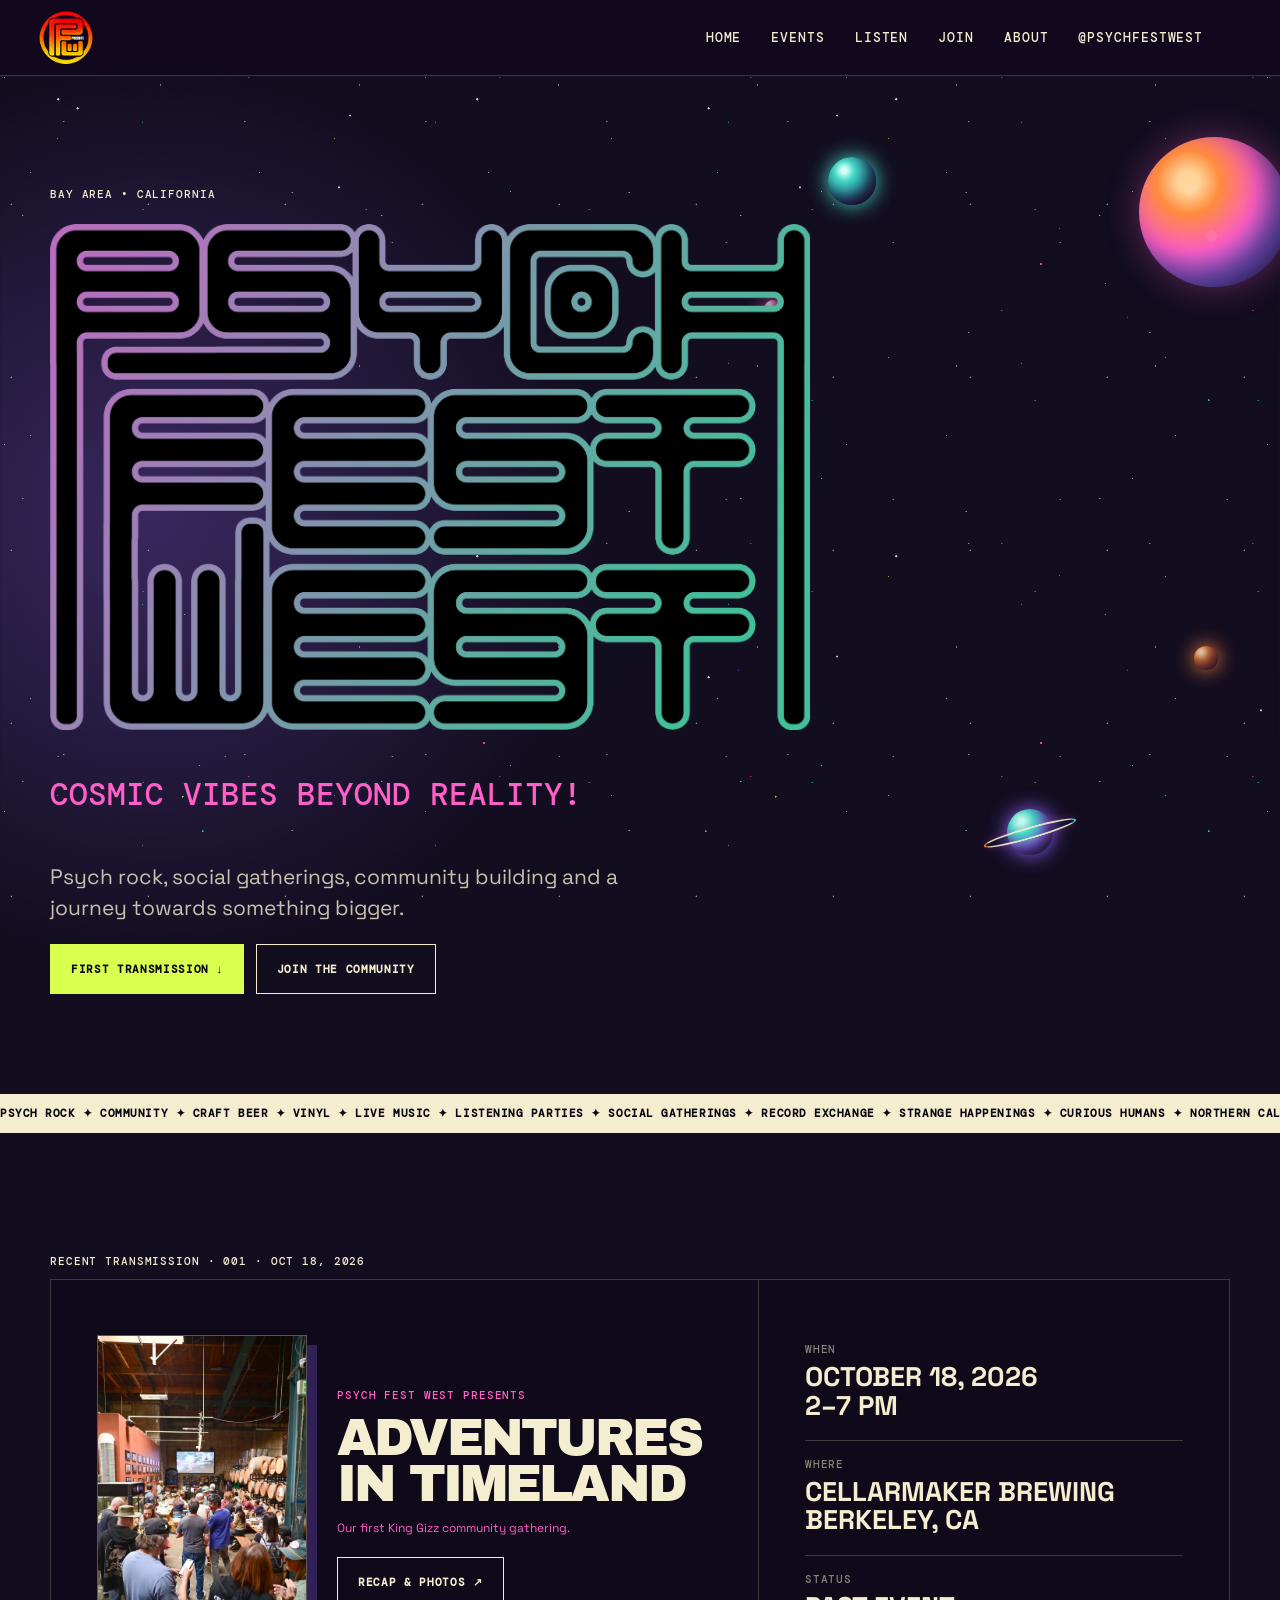
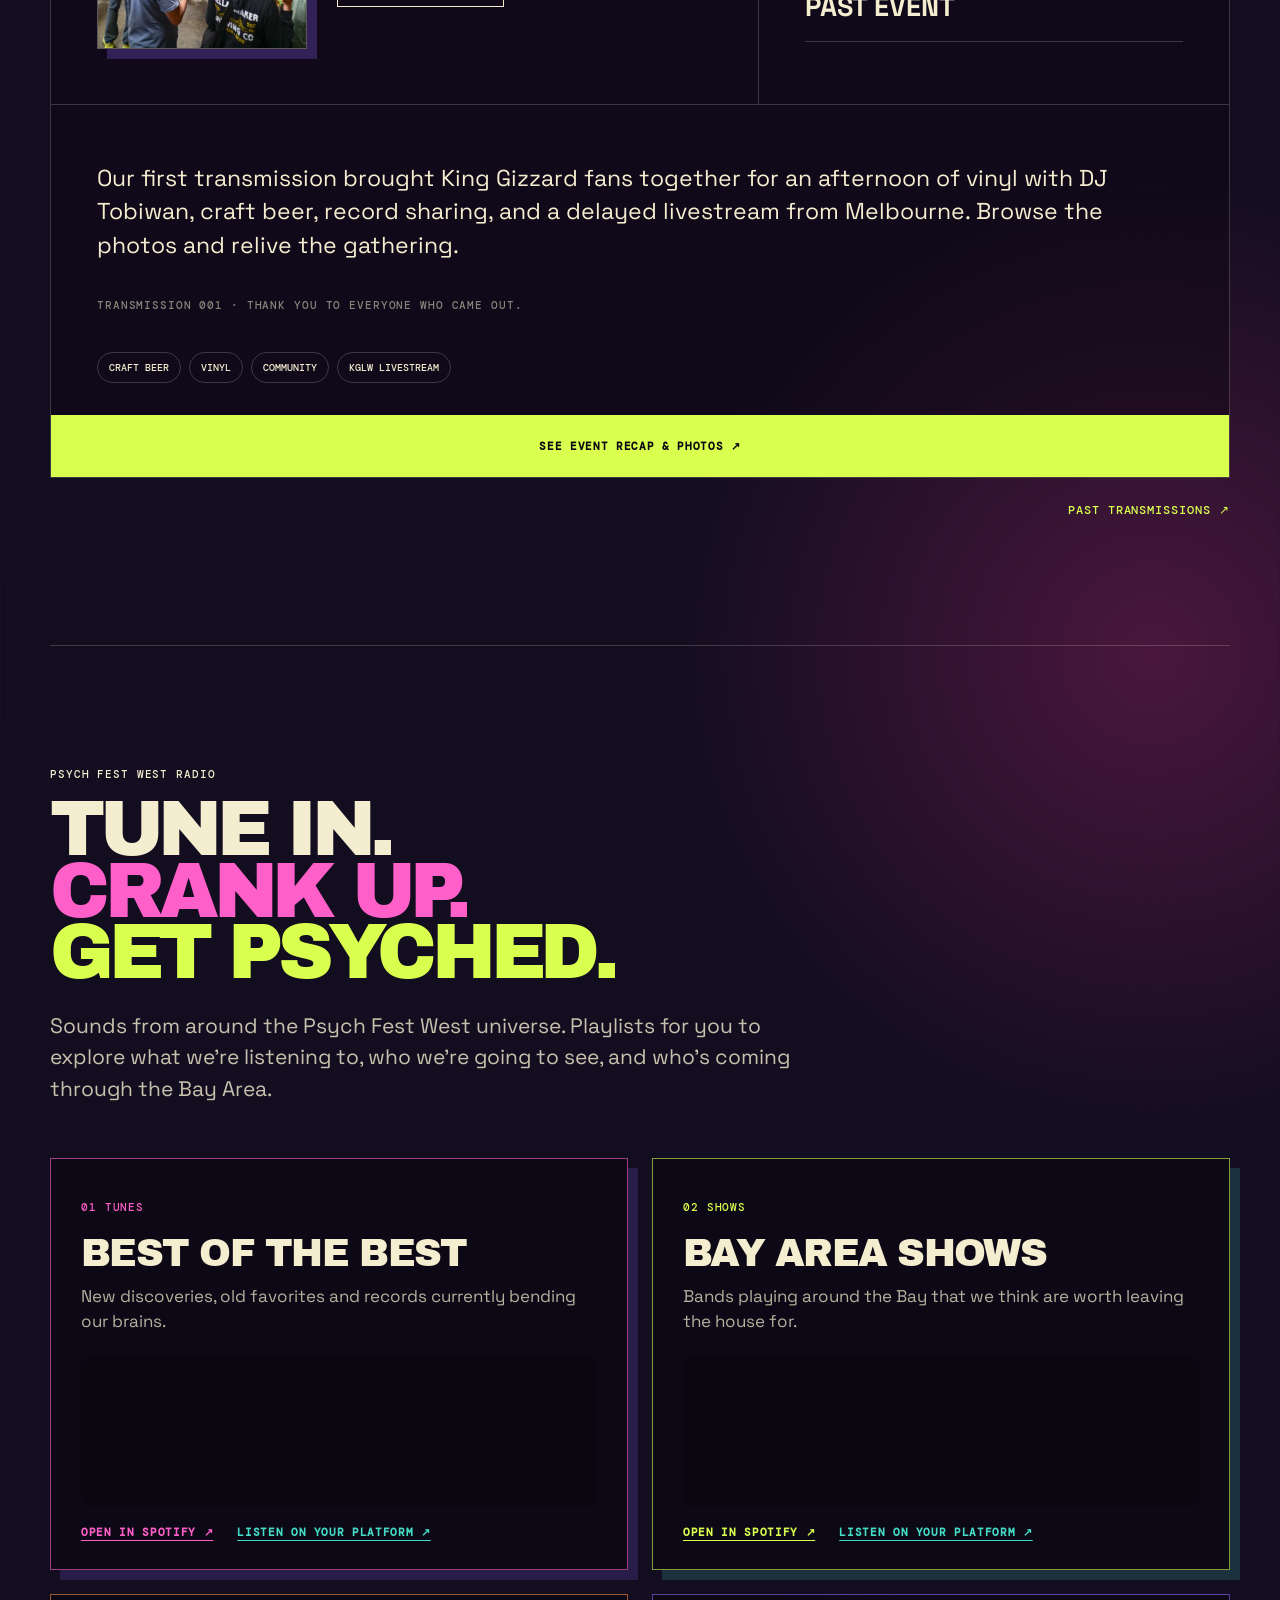
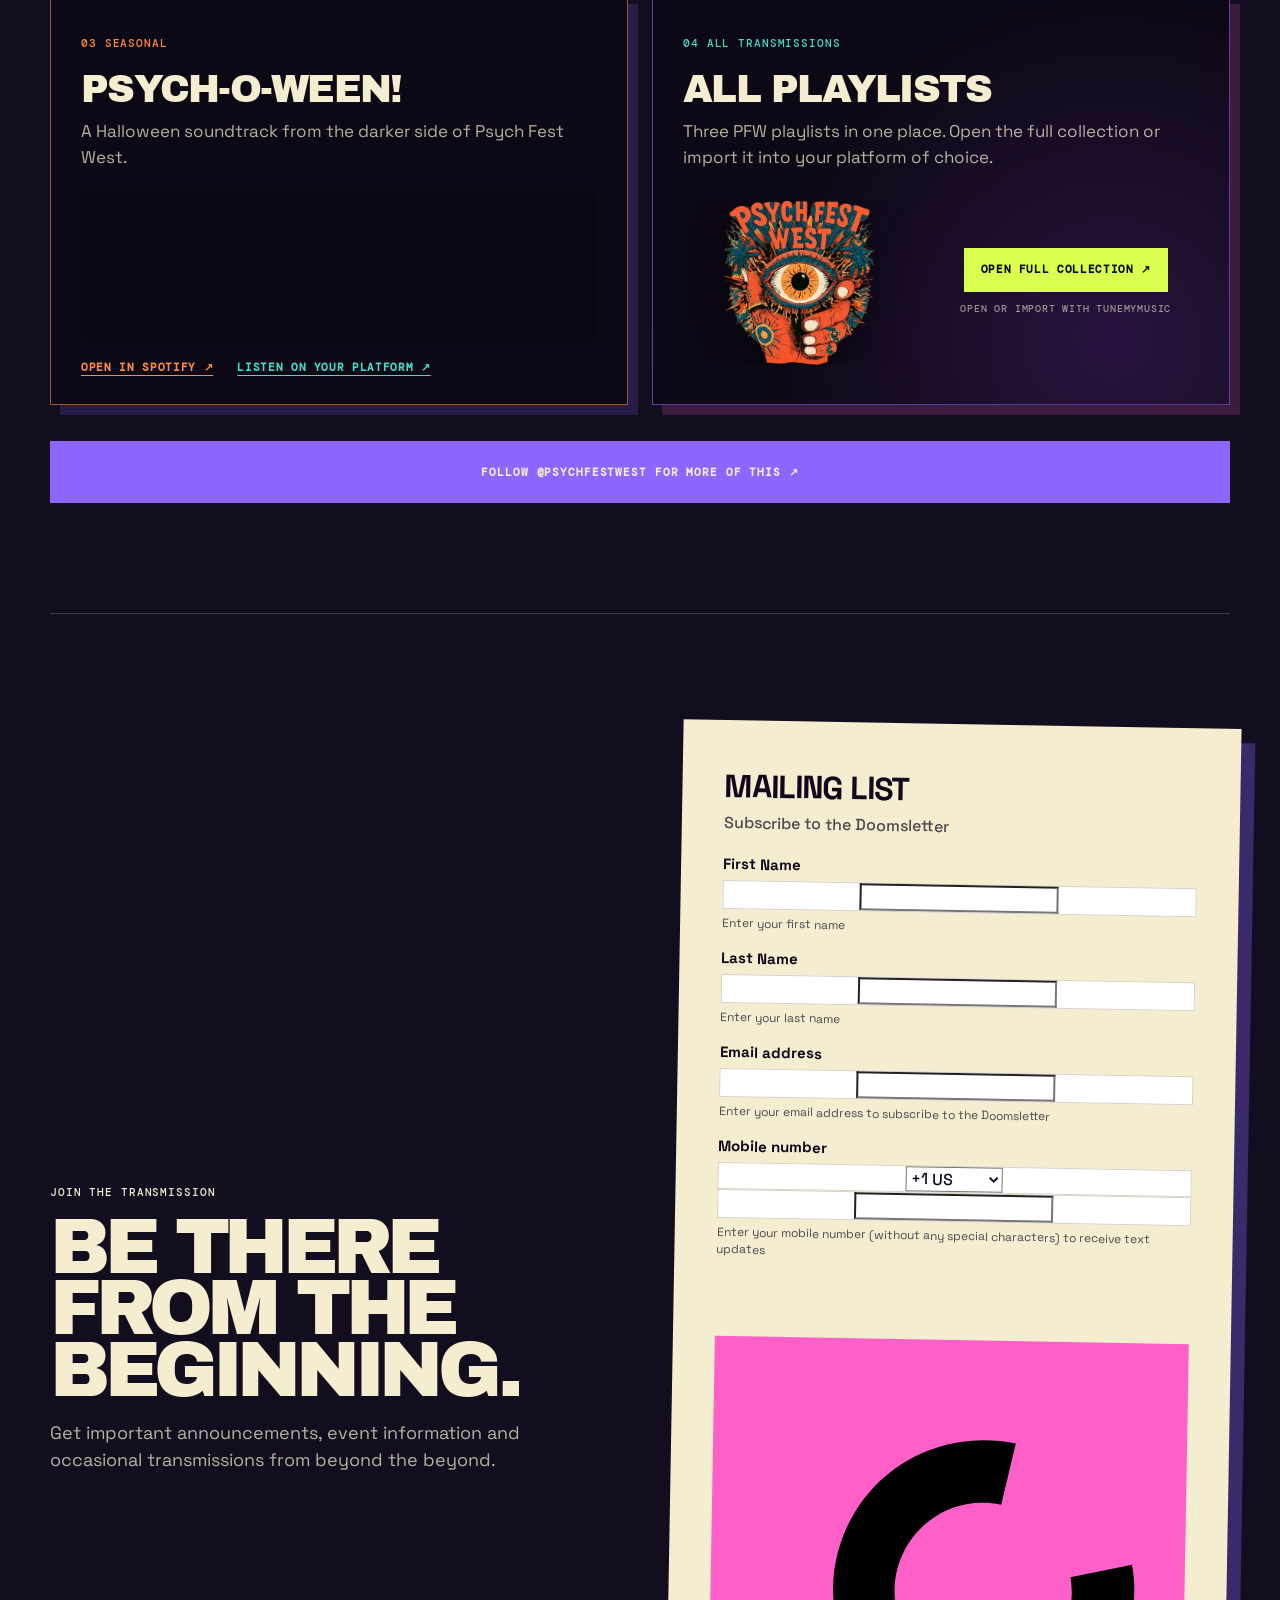
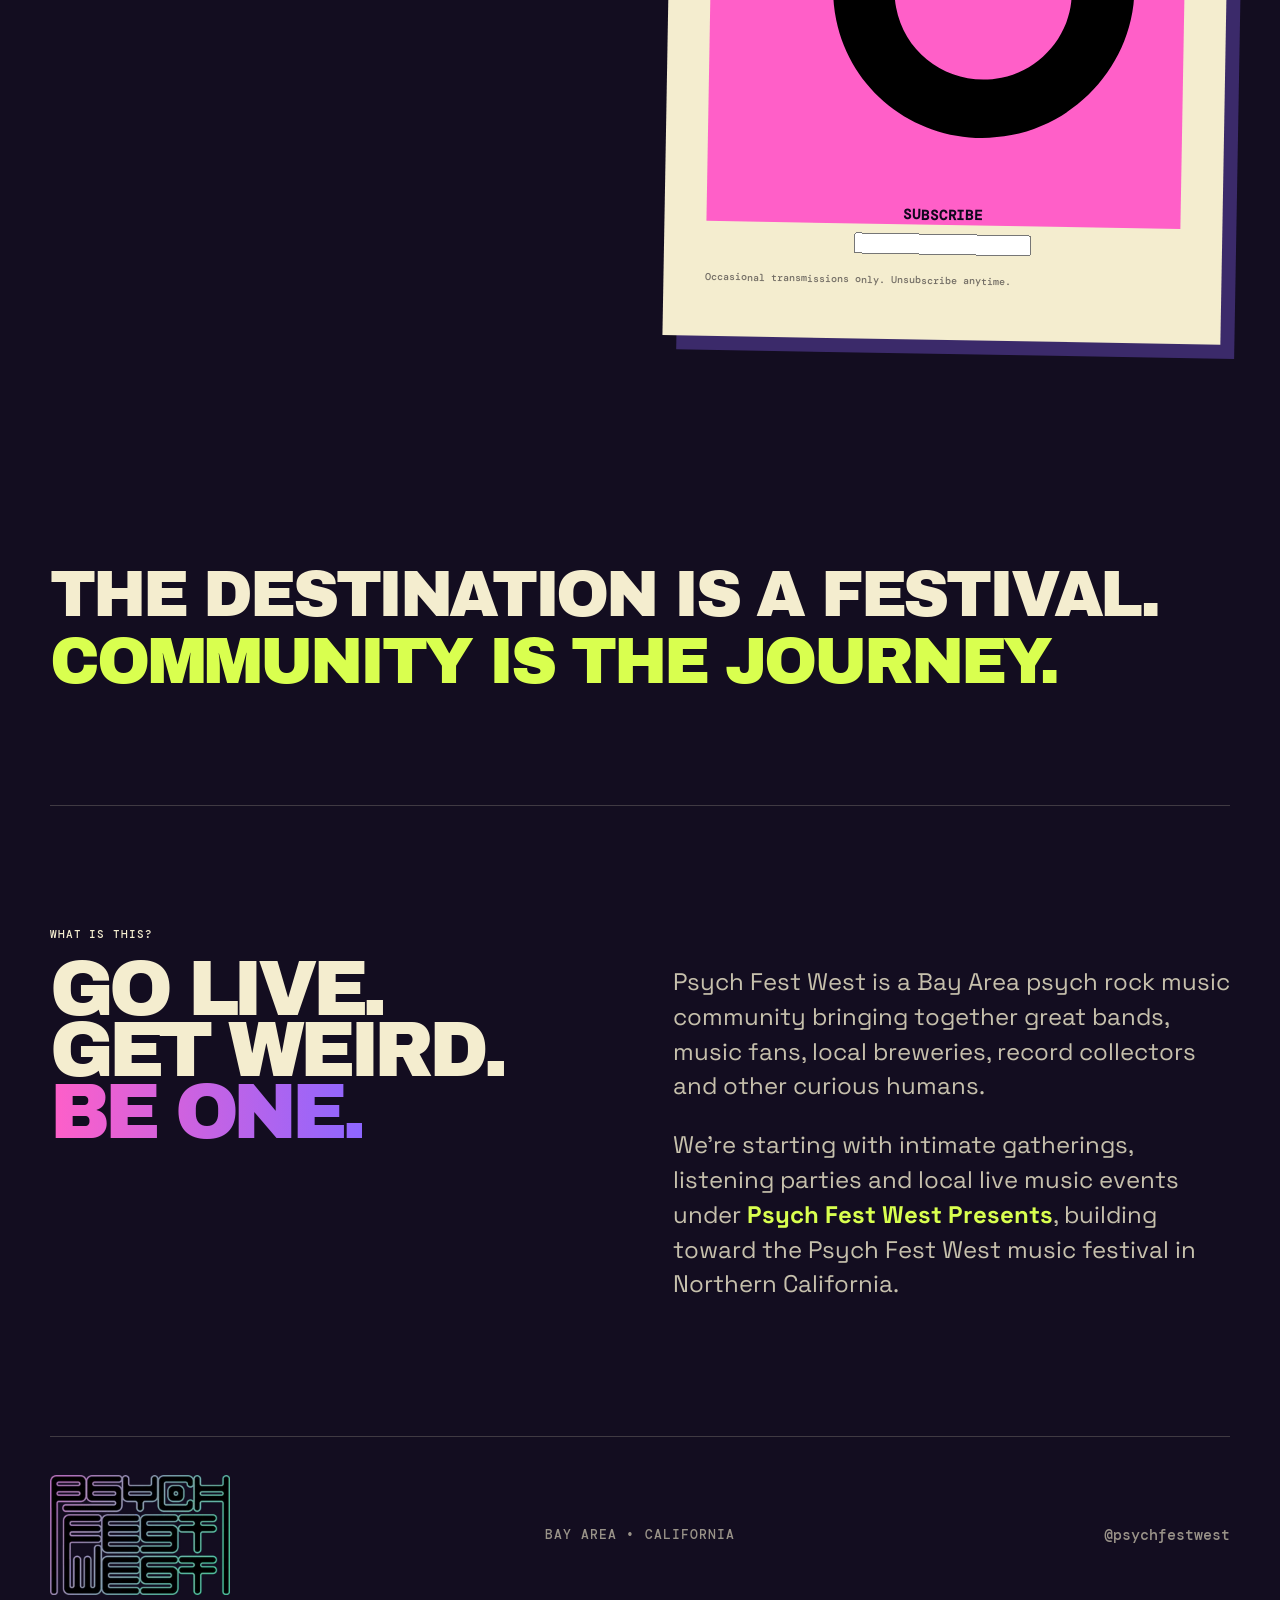
<file: index.html>
<!doctype html>
<html lang="en">
<head>
<meta charset="utf-8"><meta name="viewport" content="width=device-width,initial-scale=1">
<title>Psych Fest West | Cosmic Vibes Beyond Reality</title>
<meta name="description" content="Psych Fest West is building a Bay Area psych rock music community through gatherings, live music and otherworldly happenings.">
<link rel="preconnect" href="https://fonts.googleapis.com">
<link rel="preconnect" href="https://fonts.gstatic.com" crossorigin>
<link href="https://fonts.googleapis.com/css2?family=Archivo+Black&family=DM+Mono:wght@400;500&family=Space+Grotesk:wght@400;500;600;700&display=swap" rel="stylesheet">
<link rel="stylesheet" href="style.css?v=20261102-playlist-layout-2">
<link rel="icon" type="image/png" href="images/pfw-brandmark-circle.png?v=1">

<style>
  @font-face {
    font-display: block;
    font-family: Roboto;
    src: url(https://assets.brevo.com/font/Roboto/Latin/normal/normal/7529907e9eaf8ebb5220c5f9850e3811.woff2) format("woff2"), url(https://assets.brevo.com/font/Roboto/Latin/normal/normal/25c678feafdc175a70922a116c9be3e7.woff) format("woff")
  }
  @font-face {
    font-display: fallback;
    font-family: Roboto;
    font-weight: 600;
    src: url(https://assets.brevo.com/font/Roboto/Latin/medium/normal/6e9caeeafb1f3491be3e32744bc30440.woff2) format("woff2"), url(https://assets.brevo.com/font/Roboto/Latin/medium/normal/71501f0d8d5aa95960f6475d5487d4c2.woff) format("woff")
  }
  @font-face {
    font-display: fallback;
    font-family: Roboto;
    font-weight: 700;
    src: url(https://assets.brevo.com/font/Roboto/Latin/bold/normal/3ef7cf158f310cf752d5ad08cd0e7e60.woff2) format("woff2"), url(https://assets.brevo.com/font/Roboto/Latin/bold/normal/ece3a1d82f18b60bcce0211725c476aa.woff) format("woff")
  }
  :where(.sib-form-message-panel) { display: none; }
  :where(.sib-form-message-panel .sib-notification__icon) { width: 20px; height: 20px; }
  #sib-container input:-ms-input-placeholder { font-family: Helvetica, sans-serif; text-align: left; color: #c0ccda; }
  #sib-container input::placeholder { font-family: Helvetica, sans-serif; text-align: left; color: #c0ccda; }
  #sib-container textarea::placeholder { font-family: Helvetica, sans-serif; text-align: left; color: #c0ccda; }
  #sib-container a { text-decoration: underline; color: #2BB2FC; }
</style>
<link rel="stylesheet" href="https://sibforms.com/forms/end-form/build/sib-styles.css">
</head>
<body>
<div class="space-layer stars-near" aria-hidden="true"></div>
<div class="space-layer stars-far" aria-hidden="true"></div>
<header><a class="pfw" href="#top" aria-label="Psych Fest West home"><img src="images/pfw-brandmark-circle.png?v=1" alt=""></a><nav><a href="#top">Home</a><a href="#event">Events</a><a href="#listen">Listen</a><a href="#join">Join</a><a href="#about">About</a><a href="https://instagram.com/psychfestwest" target="_blank">@psychfestwest</a></nav></header>
<main id="top">
<section class="hero">
<div class="planet"></div>
<div class="satellite satellite-a"></div><div class="satellite satellite-b"></div><div class="satellite satellite-c saturn"></div><div class="satellite satellite-d"></div>
<p class="eyebrow">BAY AREA • CALIFORNIA</p>
<h1 class="hero-logo"><img src="images/pfw-hero-logo.png?v=2" alt="Psych Fest West"></h1>
<p class="tagline">COSMIC VIBES BEYOND REALITY!</p>
<p class="intro">Psych rock, social gatherings, community building and a journey towards something bigger.</p>
<div class="actions"><a class="btn primary" href="#event">FIRST TRANSMISSION ↓</a><a class="btn" href="#join">JOIN THE COMMUNITY</a></div>
</section>
<div class="ticker"><span>PSYCH ROCK ✦ COMMUNITY ✦ CRAFT BEER ✦ VINYL ✦ LIVE MUSIC ✦ LISTENING PARTIES ✦ SOCIAL GATHERINGS ✦ RECORD EXCHANGE ✦ STRANGE HAPPENINGS ✦ CURIOUS HUMANS ✦ NORTHERN CALIFORNIA ✦ BAY AREA ✦ COSMIC VOYAGES ✦ MUSIC FESTIVAL ✦ VINYL ROULETTE ✦ SWAG SWAP ✦ DELAYED LIVE STREAMS ✦ WAH WAH ✦ DOOMSLETTER ✦</span></div>
<section id="event">
<p class="eyebrow">RECENT TRANSMISSION · 001 · OCT 18, 2026</p>
<div class="card">
<div class="flyer-feature"><a class="flyer-link" href="events/001-adventures-in-timeland/" aria-label="View Adventures in Timeland recap"><img src="events/001-adventures-in-timeland/photos/07-crowd-at-cellarmaker.webp" onerror="this.onerror=null;this.src='images/adventures-in-timeland-flyer-preview.webp'" alt="Adventures in Timeland community gathering at Cellarmaker Brewing"></a><div class="flyer-info"><p class="eyebrow pink">PSYCH FEST WEST PRESENTS</p><h3>ADVENTURES<br>IN TIMELAND</h3><p class="event-subtitle">Our first King Gizz community gathering.</p><div class="flyer-actions"><a class="btn" href="events/001-adventures-in-timeland/">RECAP &amp; PHOTOS ↗</a></div></div></div>
<div class="details"><p><small>WHEN</small><strong>OCTOBER 18, 2026<br>2–7 PM</strong></p><p><small>WHERE</small><strong>CELLARMAKER BREWING<br>BERKELEY, CA</strong></p><p><small>STATUS</small><strong>PAST EVENT</strong></p></div>
<div class="copy"><p>Our first transmission brought King Gizzard fans together for an afternoon of vinyl with DJ Tobiwan, craft beer, record sharing, and a delayed livestream from Melbourne. Browse the photos and relive the gathering.</p><small>Transmission 001 · Thank you to everyone who came out.</small></div>
<div class="chips"><span>CRAFT BEER</span><span>VINYL</span><span>COMMUNITY</span><span>KGLW LIVESTREAM</span></div><a class="btn primary full" href="events/001-adventures-in-timeland/">SEE EVENT RECAP &amp; PHOTOS ↗</a>
</div><p style="margin-top:20px;text-align:right"><a href="events/" style="font:500 12px 'DM Mono';letter-spacing:.08em;color:#d9ff4f;text-decoration:none">PAST TRANSMISSIONS ↗</a></p></section>
<section id="listen" class="listen-section">
  <div class="listen-intro">
    <p class="eyebrow">PSYCH FEST WEST RADIO</p>
    <h2 class="listen-heading"><span>TUNE IN.</span><span>CRANK UP.</span><span>GET PSYCHED.</span></h2>
    <p class="listen-lead">Sounds from around the Psych Fest West universe. Playlists for you to explore what we're listening to, who we're going to see, and who's coming through the Bay Area.</p>
  </div>

  <div class="playlist-grid playlist-four-grid">
    <article class="playlist-card recommends">
      <p class="eyebrow pink">01 TUNES</p>
      <h3>BEST OF THE BEST</h3>
      <p>New discoveries, old favorites and records currently bending our brains.</p>
      <div class="spotify-embed">
        <iframe src="https://open.spotify.com/embed/playlist/5JUgGzjl8Ysv2zGS9pFzxe?utm_source=generator" title="Psych Fest West Recommends Spotify playlist" loading="lazy" allow="autoplay; clipboard-write; encrypted-media; fullscreen; picture-in-picture"></iframe>
      </div>
      <div class="playlist-actions"><a class="playlist-link pink-link" href="https://open.spotify.com/playlist/5JUgGzjl8Ysv2zGS9pFzxe?si=257360b3ffd74805" target="_blank" rel="noopener noreferrer">OPEN IN SPOTIFY ↗</a><a class="playlist-link universal-link" href="https://www.tunemymusic.com/share/W6Sx6gOrJg" target="_blank" rel="noopener noreferrer">LISTEN ON YOUR PLATFORM ↗</a></div>
    </article>

    <article class="playlist-card shows">
      <p class="eyebrow lime">02 SHOWS</p>
      <h3>BAY AREA SHOWS</h3>
      <p>Bands playing around the Bay that we think are worth leaving the house for.</p>
      <div class="spotify-embed">
        <iframe src="https://open.spotify.com/embed/playlist/0yozma19meqlBcslBq3ujX?utm_source=generator" title="Psych Fest West Shows Bay Area Spotify playlist" loading="lazy" allow="autoplay; clipboard-write; encrypted-media; fullscreen; picture-in-picture"></iframe>
      </div>
      <div class="playlist-actions"><a class="playlist-link lime-link" href="https://open.spotify.com/playlist/0yozma19meqlBcslBq3ujX?si=d1867e28f3274eda" target="_blank" rel="noopener noreferrer">OPEN IN SPOTIFY ↗</a><a class="playlist-link universal-link" href="https://www.tunemymusic.com/share/KdclQhajnY" target="_blank" rel="noopener noreferrer">LISTEN ON YOUR PLATFORM ↗</a></div>
    </article>

    <article class="playlist-card halloween">
      <p class="eyebrow spooky">03 SEASONAL</p>
      <h3>PSYCH-O-WEEN!</h3>
      <p>A Halloween soundtrack from the darker side of Psych Fest West.</p>
      <div class="spotify-embed">
        <iframe src="https://open.spotify.com/embed/playlist/6AFWuvqppoFKTveqXZCKiC?utm_source=generator" title="Psych Fest West Halloween Spooktacular Spotify playlist" loading="lazy" allow="autoplay; clipboard-write; encrypted-media; fullscreen; picture-in-picture"></iframe>
      </div>
      <div class="playlist-actions"><a class="playlist-link spooky-link" href="https://open.spotify.com/playlist/6AFWuvqppoFKTveqXZCKiC?si=0e197ae8d68843f0" target="_blank" rel="noopener noreferrer">OPEN IN SPOTIFY ↗</a><a class="playlist-link universal-link" href="https://www.tunemymusic.com/share/e5umHFnB79" target="_blank" rel="noopener noreferrer">LISTEN ON YOUR PLATFORM ↗</a></div>
    </article>

    <article class="playlist-card playlist-collection">
      <p class="eyebrow collection-label">04 ALL TRANSMISSIONS</p>
      <h3>ALL PLAYLISTS</h3>
      <p>Three PFW playlists in one place. Open the full collection or import it into your platform of choice.</p>
      <div class="collection-feature" style="display:grid;grid-template-columns:minmax(0,1fr) minmax(0,1.15fr);gap:18px;align-items:center;width:100%;">
        <div class="playlist-collection-art" style="min-width:0;padding:0;display:flex;justify-content:center;align-items:center;"><img src="images/pfw-playlist-collection.webp" alt="Psych Fest West playlist collection artwork" loading="lazy"></div>
        <div class="collection-action">
          <a class="btn primary collection-cta"  href="https://www.tunemymusic.com/share/OsJhCO4FXD" target="_blank" rel="noopener noreferrer">OPEN FULL COLLECTION ↗</a>
          <small class="collection-note">Open or import with TuneMyMusic</small>
        </div>
      </div>
    </article>
  </div>

  <div class="listen-social">
    <a href="https://instagram.com/psychfestwest" target="_blank" rel="noopener noreferrer">FOLLOW&nbsp;<span>@PSYCHFESTWEST</span>&nbsp;FOR MORE OF THIS ↗</a>
  </div>
</section>
<section id="join" class="two join">
<div><p class="eyebrow">JOIN THE TRANSMISSION</p><h2>BE THERE<br>FROM THE<br>BEGINNING.</h2><p>Get important announcements, event information and occasional transmissions from beyond the beyond.</p></div>
<div class="signup live-signup">
  <div class="brevo-embed">
    <div class="sib-form" style="text-align: center; background-color: #EFF2F7;">
      <div id="sib-form-container" class="sib-form-container">
        <div id="error-message" class="sib-form-message-panel" style="font-size:16px; text-align:left; font-family:Helvetica, sans-serif; color:#661d1d; background-color:#ffeded; border-radius:3px; border-color:#ff4949;max-width:540px;">
          <div class="sib-form-message-panel__text sib-form-message-panel__text--center">
            <svg viewBox="0 0 512 512" class="sib-icon sib-notification__icon"><path d="M256 40c118.6 0 216 96.7 216 216S375.3 472 256 472 40 375.3 40 256 137.4 40 256 40zm0 392c97.3 0 176-78.7 176-176S353.3 80 256 80 80 158.7 80 256s78.7 176 176 176zm-20-256h40v112h-40V176zm0 144h40v40h-40v-40z"/></svg>
            <span class="sib-form-message-panel__inner-text">Your subscription could not be saved. Please try again.</span>
          </div>
        </div>
        <div id="success-message" class="sib-form-message-panel" style="font-size:16px; text-align:left; font-family:Helvetica, sans-serif; color:#085229; background-color:#e7faf0; border-radius:3px; border-color:#13ce66;max-width:540px;">
          <div class="sib-form-message-panel__text sib-form-message-panel__text--center">
            <svg viewBox="0 0 512 512" class="sib-icon sib-notification__icon"><path d="M256 40c118.6 0 216 96.7 216 216S375.3 472 256 472 40 375.3 40 256 137.4 40 256 40zm0 392c97.3 0 176-78.7 176-176S353.3 80 256 80 80 158.7 80 256s78.7 176 176 176zm88.2-198.7L240 337.5l-72.2-72.2 28.3-28.3 43.9 43.9 75.9-75.9 28.3 28.3z"/></svg>
            <span class="sib-form-message-panel__inner-text">We're psyched! Your subscription has been successful.</span>
          </div>
        </div>
        <div id="sib-container" class="sib-container--large sib-container--vertical" style="text-align:center; background-color:rgba(255,255,255,1); max-width:540px; border-radius:3px; border-width:1px; border-color:#C0CCD9; border-style:solid; direction:ltr">
          <form id="sib-form" method="POST" action="https://bec2852a.sibforms.com/serve/[base64]" data-type="subscription">
            <div class="pfw-mailing-heading-row" style="padding: 8px 0;"><div class="sib-form-block pfw-mailing-heading" style="text-align:left; background-color:transparent;"><p>MAILING LIST</p></div></div>
            <div class="pfw-mailing-subtitle-row" style="padding: 0 0 12px;"><div class="sib-form-block pfw-mailing-subtitle" style="text-align:left; background-color:transparent;"><p>Subscribe to the Doomsletter</p></div></div>
            <div style="padding: 8px 0;"><div class="sib-input sib-form-block"><div class="form__entry entry_block"><div class="form__label-row"><label class="entry__label" style="font-weight:700; text-align:left; font-size:16px; text-align:left; color:#3c4858;" for="FIRSTNAME">First Name</label><div class="entry__field"><input class="input " maxlength="200" type="text" id="FIRSTNAME" name="FIRSTNAME" autocomplete="off" data-required="true" required /></div></div><label class="entry__error entry__error--primary" style="font-size:16px; text-align:left; font-family:Helvetica, sans-serif; color:#661d1d; background-color:#ffeded; border-radius:3px; border-color:#ff4949;"></label><label class="entry__specification" style="font-size:12px; text-align:left; font-family:Helvetica, sans-serif; color:#8390A4; text-align:left">Enter your first name</label></div></div></div>
            <div style="padding: 8px 0;"><div class="sib-input sib-form-block"><div class="form__entry entry_block"><div class="form__label-row"><label class="entry__label" style="font-weight:700; text-align:left; font-size:16px; text-align:left; color:#3c4858;" for="LASTNAME">Last Name</label><div class="entry__field"><input class="input " maxlength="200" type="text" id="LASTNAME" name="LASTNAME" autocomplete="off" data-required="true" required /></div></div><label class="entry__error entry__error--primary" style="font-size:16px; text-align:left; font-family:Helvetica, sans-serif; color:#661d1d; background-color:#ffeded; border-radius:3px; border-color:#ff4949;"></label><label class="entry__specification" style="font-size:12px; text-align:left; font-family:Helvetica, sans-serif; color:#8390A4; text-align:left">Enter your last name</label></div></div></div>
            <div style="padding: 8px 0;"><div class="sib-input sib-form-block"><div class="form__entry entry_block"><div class="form__label-row"><label class="entry__label" style="font-weight:700; text-align:left; font-size:16px; text-align:left; color:#3c4858;" for="EMAIL">Email address</label><div class="entry__field"><input class="input " type="text" id="EMAIL" name="EMAIL" autocomplete="off" data-required="true" required /></div></div><label class="entry__error entry__error--primary" style="font-size:16px; text-align:left; font-family:Helvetica, sans-serif; color:#661d1d; background-color:#ffeded; border-radius:3px; border-color:#ff4949;"></label><label class="entry__specification" style="font-size:12px; text-align:left; font-family:Helvetica, sans-serif; color:#8390A4; text-align:left">Enter your email address to subscribe to the Doomsletter</label></div></div></div>
            <div style="padding: 8px 0;"><div class="sib-sms-field sib-form-block"><div class="form__entry entry_block"><div class="form__label-row"><label class="entry__label" style="font-weight:700; text-align:left; font-size:16px; text-align:left; color:#3c4858;" for="SMS">Mobile number</label><div class="sib-sms-input-wrapper"><div class="sib-sms-input" data-placeholder="" data-required="" data-country-code="US" data-value=""><div class="entry__field"><select class="input" name="SMS__COUNTRY_CODE"><option value="+1" selected>+1 US</option><option value="+93">+93 AF</option><option value="+355">+355 AL</option><option value="+213">+213 DZ</option><option value="+1684">+1684 AS</option><option value="+376">+376 AD</option><option value="+244">+244 AO</option><option value="+1264">+1264 AI</option><option value="+672">+672 AQ</option><option value="+1268">+1268 AG</option><option value="+54">+54 AR</option><option value="+374">+374 AM</option><option value="+297">+297 AW</option><option value="+61">+61 AU</option><option value="+43">+43 AT</option><option value="+994">+994 AZ</option><option value="+1242">+1242 BS</option><option value="+973">+973 BH</option><option value="+880">+880 BD</option><option value="+1246">+1246 BB</option><option value="+375">+375 BY</option><option value="+32">+32 BE</option><option value="+501">+501 BZ</option><option value="+229">+229 BJ</option><option value="+1441">+1441 BM</option><option value="+975">+975 BT</option><option value="+591">+591 BO</option><option value="+387">+387 BA</option><option value="+267">+267 BW</option><option value="+55">+55 BR</option><option value="+246">+246 IO</option><option value="+673">+673 BN</option><option value="+359">+359 BG</option><option value="+226">+226 BF</option><option value="+257">+257 BI</option><option value="+238">+238 CV</option><option value="+855">+855 KH</option><option value="+237">+237 CM</option><option value="+1">+1 CA</option><option value="+1345">+1345 KY</option><option value="+236">+236 CF</option><option value="+235">+235 TD</option><option value="+56">+56 CL</option><option value="+86">+86 CN</option><option value="+61">+61 CX</option><option value="+61">+61 CC</option><option value="+57">+57 CO</option><option value="+269">+269 KM</option><option value="+242">+242 CG</option><option value="+243">+243 CD</option><option value="+682">+682 CK</option><option value="+506">+506 CR</option><option value="+225">+225 CI</option><option value="+385">+385 HR</option><option value="+53">+53 CU</option><option value="+599">+599 CW</option><option value="+357">+357 CY</option><option value="+420">+420 CZ</option><option value="+45">+45 DK</option><option value="+253">+253 DJ</option><option value="+1767">+1767 DM</option><option value="+1809">+1809 DO</option><option value="+1829">+1829 DO</option><option value="+1849">+1849 DO</option><option value="+593">+593 EC</option><option value="+20">+20 EG</option><option value="+503">+503 SV</option><option value="+240">+240 GQ</option><option value="+291">+291 ER</option><option value="+372">+372 EE</option><option value="+268">+268 SZ</option><option value="+251">+251 ET</option><option value="+500">+500 FK</option><option value="+298">+298 FO</option><option value="+679">+679 FJ</option><option value="+358">+358 FI</option><option value="+33">+33 FR</option><option value="+594">+594 GF</option><option value="+689">+689 PF</option><option value="+241">+241 GA</option><option value="+220">+220 GM</option><option value="+995">+995 GE</option><option value="+49">+49 DE</option><option value="+233">+233 GH</option><option value="+350">+350 GI</option><option value="+30">+30 GR</option><option value="+299">+299 GL</option><option value="+1473">+1473 GD</option><option value="+590">+590 GP</option><option value="+1671">+1671 GU</option><option value="+502">+502 GT</option><option value="+44">+44 GG</option><option value="+224">+224 GN</option><option value="+245">+245 GW</option><option value="+592">+592 GY</option><option value="+509">+509 HT</option><option value="+504">+504 HN</option><option value="+852">+852 HK</option><option value="+36">+36 HU</option><option value="+354">+354 IS</option><option value="+91">+91 IN</option><option value="+62">+62 ID</option><option value="+98">+98 IR</option><option value="+964">+964 IQ</option><option value="+353">+353 IE</option><option value="+44">+44 IM</option><option value="+972">+972 IL</option><option value="+39">+39 IT</option><option value="+1876">+1876 JM</option><option value="+81">+81 JP</option><option value="+44">+44 JE</option><option value="+962">+962 JO</option><option value="+7">+7 KZ</option><option value="+254">+254 KE</option><option value="+686">+686 KI</option><option value="+850">+850 KP</option><option value="+82">+82 KR</option><option value="+965">+965 KW</option><option value="+996">+996 KG</option><option value="+856">+856 LA</option><option value="+371">+371 LV</option><option value="+961">+961 LB</option><option value="+266">+266 LS</option><option value="+231">+231 LR</option><option value="+218">+218 LY</option><option value="+423">+423 LI</option><option value="+370">+370 LT</option><option value="+352">+352 LU</option><option value="+853">+853 MO</option><option value="+389">+389 MK</option><option value="+261">+261 MG</option><option value="+265">+265 MW</option><option value="+60">+60 MY</option><option value="+960">+960 MV</option><option value="+223">+223 ML</option><option value="+356">+356 MT</option><option value="+692">+692 MH</option><option value="+596">+596 MQ</option><option value="+222">+222 MR</option><option value="+230">+230 MU</option><option value="+262">+262 YT</option><option value="+52">+52 MX</option><option value="+691">+691 FM</option><option value="+373">+373 MD</option><option value="+377">+377 MC</option><option value="+976">+976 MN</option><option value="+382">+382 ME</option><option value="+1664">+1664 MS</option><option value="+212">+212 MA</option><option value="+258">+258 MZ</option><option value="+95">+95 MM</option><option value="+264">+264 NA</option><option value="+674">+674 NR</option><option value="+977">+977 NP</option><option value="+31">+31 NL</option><option value="+687">+687 NC</option><option value="+64">+64 NZ</option><option value="+505">+505 NI</option><option value="+227">+227 NE</option><option value="+234">+234 NG</option><option value="+683">+683 NU</option><option value="+672">+672 NF</option><option value="+1670">+1670 MP</option><option value="+47">+47 NO</option><option value="+968">+968 OM</option><option value="+92">+92 PK</option><option value="+680">+680 PW</option><option value="+970">+970 PS</option><option value="+507">+507 PA</option><option value="+675">+675 PG</option><option value="+595">+595 PY</option><option value="+51">+51 PE</option><option value="+63">+63 PH</option><option value="+48">+48 PL</option><option value="+351">+351 PT</option><option value="+1787">+1787 PR</option><option value="+1939">+1939 PR</option><option value="+974">+974 QA</option><option value="+262">+262 RE</option><option value="+40">+40 RO</option><option value="+7">+7 RU</option><option value="+250">+250 RW</option><option value="+590">+590 BL</option><option value="+290">+290 SH</option><option value="+1869">+1869 KN</option><option value="+1758">+1758 LC</option><option value="+590">+590 MF</option><option value="+508">+508 PM</option><option value="+1784">+1784 VC</option><option value="+685">+685 WS</option><option value="+378">+378 SM</option><option value="+239">+239 ST</option><option value="+966">+966 SA</option><option value="+221">+221 SN</option><option value="+381">+381 RS</option><option value="+248">+248 SC</option><option value="+232">+232 SL</option><option value="+65">+65 SG</option><option value="+1721">+1721 SX</option><option value="+421">+421 SK</option><option value="+386">+386 SI</option><option value="+677">+677 SB</option><option value="+252">+252 SO</option><option value="+27">+27 ZA</option><option value="+211">+211 SS</option><option value="+34">+34 ES</option><option value="+94">+94 LK</option><option value="+249">+249 SD</option><option value="+597">+597 SR</option><option value="+47">+47 SJ</option><option value="+46">+46 SE</option><option value="+41">+41 CH</option><option value="+963">+963 SY</option><option value="+886">+886 TW</option><option value="+992">+992 TJ</option><option value="+255">+255 TZ</option><option value="+66">+66 TH</option><option value="+670">+670 TL</option><option value="+228">+228 TG</option><option value="+690">+690 TK</option><option value="+676">+676 TO</option><option value="+1868">+1868 TT</option><option value="+216">+216 TN</option><option value="+90">+90 TR</option><option value="+993">+993 TM</option><option value="+1649">+1649 TC</option><option value="+688">+688 TV</option><option value="+256">+256 UG</option><option value="+380">+380 UA</option><option value="+971">+971 AE</option><option value="+44">+44 GB</option><option value="+598">+598 UY</option><option value="+998">+998 UZ</option><option value="+678">+678 VU</option><option value="+39">+39 VA</option><option value="+58">+58 VE</option><option value="+84">+84 VN</option><option value="+1284">+1284 VG</option><option value="+1340">+1340 VI</option><option value="+681">+681 WF</option><option value="+967">+967 YE</option><option value="+260">+260 ZM</option><option value="+263">+263 ZW</option></select></div><div class="entry__field"><input type="tel" class="input" id="SMS" name="SMS" autocomplete="off" /></div></div></div><label class="entry__error entry__error--primary" style="font-size:16px; text-align:left; font-family:Helvetica, sans-serif; color:#661d1d; background-color:#ffeded; border-radius:3px; border-color:#ff4949;"></label><label class="entry__specification" style="font-size:12px; text-align:left; font-family:Helvetica, sans-serif; color:#8390A4; text-align:left">Enter your mobile number (without any special characters) to receive text updates</label></div></div></div>
            <div class="recaptcha-badge-slot"><div class="g-recaptcha-v3" data-sitekey="6LcMPq0tAAAAAIVNwkASyslaIljX_u_aDSQ9hKMR" style="display: none"></div></div>
            <div style="padding: 8px 0;"><div class="sib-form-block" style="text-align:left"><button class="sib-form-block__button sib-form-block__button-with-loader" style="font-size:16px; text-align:left; font-weight:700; font-family:Helvetica, sans-serif; color:#FFFFFF; background-color:#3E4857; border-radius:3px; border-width:0px;" form="sib-form" type="submit"><svg class="icon clickable__icon progress-indicator__icon sib-hide-loader-icon" viewBox="0 0 512 512"><path d="M460.2 305.8c-13.8 65-65.2 116.4-130.2 130.2-88.8 18.8-176.6-35.6-196.6-124.4-20.4-90.4 37.8-180.2 128.2-198.6 22.8-4.6 45.4-4.6 67.6-.6l-15 68.2c-12.8-2.2-25.6-2.4-38.6.2-52.8 10.8-87 63.2-76 116 11 54 64.4 87.8 118.2 75.8 36.8-8.2 66-37.4 74.2-74.2 2.8-13 2.8-25.8.4-38.6l68-15c4.2 20.2 4.2 40.6-.2 61z"/></svg>SUBSCRIBE</button></div></div>
            <input type="text" name="email_address_check" value="" class="input--hidden"><input type="hidden" name="locale" value="en">
          </form>
        </div>
      </div>
    </div>
    <script>
      window.REQUIRED_CODE_ERROR_MESSAGE = 'Please choose a country code';
      window.LOCALE = 'en';
      window.EMAIL_INVALID_MESSAGE = window.SMS_INVALID_MESSAGE = "The information provided is invalid. Please review the field format and try again.";
      window.REQUIRED_ERROR_MESSAGE = "This field cannot be left blank. ";
      window.GENERIC_INVALID_MESSAGE = "The information provided is invalid. Please review the field format and try again.";
      window.INVALID_NUMBER = "The information provided is invalid. Please review the field format and try again.";
      window.INVALID_DATE = "Please enter a valid date";
      window.REQUIRED_MULTISELECT_MESSAGE = 'Please select at least 1 option';
      window.translation = { common: { selectedList: '{quantity} list selected', selectedLists: '{quantity} lists selected', selectedOption: '{quantity} selected', selectedOptions: '{quantity} selected' } };
      var AUTOHIDE = Boolean(0);
    </script>
    <script defer src="https://sibforms.com/forms/end-form/build/main.js"></script>
    <script src="https://www.google.com/recaptcha/api.js?render=6LcMPq0tAAAAAIVNwkASyslaIljX_u_aDSQ9hKMR&hl=en" async defer></script>
  </div>
  <p class="note">Occasional transmissions only. Unsubscribe anytime.</p>
</div>
</section>

<section class="manifesto">
  <p>THE DESTINATION IS A FESTIVAL.</p>
  <p>COMMUNITY IS THE JOURNEY.</p>
</section>
<section id="about" class="two"><div><p class="eyebrow">WHAT IS THIS?</p><h2>GO LIVE.<br>GET WEIRD.<br><span class="be-one">BE ONE.</span></h2></div><div class="bodycopy"><p>Psych Fest West is a Bay Area psych rock music community bringing together great bands, music fans, local breweries, record collectors and other curious humans.</p><p>We’re starting with intimate gatherings, listening parties and local live music events under <strong>Psych Fest West Presents</strong>, building toward the Psych Fest West music festival in Northern California.</p></div></section>
</main>
<footer><a class="footer-logo" href="#top" aria-label="Psych Fest West home"><img src="images/pfw-footer-logo.webp?v=1" alt="Psych Fest West"></a><span class="footer-location">BAY AREA • CALIFORNIA</span><a class="instagram-link" href="https://instagram.com/psychfestwest" target="_blank" rel="noopener noreferrer">@psychfestwest</a></footer>
<script src="script.js"></script>
</body></html>
</file>
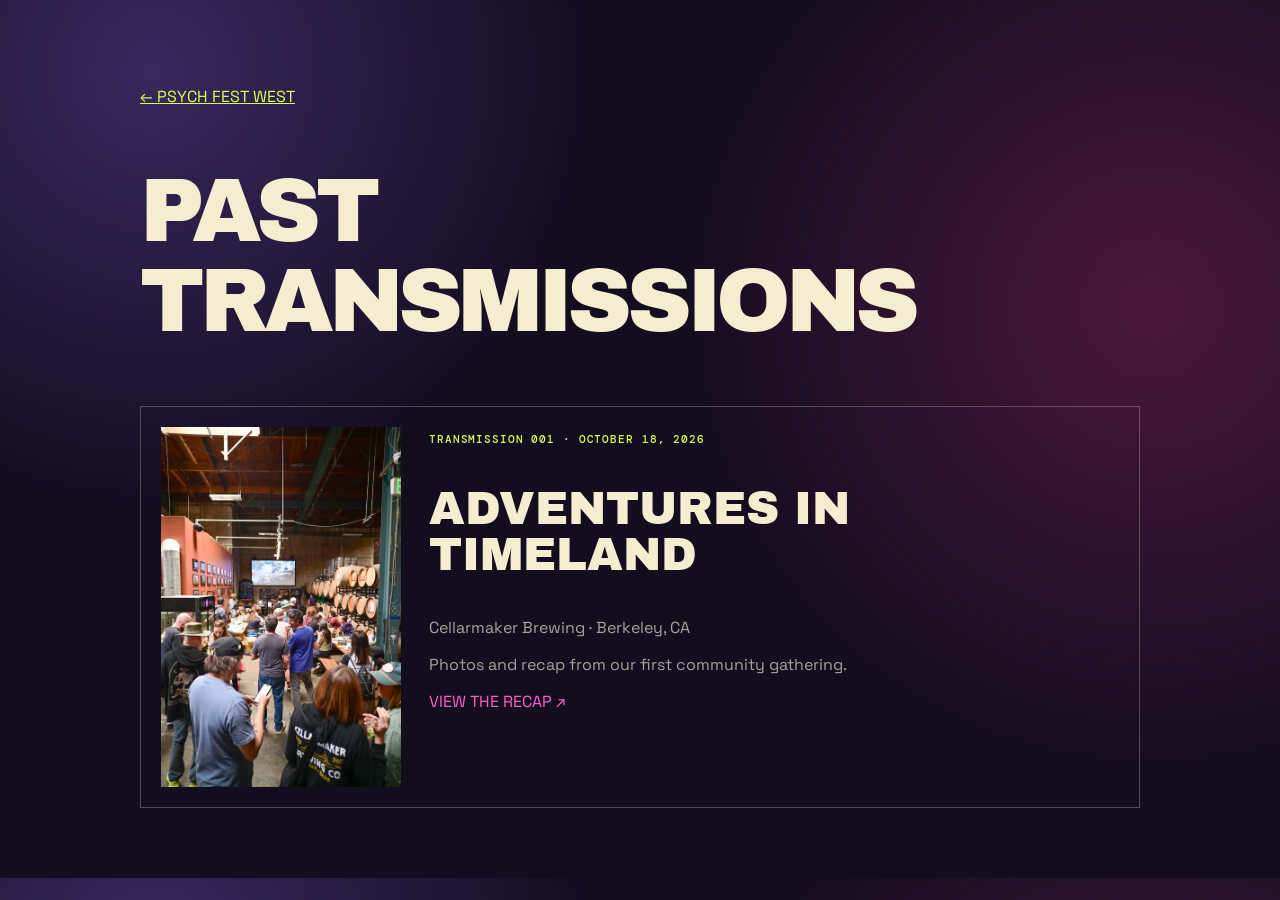
<file: events/index.html>
<!doctype html><html lang="en"><head><meta charset="utf-8"><meta name="viewport" content="width=device-width,initial-scale=1"><title>Past Transmissions | Psych Fest West</title><link href="https://fonts.googleapis.com/css2?family=Archivo+Black&family=DM+Mono:wght@400;500&family=Space+Grotesk:wght@400;500;600;700&display=swap" rel="stylesheet"><link rel="stylesheet" href="../style.css"><style>.events-wrap{width:min(calc(100% - 34px),1000px);margin:0 auto;padding:70px 0}.events-wrap h1{font:400 clamp(48px,7vw,95px)/1 'Archivo Black';letter-spacing:-.06em}.events-link{display:grid;grid-template-columns:240px 1fr;gap:28px;border:1px solid #f4edcf44;padding:20px;color:#f4edcf;text-decoration:none}.events-link img{width:100%}.events-link h2{font:400 clamp(28px,4vw,46px)/1 'Archivo Black'}.events-link p{color:#f4edcfaa}.events-link small{color:#d9ff4f}@media(max-width:600px){.events-link{grid-template-columns:1fr}} </style></head><body><div class="events-wrap"><p><a href="../" style="color:#d9ff4f">← PSYCH FEST WEST</a></p><h1>PAST TRANSMISSIONS</h1><a class="events-link" href="001-adventures-in-timeland/"><img src="001-adventures-in-timeland/photos/07-crowd-at-cellarmaker.webp" onerror="this.onerror=null;this.src='../images/adventures-in-timeland-flyer-preview.webp'" alt="Adventures in Timeland crowd at Cellarmaker Brewing"><div><small>TRANSMISSION 001 · OCTOBER 18, 2026</small><h2>ADVENTURES IN TIMELAND</h2><p>Cellarmaker Brewing · Berkeley, CA</p><p>Photos and recap from our first community gathering.</p><p style="color:#ff5fc8">VIEW THE RECAP ↗</p></div></a></div></body></html>
</file>
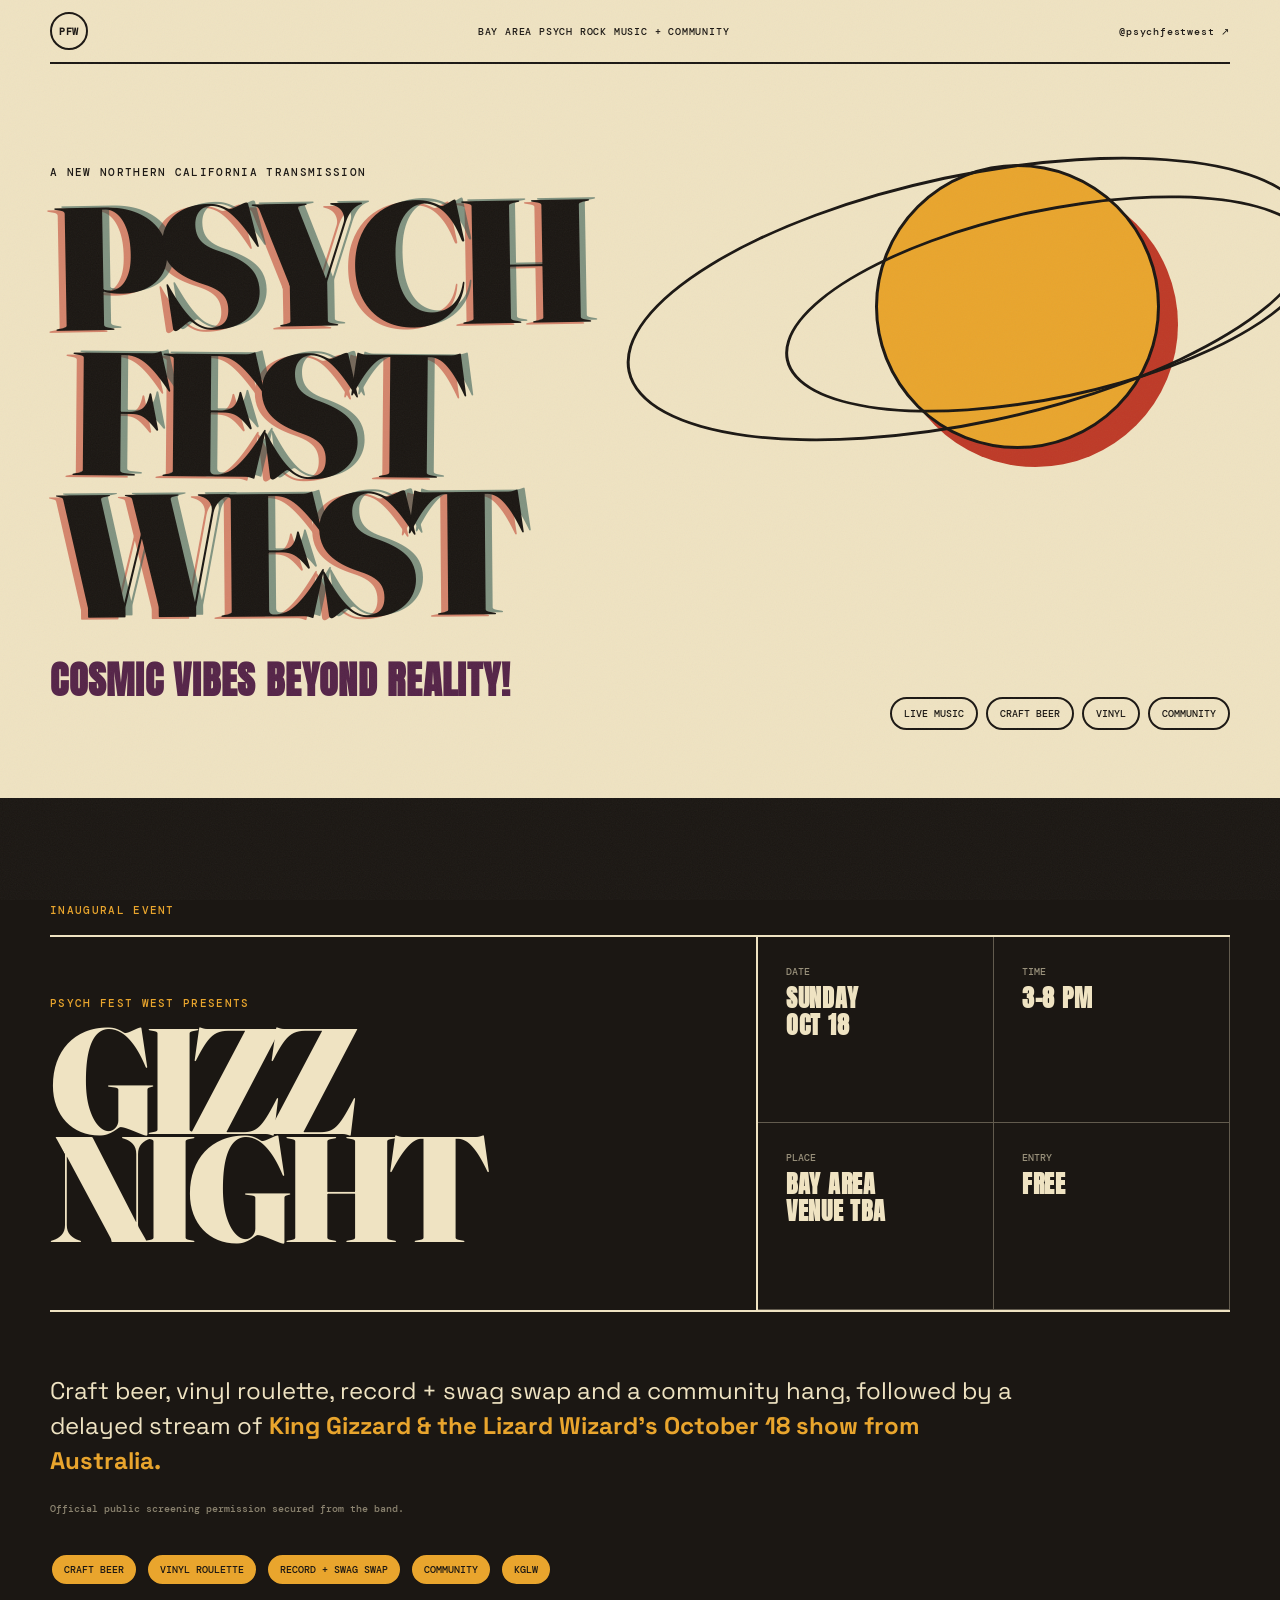
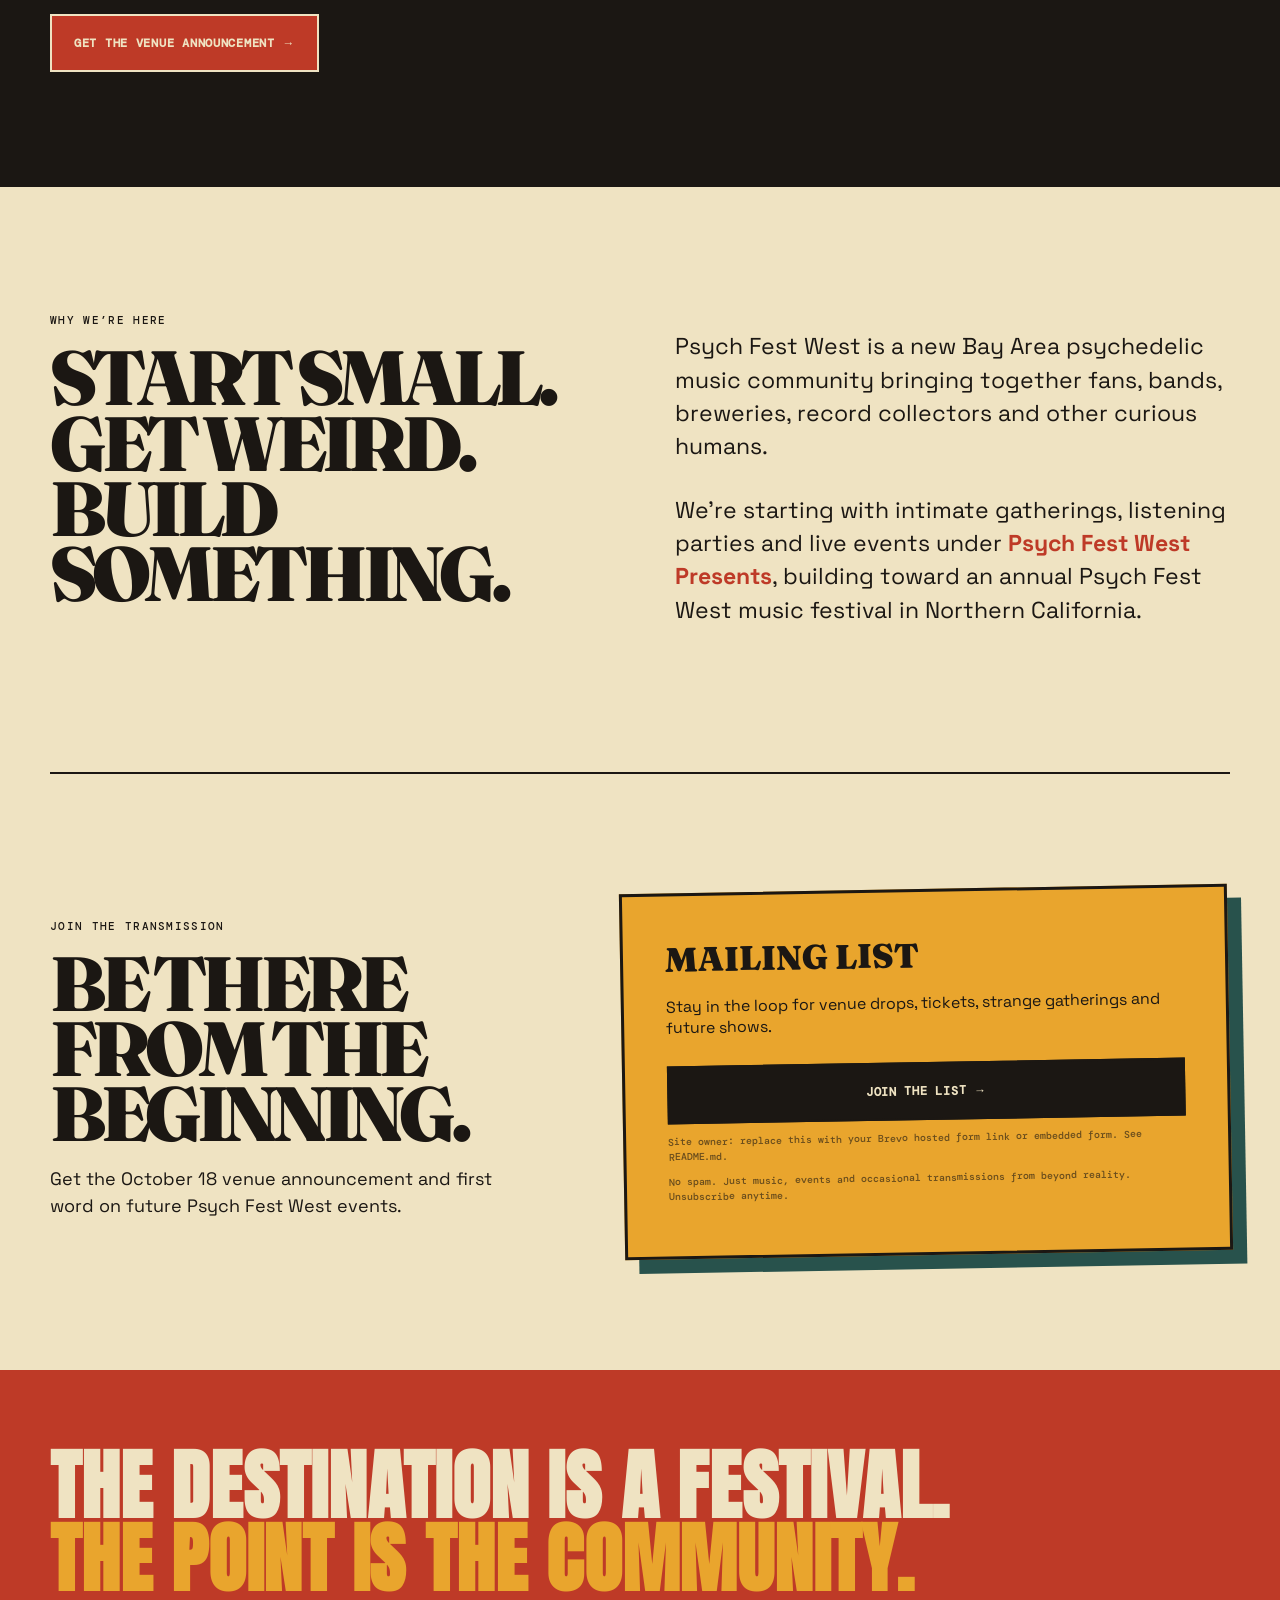
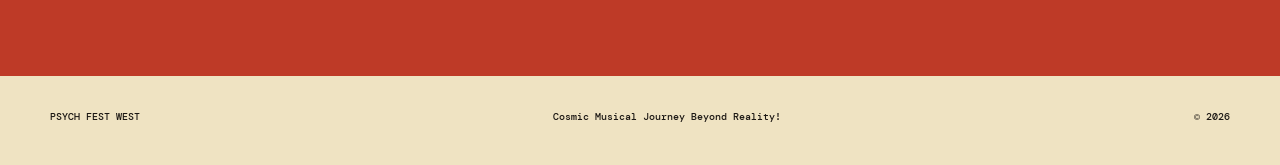
<file: concepts/analog/index.html>
<!doctype html>
<html lang="en">
<head>
  <meta charset="utf-8">
  <meta name="viewport" content="width=device-width,initial-scale=1">
  <title>Psych Fest West | Concept Analog</title>
  <meta name="description" content="Psych Fest West is a Bay Area psychedelic rock music community building toward an annual festival.">
  <link rel="preconnect" href="https://fonts.googleapis.com">
  <link rel="preconnect" href="https://fonts.gstatic.com" crossorigin>
  <link href="https://fonts.googleapis.com/css2?family=Anton&family=DM+Mono:wght@400;500&family=Fraunces:opsz,wght@9..144,700;9..144,900&family=Space+Grotesk:wght@400;500;600&display=swap" rel="stylesheet">
  <link rel="stylesheet" href="style.css">
</head>
<body>
  <div class="paper-noise"></div>

  <header class="topbar">
    <a href="#top" class="mark">PFW</a>
    <div class="topline">BAY AREA PSYCH ROCK MUSIC + COMMUNITY</div>
    <a href="https://instagram.com/psychfestwest" target="_blank" rel="noopener">@psychfestwest ↗</a>
  </header>

  <main id="top">
    <section class="poster-hero">
      <div class="sun"></div>
      <div class="wave wave-a"></div>
      <div class="wave wave-b"></div>

      <div class="hero-copy">
        <p class="tiny">A NEW NORTHERN CALIFORNIA TRANSMISSION</p>
        <h1>
  <span data-text="PSYCH">PSYCH</span>
  <span data-text="FEST">FEST</span>
  <span data-text="WEST">WEST</span>
</h1>
        <p class="slogan">COSMIC VIBES BEYOND REALITY!</p>
      </div>

      <div class="side-note">
        <span>LIVE MUSIC</span>
        <span>CRAFT BEER</span>
        <span>VINYL</span>
        <span>COMMUNITY</span>
      </div>
    </section>

    <section class="event-block" id="event">
      <div class="event-label">INAUGURAL EVENT</div>
      <div class="event-grid">
        <div class="event-title">
          <p class="tiny">PSYCH FEST WEST PRESENTS</p>
          <h2>GIZZ<br>NIGHT</h2>
        </div>

        <div class="event-facts">
          <div><span>DATE</span><strong>SUNDAY<br>OCT 18</strong></div>
          <div><span>TIME</span><strong>3–8 PM</strong></div>
          <div><span>PLACE</span><strong>BAY AREA<br>VENUE TBA</strong></div>
          <div><span>ENTRY</span><strong>FREE</strong></div>
        </div>
      </div>

      <div class="event-description">
        <p>Craft beer, vinyl roulette, record + swag swap and a community hang, followed by a delayed stream of <strong>King Gizzard &amp; the Lizard Wizard’s October 18 show from Australia.</strong></p>
        <p class="legal">Official public screening permission secured from the band.</p>
      </div>

      <div class="stamp-row">
        <span>CRAFT BEER</span>
        <span>VINYL ROULETTE</span>
        <span>RECORD + SWAG SWAP</span>
        <span>COMMUNITY</span>
        <span>KGLW</span>
      </div>

      <a href="#join" class="cta">GET THE VENUE ANNOUNCEMENT →</a>
    </section>

    <section class="manifesto" id="about">
      <div class="manifesto-title">
        <p class="tiny">WHY WE’RE HERE</p>
        <h2>START SMALL.<br>GET WEIRD.<br>BUILD SOMETHING.</h2>
      </div>
      <div class="manifesto-copy">
        <p>Psych Fest West is a new Bay Area psychedelic music community bringing together fans, bands, breweries, record collectors and other curious humans.</p>
        <p>We’re starting with intimate gatherings, listening parties and live events under <strong>Psych Fest West Presents</strong>, building toward an annual Psych Fest West music festival in Northern California.</p>
      </div>
    </section>

    <section class="join" id="join">
      <div class="join-left">
        <p class="tiny">JOIN THE TRANSMISSION</p>
        <h2>BE THERE<br>FROM THE<br>BEGINNING.</h2>
        <p>Get the October 18 venue announcement and first word on future Psych Fest West events.</p>
      </div>

      <div class="join-card">
        <p class="form-head">MAILING LIST</p>
        <p>Stay in the loop for venue drops, tickets, strange gatherings and future shows.</p>
        <a id="signup-button" class="cta dark" href="SET-YOUR-BREVO-FORM-LINK-HERE">JOIN THE LIST →</a>
        <p class="owner-note">Site owner: replace this with your Brevo hosted form link or embedded form. See README.md.</p>
        <p class="privacy">No spam. Just music, events and occasional transmissions from beyond reality. Unsubscribe anytime.</p>
      </div>
    </section>

    <section class="closing">
      <p>THE DESTINATION IS A FESTIVAL.</p>
      <p>THE POINT IS THE COMMUNITY.</p>
    </section>
  </main>

  <footer>
    <div>PSYCH FEST WEST</div>
    <div>Cosmic Musical Journey Beyond Reality!</div>
    <div>© <span id="year"></span></div>
  </footer>

  <script src="script.js"></script>
</body>
</html>
</file>
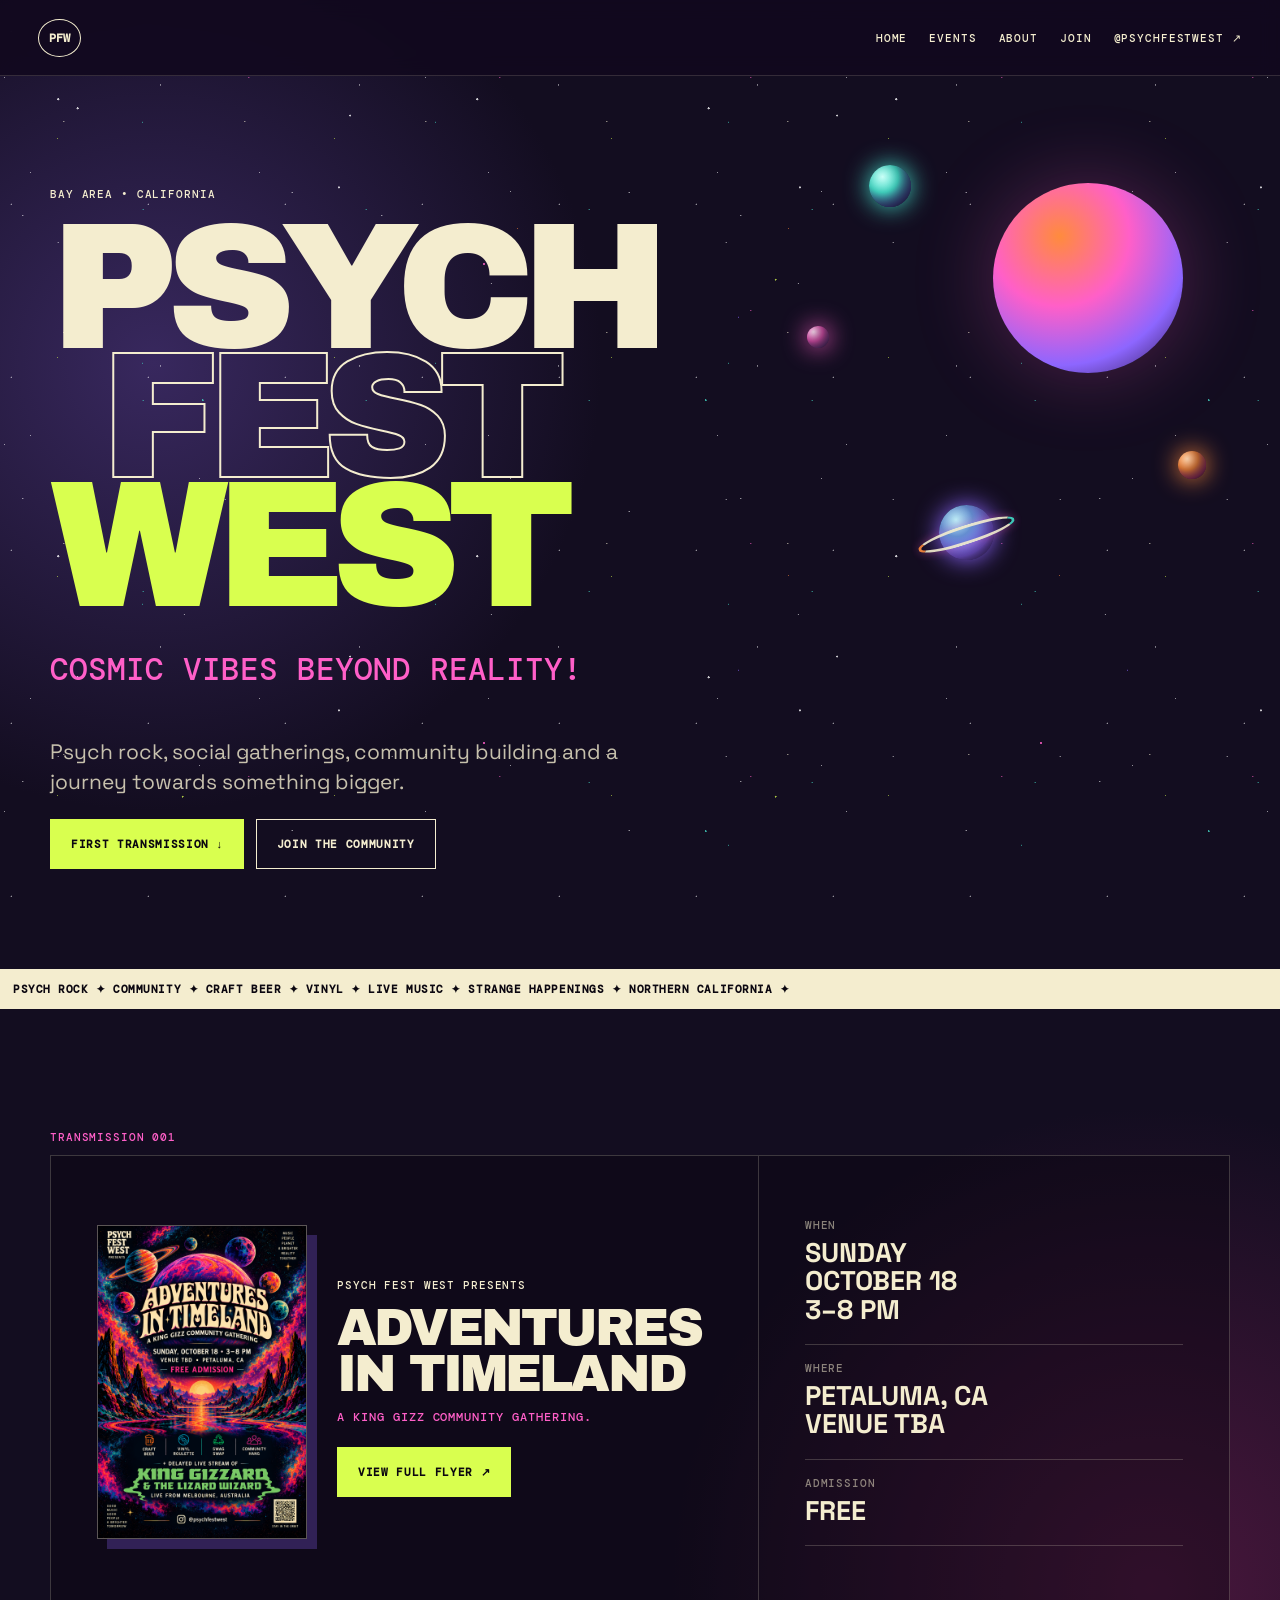
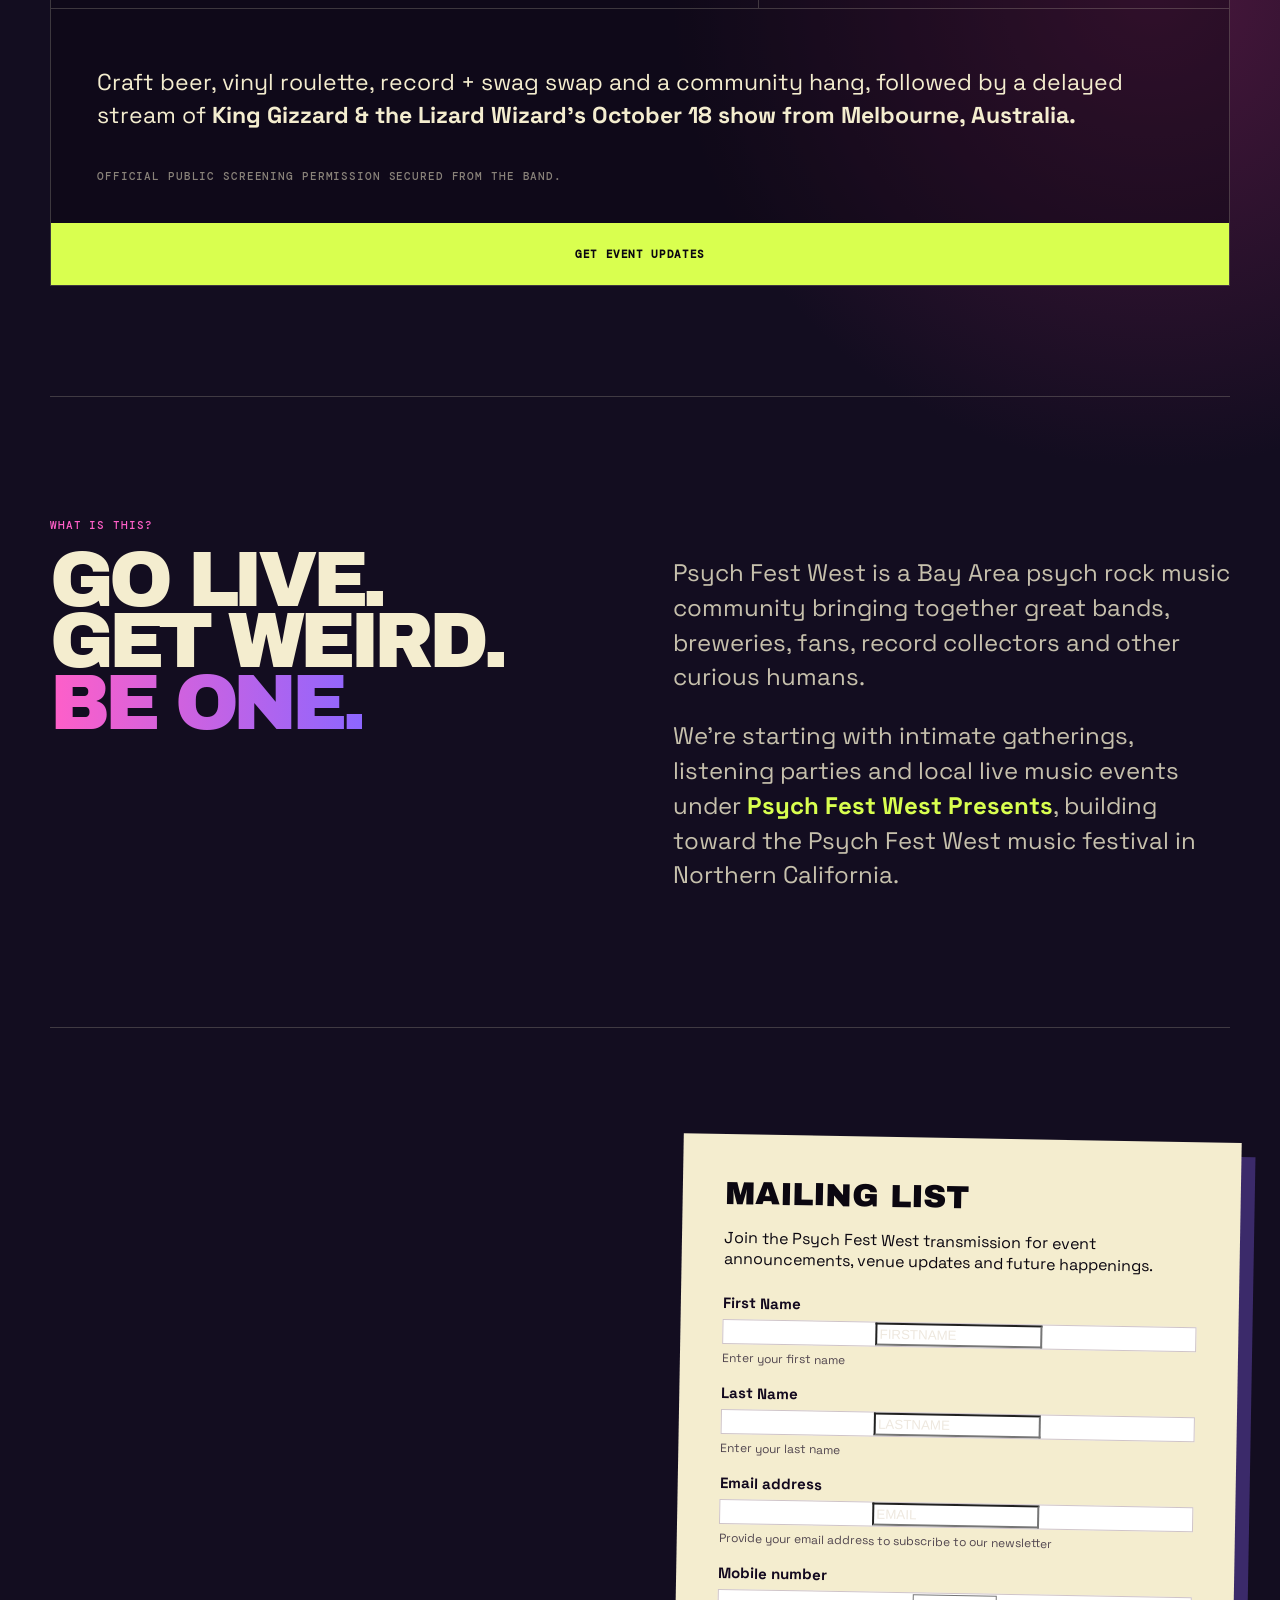
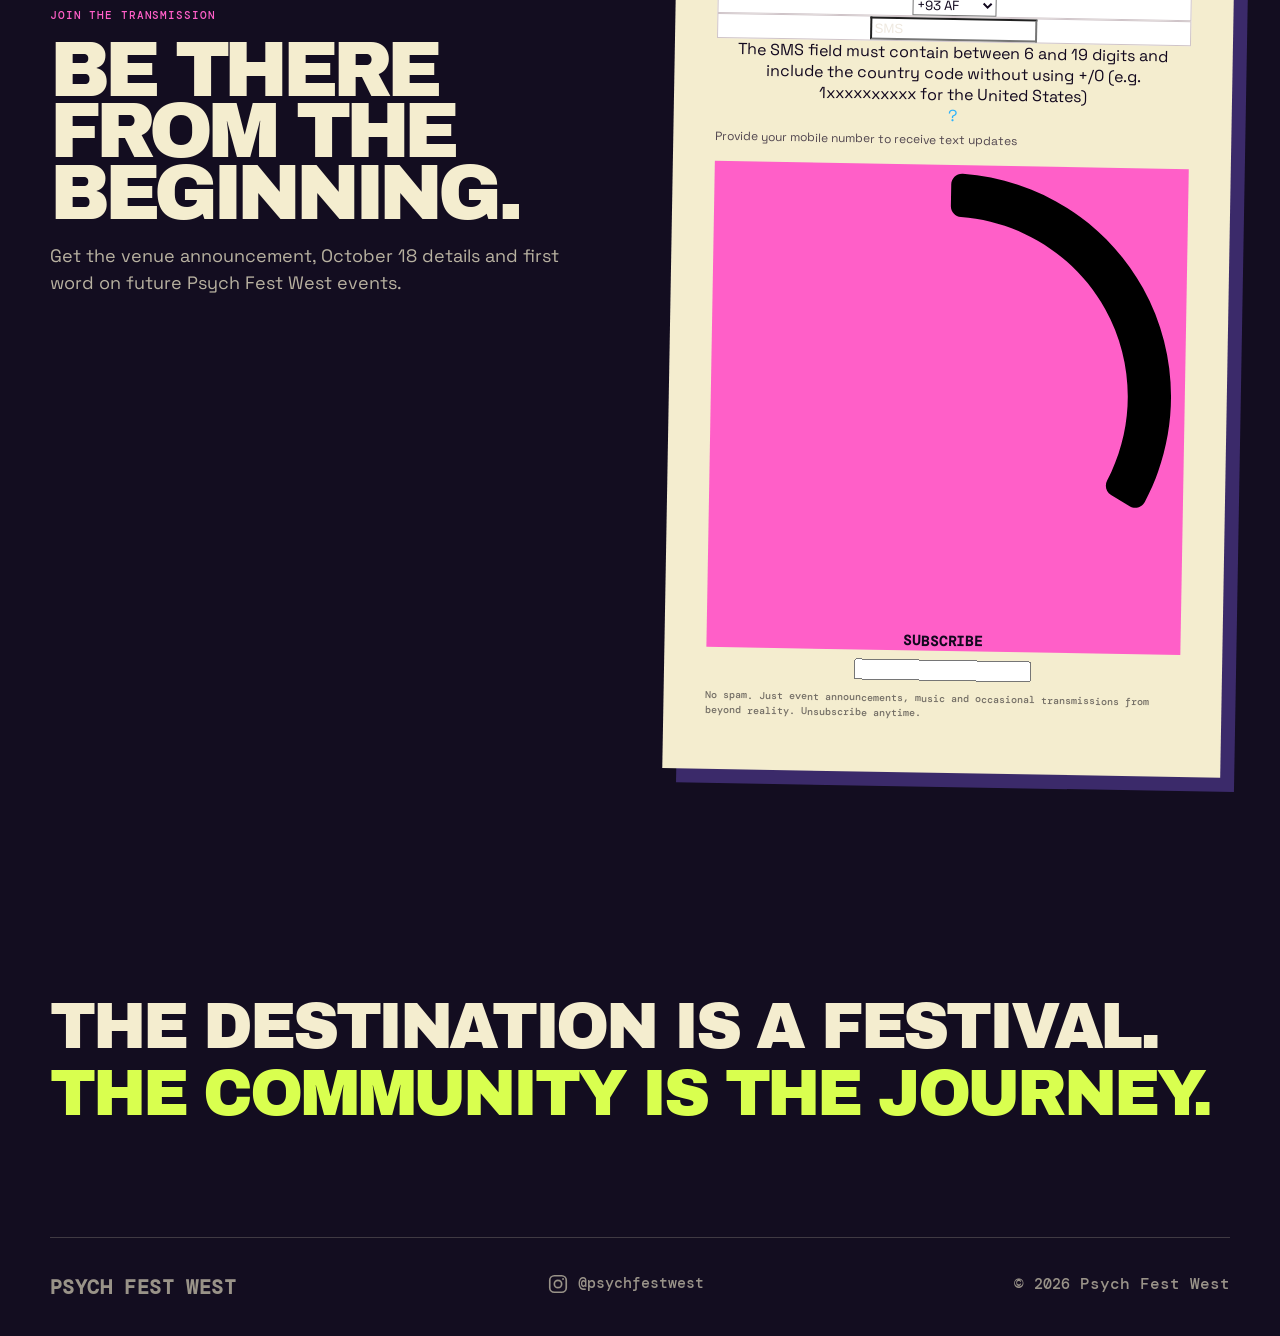
<file: concepts/cosmic-v2/index.html>
<!doctype html>
<html lang="en">
<head>
<meta charset="utf-8"><meta name="viewport" content="width=device-width,initial-scale=1">
<title>Psych Fest West | Cosmic Vibes Beyond Reality</title>
<meta name="description" content="Psych Fest West is building a Bay Area psych rock music community through gatherings, live music and otherworldly happenings.">
<link rel="preconnect" href="https://fonts.googleapis.com">
<link rel="preconnect" href="https://fonts.gstatic.com" crossorigin>
<link href="https://fonts.googleapis.com/css2?family=Archivo+Black&family=DM+Mono:wght@400;500&family=Space+Grotesk:wght@400;500;600;700&display=swap" rel="stylesheet">
<link rel="stylesheet" href="style.css">

<style>
  @font-face {
    font-display: block;
    font-family: Roboto;
    src: url(https://assets.brevo.com/font/Roboto/Latin/normal/normal/7529907e9eaf8ebb5220c5f9850e3811.woff2) format("woff2"), url(https://assets.brevo.com/font/Roboto/Latin/normal/normal/25c678feafdc175a70922a116c9be3e7.woff) format("woff")
  }

  @font-face {
    font-display: fallback;
    font-family: Roboto;
    font-weight: 600;
    src: url(https://assets.brevo.com/font/Roboto/Latin/medium/normal/6e9caeeafb1f3491be3e32744bc30440.woff2) format("woff2"), url(https://assets.brevo.com/font/Roboto/Latin/medium/normal/71501f0d8d5aa95960f6475d5487d4c2.woff) format("woff")
  }

  @font-face {
    font-display: fallback;
    font-family: Roboto;
    font-weight: 700;
    src: url(https://assets.brevo.com/font/Roboto/Latin/bold/normal/3ef7cf158f310cf752d5ad08cd0e7e60.woff2) format("woff2"), url(https://assets.brevo.com/font/Roboto/Latin/bold/normal/ece3a1d82f18b60bcce0211725c476aa.woff) format("woff")
  }

  :where(.sib-form-message-panel) {
    display: none;
  }

  :where(.sib-form-message-panel .sib-notification__icon) {
    width: 20px;
    height: 20px;
  }


  #sib-container input:-ms-input-placeholder {
    font-family: Helvetica, sans-serif;
    text-align: left;
    color: #c0ccda;
  }

  #sib-container input::placeholder {
    font-family: Helvetica, sans-serif;
    text-align: left;
    color: #c0ccda;
  }

  #sib-container textarea::placeholder {
    font-family: Helvetica, sans-serif;
    text-align: left;
    color: #c0ccda;
  }


  #sib-container a {
    text-decoration: underline;
    color: #2BB2FC;
  }
</style>
<link rel="stylesheet" href="https://sibforms.com/forms/end-form/build/sib-styles.css">

<style>
/* Saturn-style ring for one of the small hero planets */
.satellite.saturn{
  overflow:visible;
}
.satellite.saturn::after{
  content:"";
  position:absolute;
  left:-42%;
  right:-42%;
  top:37%;
  height:24%;
  border:3px solid #f4edcf;
  border-left-color:#ff8b3d;
  border-right-color:#44dbc7;
  border-radius:50%;
  transform:rotate(-18deg);
  opacity:.9;
  box-shadow:0 0 10px #ff5fc866;
}

/* Event identity + flyer in the top-left of the event card */
.flyer-feature{
  grid-column:1;
  padding:34px;
  display:grid;
  grid-template-columns:minmax(150px,210px) minmax(0,1fr);
  gap:30px;
  align-items:center;
}
.flyer-link{
  display:block;
  position:relative;
  text-decoration:none;
}
.flyer-link img{
  display:block;
  width:100%;
  height:auto;
  border:1px solid #f4edcf55;
  box-shadow:10px 10px 0 #8d66ff44;
  transition:transform .2s ease,box-shadow .2s ease;
}
.flyer-link:hover img{
  transform:translate(-3px,-3px);
  box-shadow:14px 14px 0 #ff5fc844;
}
.flyer-info h3{
  font:400 clamp(30px,4vw,54px)/.9 'Archivo Black';
  letter-spacing:-.055em;
  margin:10px 0 12px;
}
.flyer-info p{
  max-width:420px;
  line-height:1.45;
}
.flyer-info .event-subtitle{
  font-size:12px;
  line-height:1.45;
  color:#ff5fc8;
  margin:0;
}
.flyer-actions{
  display:flex;
  gap:10px;
  flex-wrap:wrap;
  margin-top:20px;
}
.flyer-actions .btn{
  margin:0;
}

/* Keep the event facts in the right-hand column */
.details{
  grid-column:2;
}

/* Larger, more legible footer */
footer{
  font-size:16px;
  line-height:1.5;
  padding-top:34px;
  padding-bottom:34px;
}
footer strong{
  font-size:20px;
  letter-spacing:.02em;
}
footer span{
  font-size:15px;
}
footer a{
  font-size:17px;
}
.instagram-link{
  display:inline-flex;
  align-items:center;
  gap:9px;
  text-decoration:none;
}
.instagram-icon{
  width:22px;
  height:22px;
  flex:0 0 auto;
}

/* Keep primary navigation visible while scrolling */
header{
  position:sticky;
  top:0;
  z-index:1000;
  width:100vw;
  max-width:none;
  margin-left:calc(50% - 50vw);
  margin-right:calc(50% - 50vw);
  padding-left:clamp(20px,3vw,48px);
  padding-right:clamp(20px,3vw,48px);
  box-sizing:border-box;
  background:rgba(18,8,30,.88);
  backdrop-filter:blur(10px);
  -webkit-backdrop-filter:blur(10px);
  border-bottom:1px solid rgba(244,237,207,.15);
}

@media(max-width:760px){
  /* Override the base stylesheet's old nav hiding rule now that Events is a single item */
  nav a:nth-child(-n+2){
    display:inline;
  }
  .flyer-feature{
    grid-column:1;
    grid-template-columns:minmax(110px,150px) minmax(0,1fr);
    padding:28px 25px;
    gap:22px;
  }
  .flyer-link{
    max-width:150px;
    margin:0;
  }
  .flyer-info h3{
    font-size:clamp(28px,9vw,42px);
  }
  .details{
    grid-column:1;
  }
  footer{
    font-size:15px;
    padding-top:28px;
    padding-bottom:28px;
  }
  footer strong{
    font-size:18px;
  }
  header{
    padding-left:16px;
    padding-right:16px;
  }
}




/* Brevo form styling for the Psych Fest West cream signup card */
.live-signup .brevo-embed .sib-form,
.live-signup .brevo-embed #sib-form-container,
.live-signup .brevo-embed #sib-container{
  background:transparent!important;
  color:#12081e!important;
}
.live-signup .brevo-embed #sib-container{
  border:0!important;
  max-width:none!important;
  padding:0!important;
}

/* Hide Brevo's duplicate title and intro because the PFW card already provides them */
.live-signup .brevo-embed #sib-container > form > div:nth-of-type(1),
.live-signup .brevo-embed #sib-container > form > div:nth-of-type(2){
  display:none!important;
}

/* Field labels */
.live-signup .brevo-embed .entry__label{
  display:block!important;
  visibility:visible!important;
  opacity:1!important;
  color:#12081e!important;
  font-family:'Space Grotesk',sans-serif!important;
  font-size:15px!important;
  font-weight:700!important;
  line-height:1.35!important;
  text-transform:none!important;
  letter-spacing:0!important;
  margin:0 0 6px!important;
}

/* Brevo helper text below each field */
.live-signup .brevo-embed .entry__specification{
  display:block!important;
  visibility:visible!important;
  opacity:1!important;
  color:#51464f!important;
  background:transparent!important;
  font-family:'Space Grotesk',sans-serif!important;
  font-size:12px!important;
  line-height:1.4!important;
  margin-top:6px!important;
}

/* Inputs */
.live-signup .brevo-embed .entry__field,
.live-signup .brevo-embed .sib-sms-input-wrapper .entry__field{
  background:#8b8183!important;
  border:1px solid #8b8183!important;
  border-radius:0!important;
}
.live-signup .brevo-embed .input{
  color:#fff8df!important;
  background:#8b8183!important;
  font-family:'Space Grotesk',sans-serif!important;
}
.live-signup .brevo-embed input::placeholder{
  color:#eee8df!important;
  opacity:1!important;
}

/* Keep phone selector readable */
.live-signup .brevo-embed .sib-sms-input-wrapper select.input{
  background:#fff!important;
  color:#12081e!important;
}
.live-signup .brevo-embed .sib-sms-tooltip__icon{
  color:#2BB2FC!important;
}

/* Validation text */
.live-signup .brevo-embed .entry__error{
  color:#8d1521!important;
  background:transparent!important;
  border:0!important;
  font-size:12px!important;
}

/* Subscribe button */
.live-signup .brevo-embed .sib-form-block__button{
  width:100%!important;
  justify-content:center!important;
  text-align:center!important;
  background:#ff5fc8!important;
  color:#12081e!important;
  border-radius:0!important;
  font-family:'DM Mono',monospace!important;
  font-size:14px!important;
  font-weight:700!important;
  letter-spacing:.06em!important;
}

</style>

</head>
<body>

<!-- Same randomized star field from the latest Cosmic v2 -->
<div class="space-layer stars-near" aria-hidden="true"></div>
<div class="space-layer stars-far" aria-hidden="true"></div>

<header><a class="pfw" href="#top">PFW</a><nav><a href="#top">Home</a><a href="#event">Events</a><a href="#about">About</a><a href="#join">Join</a><a href="https://instagram.com/psychfestwest" target="_blank">@psychfestwest ↗</a></nav></header>

<main id="top">
<section class="hero">

<!-- Original large pink/purple planet -->
<div class="planet"></div>

<!-- A few smaller planets around it. These are part of the hero, so they scroll with the page. -->
<div class="satellite satellite-a"></div>
<div class="satellite satellite-b"></div>
<div class="satellite satellite-c saturn"></div>
<div class="satellite satellite-d"></div>

<p class="eyebrow">BAY AREA • CALIFORNIA</p>
<h1><span>PSYCH</span><span>FEST</span><span>WEST</span></h1>
<p class="tagline">COSMIC VIBES BEYOND REALITY!</p>
<p class="intro">Psych rock, social gatherings, community building and a journey towards something bigger.</p>
<div class="actions">
  <a class="btn primary" href="#event">FIRST TRANSMISSION ↓</a>
  <a class="btn" href="#join">JOIN THE COMMUNITY</a>
</div>
</section>

<div class="ticker">PSYCH ROCK ✦ COMMUNITY ✦ CRAFT BEER ✦ VINYL ✦ LIVE MUSIC ✦ STRANGE HAPPENINGS ✦ NORTHERN CALIFORNIA ✦</div>

<section id="event">
<p class="eyebrow pink">TRANSMISSION 001</p>

<div class="card">
<div class="flyer-feature" id="flyer">
  <a class="flyer-link" href="adventures-in-timeland-flyer.png" target="_blank" rel="noopener" aria-label="Open the full Adventures in Timeland event flyer">
    <img src="adventures-in-timeland-flyer.png" alt="Psych Fest West Presents Adventures in Timeland, a King Gizz community gathering on Sunday, October 18, 3–8 PM in Petaluma, California">
  </a>

  <div class="flyer-info">
    <p class="eyebrow">PSYCH FEST WEST PRESENTS</p>
    <h3>ADVENTURES<br>IN TIMELAND</h3>
    <p class="pink mono event-subtitle">A King Gizz community gathering.</p>
    <div class="flyer-actions">
      <a class="btn primary" href="adventures-in-timeland-flyer.png" target="_blank" rel="noopener">VIEW FULL FLYER ↗</a>
    </div>
  </div>
</div>

<div class="details">
  <p><small>WHEN</small><strong>SUNDAY<br>OCTOBER 18<br>3–8 PM</strong></p>
  <p><small>WHERE</small><strong>PETALUMA, CA<br>VENUE TBA</strong></p>
  <p><small>ADMISSION</small><strong>FREE</strong></p>
</div>

<div class="copy">
  <p>Craft beer, vinyl roulette, record + swag swap and a community hang, followed by a delayed stream of <strong>King Gizzard &amp; the Lizard Wizard’s October 18 show from Melbourne, Australia.</strong></p>
  <small>Official public screening permission secured from the band.</small>
</div>

<div class="chips">
  <span>CRAFT BEER</span>
  <span>VINYL ROULETTE</span>
  <span>RECORD + SWAG SWAP</span>
  <span>COMMUNITY</span>
  <span>KGLW STREAM</span>
</div>

<a class="btn primary full" href="#join">GET EVENT UPDATES</a>
</div>
</section>

<section id="about" class="two">
<div>
  <p class="eyebrow pink">WHAT IS THIS?</p>
  <h2>GO LIVE.<br>GET WEIRD.<br><span class="be-one">BE ONE.</span></h2>
</div>

<div class="bodycopy">
  <p>Psych Fest West is a Bay Area psych rock music community bringing together great bands, breweries, fans, record collectors and other curious humans.</p>
  <p>We’re starting with intimate gatherings, listening parties and local live music events under <strong>Psych Fest West Presents</strong>, building toward the Psych Fest West music festival in Northern California.</p>
</div>
</section>

<section id="join" class="two join">
<div>
  <p class="eyebrow pink">JOIN THE TRANSMISSION</p>
  <h2>BE THERE<br>FROM THE<br>BEGINNING.</h2>
  <p>Get the venue announcement, October 18 details and first word on future Psych Fest West events.</p>
</div>

<div class="signup live-signup">
  <p class="formtitle">MAILING LIST</p>
  <p>Join the Psych Fest West transmission for event announcements, venue updates and future happenings.</p>

  <div class="brevo-embed">


<div class="sib-form" style="text-align: center;
         background-color: #EFF2F7; 
        
        
        
        ">
  <div id="sib-form-container" class="sib-form-container">
    <div id="error-message" class="sib-form-message-panel" style="font-family:Helvetica, sans-serif; font-size:16px; text-align:left; color:#661d1d; background-color:#ffeded; border-color:#ff4949; border-radius:3px;
        max-width:540px;">
      <div class="sib-form-message-panel__text sib-form-message-panel__text--center">
        <svg viewBox="0 0 512 512" class="sib-icon sib-notification__icon">
          <path d="M256 40c118.621 0 216 96.075 216 216 0 119.291-96.61 216-216 216-119.244 0-216-96.562-216-216 0-119.203 96.602-216 216-216m0-32C119.043 8 8 119.083 8 256c0 136.997 111.043 248 248 248s248-111.003 248-248C504 119.083 392.957 8 256 8zm-11.49 120h22.979c6.823 0 12.274 5.682 11.99 12.5l-7 168c-.268 6.428-5.556 11.5-11.99 11.5h-8.979c-6.433 0-11.722-5.073-11.99-11.5l-7-168c-.283-6.818 5.167-12.5 11.99-12.5zM256 340c-15.464 0-28 12.536-28 28s12.536 28 28 28 28-12.536 28-28-12.536-28-28-28z" />
        </svg>
        <span class="sib-form-message-panel__inner-text">


                Your subscription could not be saved. Please try again.
              
            
          </span>
      </div>
    </div>
    <div></div>
    <div id="success-message" class="sib-form-message-panel" style="font-family:Helvetica, sans-serif; font-size:16px; text-align:left; color:#085229; background-color:#e7faf0; border-color:#13ce66; border-radius:3px;
        max-width:540px;">
      <div class="sib-form-message-panel__text sib-form-message-panel__text--center">
        <svg viewBox="0 0 512 512" class="sib-icon sib-notification__icon">
          <path d="M256 8C119.033 8 8 119.033 8 256s111.033 248 248 248 248-111.033 248-248S392.967 8 256 8zm0 464c-118.664 0-216-96.055-216-216 0-118.663 96.055-216 216-216 118.664 0 216 96.055 216 216 0 118.663-96.055 216-216 216zm141.63-274.961L217.15 376.071c-4.705 4.667-12.303 4.637-16.97-.068l-85.878-86.572c-4.667-4.705-4.637-12.303.068-16.97l8.52-8.451c4.705-4.667 12.303-4.637 16.97.068l68.976 69.533 163.441-162.13c4.705-4.667 12.303-4.637 16.97.068l8.451 8.52c4.668 4.705 4.637 12.303-.068 16.97z" />
        </svg>
        <span class="sib-form-message-panel__inner-text">


                We&#39;re psyched! Your subscription has been successful.
             
            
          </span>
      </div>
    </div>
    <div></div>
    <div id="sib-container" class="sib-container--large sib-container--vertical" style="max-width:540px; text-align:center; background-color:rgba(255,255,255,1); border-width:1px; border-style:solid; border-color:#C0CCD9; border-radius:3px; direction:ltr">
      <form id="sib-form" method="POST" action="https://bec2852a.sibforms.com/serve/[base64]" data-type="subscription">


        <div style="padding: 8px 0;">


          <div class="sib-form-block" style="font-family:Helvetica, sans-serif; font-size:32px; font-weight:700; text-align:left; color:#3C4858; background-color:transparent; text-align:left">
            <p>Mailing List</p>
          </div>



        </div>



        <div style="padding: 8px 0;">


          <div class="sib-form-block" style="font-family:Helvetica, sans-serif; font-size:16px; text-align:left; color:#3C4858; background-color:transparent; text-align:left">
            <div class="sib-text-form-block">
              <p>Subscribe to our newsletter and stay updated.</p>
            </div>
          </div>



        </div>



        <div style="padding: 8px 0;">



          <div class="sib-input sib-form-block">
            <div class="form__entry entry_block">
              <div class="form__label-row ">


                <label class="entry__label" style="font-weight: 700; text-align: left; font-family:Helvetica, sans-serif; font-size:16px; font-weight:700; text-align:left; color:#3c4858;" for="FIRSTNAME" data-required="*">First Name</label>




                <div class="entry__field">

                  <input class="input " maxlength="200" type="text" id="FIRSTNAME" name="FIRSTNAME" autocomplete="off" placeholder="FIRSTNAME" data-required="true" required />

                </div>

              </div>

              <label class="entry__error entry__error--primary" style="font-family:Helvetica, sans-serif; font-size:16px; text-align:left; color:#661d1d; background-color:#ffeded; border-color:#ff4949; border-radius:3px;">
              </label>



              <label class="entry__specification" style="font-family:Helvetica, sans-serif; font-size:12px; text-align:left; color:#8390A4; text-align: left ">
                Enter your first name
              </label>

            </div>
          </div>




        </div>



        <div style="padding: 8px 0;">



          <div class="sib-input sib-form-block">
            <div class="form__entry entry_block">
              <div class="form__label-row ">


                <label class="entry__label" style="font-weight: 700; text-align: left; font-family:Helvetica, sans-serif; font-size:16px; font-weight:700; text-align:left; color:#3c4858;" for="LASTNAME" data-required="*">Last Name</label>




                <div class="entry__field">

                  <input class="input " maxlength="200" type="text" id="LASTNAME" name="LASTNAME" autocomplete="off" placeholder="LASTNAME" data-required="true" required />

                </div>

              </div>

              <label class="entry__error entry__error--primary" style="font-family:Helvetica, sans-serif; font-size:16px; text-align:left; color:#661d1d; background-color:#ffeded; border-color:#ff4949; border-radius:3px;">
              </label>



              <label class="entry__specification" style="font-family:Helvetica, sans-serif; font-size:12px; text-align:left; color:#8390A4; text-align: left ">
                Enter your last name
              </label>

            </div>
          </div>




        </div>



        <div style="padding: 8px 0;">



          <div class="sib-input sib-form-block">
            <div class="form__entry entry_block">
              <div class="form__label-row ">


                <label class="entry__label" style="font-weight: 700; text-align: left; font-family:Helvetica, sans-serif; font-size:16px; font-weight:700; text-align:left; color:#3c4858;" for="EMAIL" data-required="*">Email address</label>




                <div class="entry__field">

                  <input class="input " type="text" id="EMAIL" name="EMAIL" autocomplete="off" value="" placeholder="EMAIL" data-required="true" required />

                </div>

              </div>

              <label class="entry__error entry__error--primary" style="font-family:Helvetica, sans-serif; font-size:16px; text-align:left; color:#661d1d; background-color:#ffeded; border-color:#ff4949; border-radius:3px;">
              </label>



              <label class="entry__specification" style="font-family:Helvetica, sans-serif; font-size:12px; text-align:left; color:#8390A4; text-align: left ">
                Provide your email address to subscribe to our newsletter
              </label>

            </div>
          </div>




        </div>



        <div style="padding: 8px 0;">



          <div class="sib-sms-field sib-form-block">
            <div class="form__entry entry_block">
              <div class="form__label-row ">


                <label class="entry__label" style="font-weight: 700; text-align: left; font-family:Helvetica, sans-serif; font-size:16px; font-weight:700; text-align:left; color:#3c4858;" for="SMS">Mobile number</label>








                <div class="sib-sms-input-wrapper" style="direction:ltr">
                  <div class="sib-sms-input" data-placeholder="SMS" data-country-code="US" data-value="" data-attributename="SMS">
                    <div class="entry__field">
                      <select class="input" name="SMS__COUNTRY_CODE">

                        <option value="+93">
                          +93 AF
                        </option>

                        <option value="+358">
                          +358 AX
                        </option>

                        <option value="+355">
                          +355 AL
                        </option>

                        <option value="+213">
                          +213 DZ
                        </option>

                        <option value="+1684">
                          +1684 AS
                        </option>

                        <option value="+376">
                          +376 AD
                        </option>

                        <option value="+244">
                          +244 AO
                        </option>

                        <option value="+1264">
                          +1264 AI
                        </option>

                        <option value="+672">
                          +672 AQ
                        </option>

                        <option value="+1268">
                          +1268 AG
                        </option>

                        <option value="+54">
                          +54 AR
                        </option>

                        <option value="+374">
                          +374 AM
                        </option>

                        <option value="+297">
                          +297 AW
                        </option>

                        <option value="+61">
                          +61 AU
                        </option>

                        <option value="+43">
                          +43 AT
                        </option>

                        <option value="+994">
                          +994 AZ
                        </option>

                        <option value="+1242">
                          +1242 BS
                        </option>

                        <option value="+973">
                          +973 BH
                        </option>

                        <option value="+880">
                          +880 BD
                        </option>

                        <option value="+1246">
                          +1246 BB
                        </option>

                        <option value="+375">
                          +375 BY
                        </option>

                        <option value="+32">
                          +32 BE
                        </option>

                        <option value="+501">
                          +501 BZ
                        </option>

                        <option value="+229">
                          +229 BJ
                        </option>

                        <option value="+1441">
                          +1441 BM
                        </option>

                        <option value="+975">
                          +975 BT
                        </option>

                        <option value="+591">
                          +591 BO
                        </option>

                        <option value="+599">
                          +599 BQ
                        </option>

                        <option value="+387">
                          +387 BA
                        </option>

                        <option value="+267">
                          +267 BW
                        </option>

                        <option value="+47">
                          +47 BV
                        </option>

                        <option value="+55">
                          +55 BR
                        </option>

                        <option value="+246">
                          +246 IO
                        </option>

                        <option value="+673">
                          +673 BN
                        </option>

                        <option value="+359">
                          +359 BG
                        </option>

                        <option value="+226">
                          +226 BF
                        </option>

                        <option value="+257">
                          +257 BI
                        </option>

                        <option value="+855">
                          +855 KH
                        </option>

                        <option value="+237">
                          +237 CM
                        </option>

                        <option value="+1">
                          +1 CA
                        </option>

                        <option value="+34">
                          +34 IC
                        </option>

                        <option value="+238">
                          +238 CV
                        </option>

                        <option value="+1345">
                          +1345 KY
                        </option>

                        <option value="+236">
                          +236 CF
                        </option>

                        <option value="+34">
                          +34 EA
                        </option>

                        <option value="+235">
                          +235 TD
                        </option>

                        <option value="+56">
                          +56 CL
                        </option>

                        <option value="+86">
                          +86 CN
                        </option>

                        <option value="+61">
                          +61 CX
                        </option>

                        <option value="+61">
                          +61 CC
                        </option>

                        <option value="+57">
                          +57 CO
                        </option>

                        <option value="+269">
                          +269 KM
                        </option>

                        <option value="+242">
                          +242 CG
                        </option>

                        <option value="+243">
                          +243 CD
                        </option>

                        <option value="+682">
                          +682 CK
                        </option>

                        <option value="+506">
                          +506 CR
                        </option>

                        <option value="+225">
                          +225 CI
                        </option>

                        <option value="+385">
                          +385 HR
                        </option>

                        <option value="+53">
                          +53 CU
                        </option>

                        <option value="+599">
                          +599 CW
                        </option>

                        <option value="+357">
                          +357 CY
                        </option>

                        <option value="+420">
                          +420 CZ
                        </option>

                        <option value="+45">
                          +45 DK
                        </option>

                        <option value="+253">
                          +253 DJ
                        </option>

                        <option value="+1767">
                          +1767 DM
                        </option>

                        <option value="+1809">
                          +1809 DO
                        </option>

                        <option value="+1829">
                          +1829 DO
                        </option>

                        <option value="+1849">
                          +1849 DO
                        </option>

                        <option value="+593">
                          +593 EC
                        </option>

                        <option value="+20">
                          +20 EG
                        </option>

                        <option value="+503">
                          +503 SV
                        </option>

                        <option value="+240">
                          +240 GQ
                        </option>

                        <option value="+291">
                          +291 ER
                        </option>

                        <option value="+372">
                          +372 EE
                        </option>

                        <option value="+251">
                          +251 ET
                        </option>

                        <option value="+500">
                          +500 FK
                        </option>

                        <option value="+298">
                          +298 FO
                        </option>

                        <option value="+679">
                          +679 FJ
                        </option>

                        <option value="+358">
                          +358 FI
                        </option>

                        <option value="+33">
                          +33 FR
                        </option>

                        <option value="+594">
                          +594 GF
                        </option>

                        <option value="+689">
                          +689 PF
                        </option>

                        <option value="+262">
                          +262 TF
                        </option>

                        <option value="+241">
                          +241 GA
                        </option>

                        <option value="+220">
                          +220 GM
                        </option>

                        <option value="+995">
                          +995 GE
                        </option>

                        <option value="+49">
                          +49 DE
                        </option>

                        <option value="+233">
                          +233 GH
                        </option>

                        <option value="+350">
                          +350 GI
                        </option>

                        <option value="+30">
                          +30 GR
                        </option>

                        <option value="+299">
                          +299 GL
                        </option>

                        <option value="+1473">
                          +1473 GD
                        </option>

                        <option value="+590">
                          +590 GP
                        </option>

                        <option value="+1671">
                          +1671 GU
                        </option>

                        <option value="+502">
                          +502 GT
                        </option>

                        <option value="+44">
                          +44 GG
                        </option>

                        <option value="+224">
                          +224 GN
                        </option>

                        <option value="+245">
                          +245 GW
                        </option>

                        <option value="+592">
                          +592 GY
                        </option>

                        <option value="+509">
                          +509 HT
                        </option>

                        <option value="+672">
                          +672 HM
                        </option>

                        <option value="+379">
                          +379 VA
                        </option>

                        <option value="+504">
                          +504 HN
                        </option>

                        <option value="+852">
                          +852 HK
                        </option>

                        <option value="+36">
                          +36 HU
                        </option>

                        <option value="+354">
                          +354 IS
                        </option>

                        <option value="+91">
                          +91 IN
                        </option>

                        <option value="+62">
                          +62 ID
                        </option>

                        <option value="+98">
                          +98 IR
                        </option>

                        <option value="+964">
                          +964 IQ
                        </option>

                        <option value="+353">
                          +353 IE
                        </option>

                        <option value="+44">
                          +44 IM
                        </option>

                        <option value="+972">
                          +972 IL
                        </option>

                        <option value="+39">
                          +39 IT
                        </option>

                        <option value="+1876">
                          +1876 JM
                        </option>

                        <option value="+81">
                          +81 JP
                        </option>

                        <option value="+44">
                          +44 JE
                        </option>

                        <option value="+962">
                          +962 JO
                        </option>

                        <option value="+7">
                          +7 KZ
                        </option>

                        <option value="+254">
                          +254 KE
                        </option>

                        <option value="+686">
                          +686 KI
                        </option>

                        <option value="+850">
                          +850 KP
                        </option>

                        <option value="+82">
                          +82 KR
                        </option>

                        <option value="+965">
                          +965 KW
                        </option>

                        <option value="+996">
                          +996 KG
                        </option>

                        <option value="+856">
                          +856 LA
                        </option>

                        <option value="+371">
                          +371 LV
                        </option>

                        <option value="+961">
                          +961 LB
                        </option>

                        <option value="+266">
                          +266 LS
                        </option>

                        <option value="+231">
                          +231 LR
                        </option>

                        <option value="+218">
                          +218 LY
                        </option>

                        <option value="+423">
                          +423 LI
                        </option>

                        <option value="+370">
                          +370 LT
                        </option>

                        <option value="+352">
                          +352 LU
                        </option>

                        <option value="+853">
                          +853 MO
                        </option>

                        <option value="+389">
                          +389 MK
                        </option>

                        <option value="+261">
                          +261 MG
                        </option>

                        <option value="+265">
                          +265 MW
                        </option>

                        <option value="+60">
                          +60 MY
                        </option>

                        <option value="+960">
                          +960 MV
                        </option>

                        <option value="+223">
                          +223 ML
                        </option>

                        <option value="+356">
                          +356 MT
                        </option>

                        <option value="+692">
                          +692 MH
                        </option>

                        <option value="+596">
                          +596 MQ
                        </option>

                        <option value="+222">
                          +222 MR
                        </option>

                        <option value="+230">
                          +230 MU
                        </option>

                        <option value="+262">
                          +262 YT
                        </option>

                        <option value="+52">
                          +52 MX
                        </option>

                        <option value="+691">
                          +691 FM
                        </option>

                        <option value="+373">
                          +373 MD
                        </option>

                        <option value="+377">
                          +377 MC
                        </option>

                        <option value="+976">
                          +976 MN
                        </option>

                        <option value="+382">
                          +382 ME
                        </option>

                        <option value="+1664">
                          +1664 MS
                        </option>

                        <option value="+212">
                          +212 MA
                        </option>

                        <option value="+258">
                          +258 MZ
                        </option>

                        <option value="+95">
                          +95 MM
                        </option>

                        <option value="+264">
                          +264 NA
                        </option>

                        <option value="+674">
                          +674 NR
                        </option>

                        <option value="+977">
                          +977 NP
                        </option>

                        <option value="+31">
                          +31 NL
                        </option>

                        <option value="+687">
                          +687 NC
                        </option>

                        <option value="+64">
                          +64 NZ
                        </option>

                        <option value="+505">
                          +505 NI
                        </option>

                        <option value="+227">
                          +227 NE
                        </option>

                        <option value="+234">
                          +234 NG
                        </option>

                        <option value="+683">
                          +683 NU
                        </option>

                        <option value="+672">
                          +672 NF
                        </option>

                        <option value="+1670">
                          +1670 MP
                        </option>

                        <option value="+47">
                          +47 NO
                        </option>

                        <option value="+968">
                          +968 OM
                        </option>

                        <option value="+92">
                          +92 PK
                        </option>

                        <option value="+680">
                          +680 PW
                        </option>

                        <option value="+970">
                          +970 PS
                        </option>

                        <option value="+507">
                          +507 PA
                        </option>

                        <option value="+675">
                          +675 PG
                        </option>

                        <option value="+595">
                          +595 PY
                        </option>

                        <option value="+51">
                          +51 PE
                        </option>

                        <option value="+63">
                          +63 PH
                        </option>

                        <option value="+64">
                          +64 PN
                        </option>

                        <option value="+48">
                          +48 PL
                        </option>

                        <option value="+351">
                          +351 PT
                        </option>

                        <option value="+1787">
                          +1787 PR
                        </option>

                        <option value="+974">
                          +974 QA
                        </option>

                        <option value="+383">
                          +383 XK
                        </option>

                        <option value="+262">
                          +262 RE
                        </option>

                        <option value="+40">
                          +40 RO
                        </option>

                        <option value="+7">
                          +7 RU
                        </option>

                        <option value="+250">
                          +250 RW
                        </option>

                        <option value="+590">
                          +590 BL
                        </option>

                        <option value="+290">
                          +290 SH
                        </option>

                        <option value="+1869">
                          +1869 KN
                        </option>

                        <option value="+1758">
                          +1758 LC
                        </option>

                        <option value="+590">
                          +590 MF
                        </option>

                        <option value="+508">
                          +508 PM
                        </option>

                        <option value="+1784">
                          +1784 VC
                        </option>

                        <option value="+685">
                          +685 WS
                        </option>

                        <option value="+378">
                          +378 SM
                        </option>

                        <option value="+239">
                          +239 ST
                        </option>

                        <option value="+966">
                          +966 SA
                        </option>

                        <option value="+221">
                          +221 SN
                        </option>

                        <option value="+381">
                          +381 RS
                        </option>

                        <option value="+248">
                          +248 SC
                        </option>

                        <option value="+232">
                          +232 SL
                        </option>

                        <option value="+65">
                          +65 SG
                        </option>

                        <option value="+1721">
                          +1721 SX
                        </option>

                        <option value="+421">
                          +421 SK
                        </option>

                        <option value="+386">
                          +386 SI
                        </option>

                        <option value="+677">
                          +677 SB
                        </option>

                        <option value="+252">
                          +252 SO
                        </option>

                        <option value="+27">
                          +27 ZA
                        </option>

                        <option value="+500">
                          +500 GS
                        </option>

                        <option value="+211">
                          +211 SS
                        </option>

                        <option value="+34">
                          +34 ES
                        </option>

                        <option value="+94">
                          +94 LK
                        </option>

                        <option value="+249">
                          +249 SD
                        </option>

                        <option value="+597">
                          +597 SR
                        </option>

                        <option value="+47">
                          +47 SJ
                        </option>

                        <option value="+268">
                          +268 SZ
                        </option>

                        <option value="+46">
                          +46 SE
                        </option>

                        <option value="+41">
                          +41 CH
                        </option>

                        <option value="+963">
                          +963 SY
                        </option>

                        <option value="+886">
                          +886 TW
                        </option>

                        <option value="+992">
                          +992 TJ
                        </option>

                        <option value="+255">
                          +255 TZ
                        </option>

                        <option value="+66">
                          +66 TH
                        </option>

                        <option value="+670">
                          +670 TL
                        </option>

                        <option value="+228">
                          +228 TG
                        </option>

                        <option value="+690">
                          +690 TK
                        </option>

                        <option value="+676">
                          +676 TO
                        </option>

                        <option value="+1868">
                          +1868 TT
                        </option>

                        <option value="+216">
                          +216 TN
                        </option>

                        <option value="+90">
                          +90 TR
                        </option>

                        <option value="+993">
                          +993 TM
                        </option>

                        <option value="+1649">
                          +1649 TC
                        </option>

                        <option value="+688">
                          +688 TV
                        </option>

                        <option value="+256">
                          +256 UG
                        </option>

                        <option value="+380">
                          +380 UA
                        </option>

                        <option value="+971">
                          +971 AE
                        </option>

                        <option value="+44">
                          +44 GB
                        </option>

                        <option value="+1">
                          +1 US
                        </option>

                        <option value="+246">
                          +246 UM
                        </option>

                        <option value="+598">
                          +598 UY
                        </option>

                        <option value="+998">
                          +998 UZ
                        </option>

                        <option value="+678">
                          +678 VU
                        </option>

                        <option value="+58">
                          +58 VE
                        </option>

                        <option value="+84">
                          +84 VN
                        </option>

                        <option value="+1284">
                          +1284 VG
                        </option>

                        <option value="+1340">
                          +1340 VI
                        </option>

                        <option value="+681">
                          +681 WF
                        </option>

                        <option value="+212">
                          +212 EH
                        </option>

                        <option value="+967">
                          +967 YE
                        </option>

                        <option value="+260">
                          +260 ZM
                        </option>

                        <option value="+263">
                          +263 ZW
                        </option>

                      </select>
                    </div>
                    <div class="entry__field" style="width: 100%">
                      <input type="tel" type="text" class="input" id="SMS" name="SMS" autocomplete="off" placeholder="SMS" />
                    </div>
                  </div>
                  <div class="sib-sms-tooltip">
                    <div class="sib-sms-tooltip__box">
                      The SMS field must contain between 6 and 19 digits and include the country code without using +/0 (e.g. 1xxxxxxxxxx for the United States)
                    </div>
                    <span class="sib-sms-tooltip__icon">?</span>
                  </div>
                </div>


              </div>

              <label class="entry__error entry__error--primary" style="font-family:Helvetica, sans-serif; font-size:16px; text-align:left; color:#661d1d; background-color:#ffeded; border-color:#ff4949; border-radius:3px;">
              </label>

              <label class="entry__error entry__error--secondary" style="font-family:Helvetica, sans-serif; font-size:16px; text-align:left; color:#661d1d; background-color:#ffeded; border-color:#ff4949; border-radius:3px;">
              </label>



              <label class="entry__specification" style="font-family:Helvetica, sans-serif; font-size:12px; text-align:left; color:#8390A4; text-align: left ">
                Provide your mobile number to receive text updates
              </label>

            </div>
          </div>




        </div>



        <div style="padding: 8px 0;">


          <div class="sib-form-block" style="text-align: left">
            <button class="sib-form-block__button sib-form-block__button-with-loader" style="font-family:Helvetica, sans-serif; font-size:16px; font-weight:700; text-align:left; color:#FFFFFF; background-color:#3E4857; border-width:0px; border-radius:3px;" form="sib-form" type="submit">
              <svg class="icon clickable__icon progress-indicator__icon sib-hide-loader-icon" viewBox="0 0 512 512">
                <path d="M460.116 373.846l-20.823-12.022c-5.541-3.199-7.54-10.159-4.663-15.874 30.137-59.886 28.343-131.652-5.386-189.946-33.641-58.394-94.896-95.833-161.827-99.676C261.028 55.961 256 50.751 256 44.352V20.309c0-6.904 5.808-12.337 12.703-11.982 83.556 4.306 160.163 50.864 202.11 123.677 42.063 72.696 44.079 162.316 6.031 236.832-3.14 6.148-10.75 8.461-16.728 5.01z" />
              </svg>
              SUBSCRIBE
            </button>


          </div>



        </div>



        <input type="text" name="email_address_check" value="" class="input--hidden">


        <input type="hidden" name="locale" value="en">


      </form>
    </div>
  </div>
</div>
  
  
  </div>

  <p class="note">No spam. Just event announcements, music and occasional transmissions from beyond reality. Unsubscribe anytime.</p>
</div>
</section>

<section class="manifesto">
  <p>THE DESTINATION IS A FESTIVAL.</p>
  <p>THE POINT IS THE COMMUNITY.</p>
</section>
</main>

<footer>
  <div>
    <strong>PSYCH FEST WEST</strong><br>
  </div>

  <div>
    <a class="instagram-link" href="https://instagram.com/psychfestwest" target="_blank" rel="noopener" aria-label="Psych Fest West on Instagram">
      <svg class="instagram-icon" viewBox="0 0 24 24" fill="none" stroke="currentColor" stroke-width="1.8" aria-hidden="true">
        <rect x="3" y="3" width="18" height="18" rx="5"></rect>
        <circle cx="12" cy="12" r="4"></circle>
        <circle cx="17.5" cy="6.5" r="1" fill="currentColor" stroke="none"></circle>
      </svg>
      <span>@psychfestwest</span>
    </a>
  </div>

  <div>© <span id="year"></span> Psych Fest West</div>
</footer>

<script>
  window.REQUIRED_CODE_ERROR_MESSAGE = 'Please choose a country code';
  window.LOCALE = 'en';




  window.EMAIL_INVALID_MESSAGE = window.SMS_INVALID_MESSAGE = "The information provided is invalid. Please review the field format and try again.";





  window.REQUIRED_ERROR_MESSAGE = "This field cannot be left blank. ";

  window.GENERIC_INVALID_MESSAGE = "The information provided is invalid. Please review the field format and try again.";


  window.INVALID_NUMBER = "The information provided is invalid. Please review the field format and try again.";




  window.INVALID_DATE = "Please enter a valid date";



  window.REQUIRED_MULTISELECT_MESSAGE = 'Please select at least 1 option';


  window.translation = {
    common: {
      selectedList: '{quantity} list selected',
      selectedLists: '{quantity} lists selected',
      selectedOption: '{quantity} selected',
      selectedOptions: '{quantity} selected',
    }
  };

  var AUTOHIDE = Boolean(0);
</script>



<script defer src="https://sibforms.com/forms/end-form/build/main.js"></script>

<script src="script.js"></script>
</body>
</html>
</file>
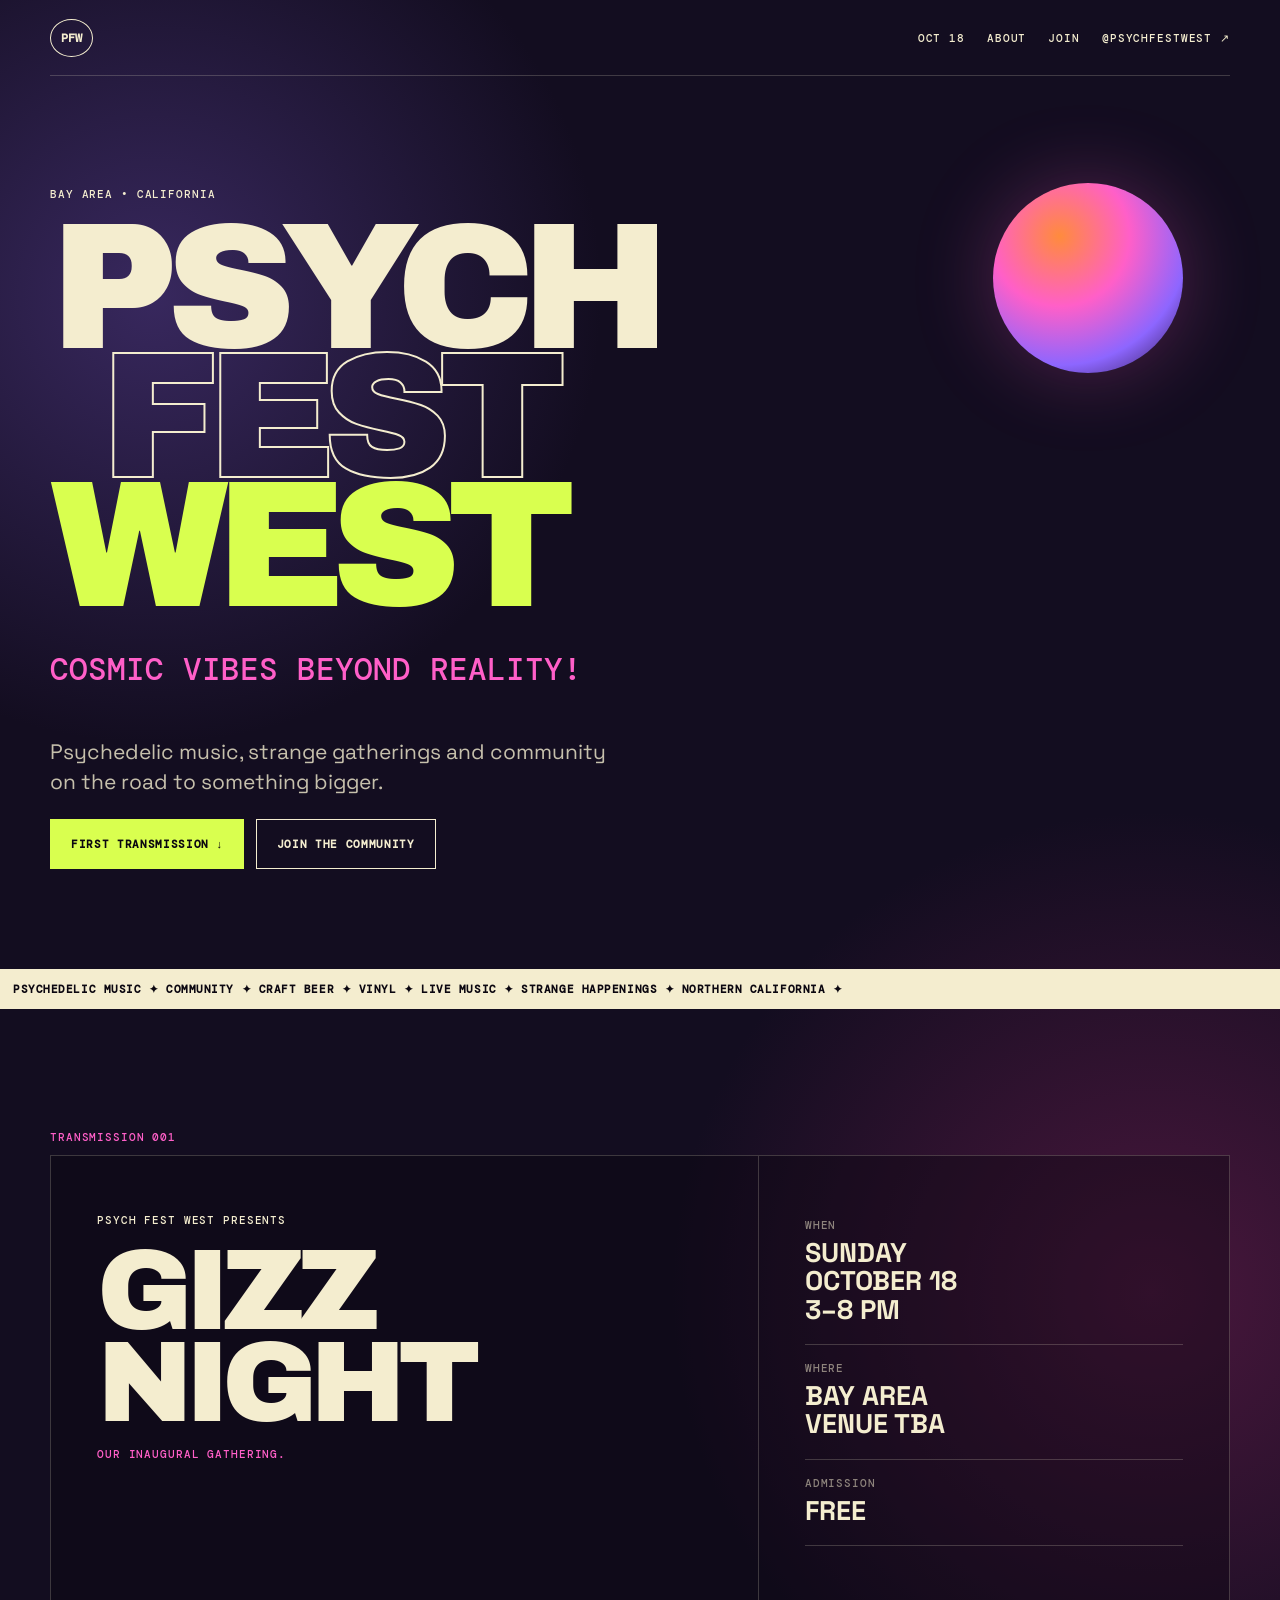
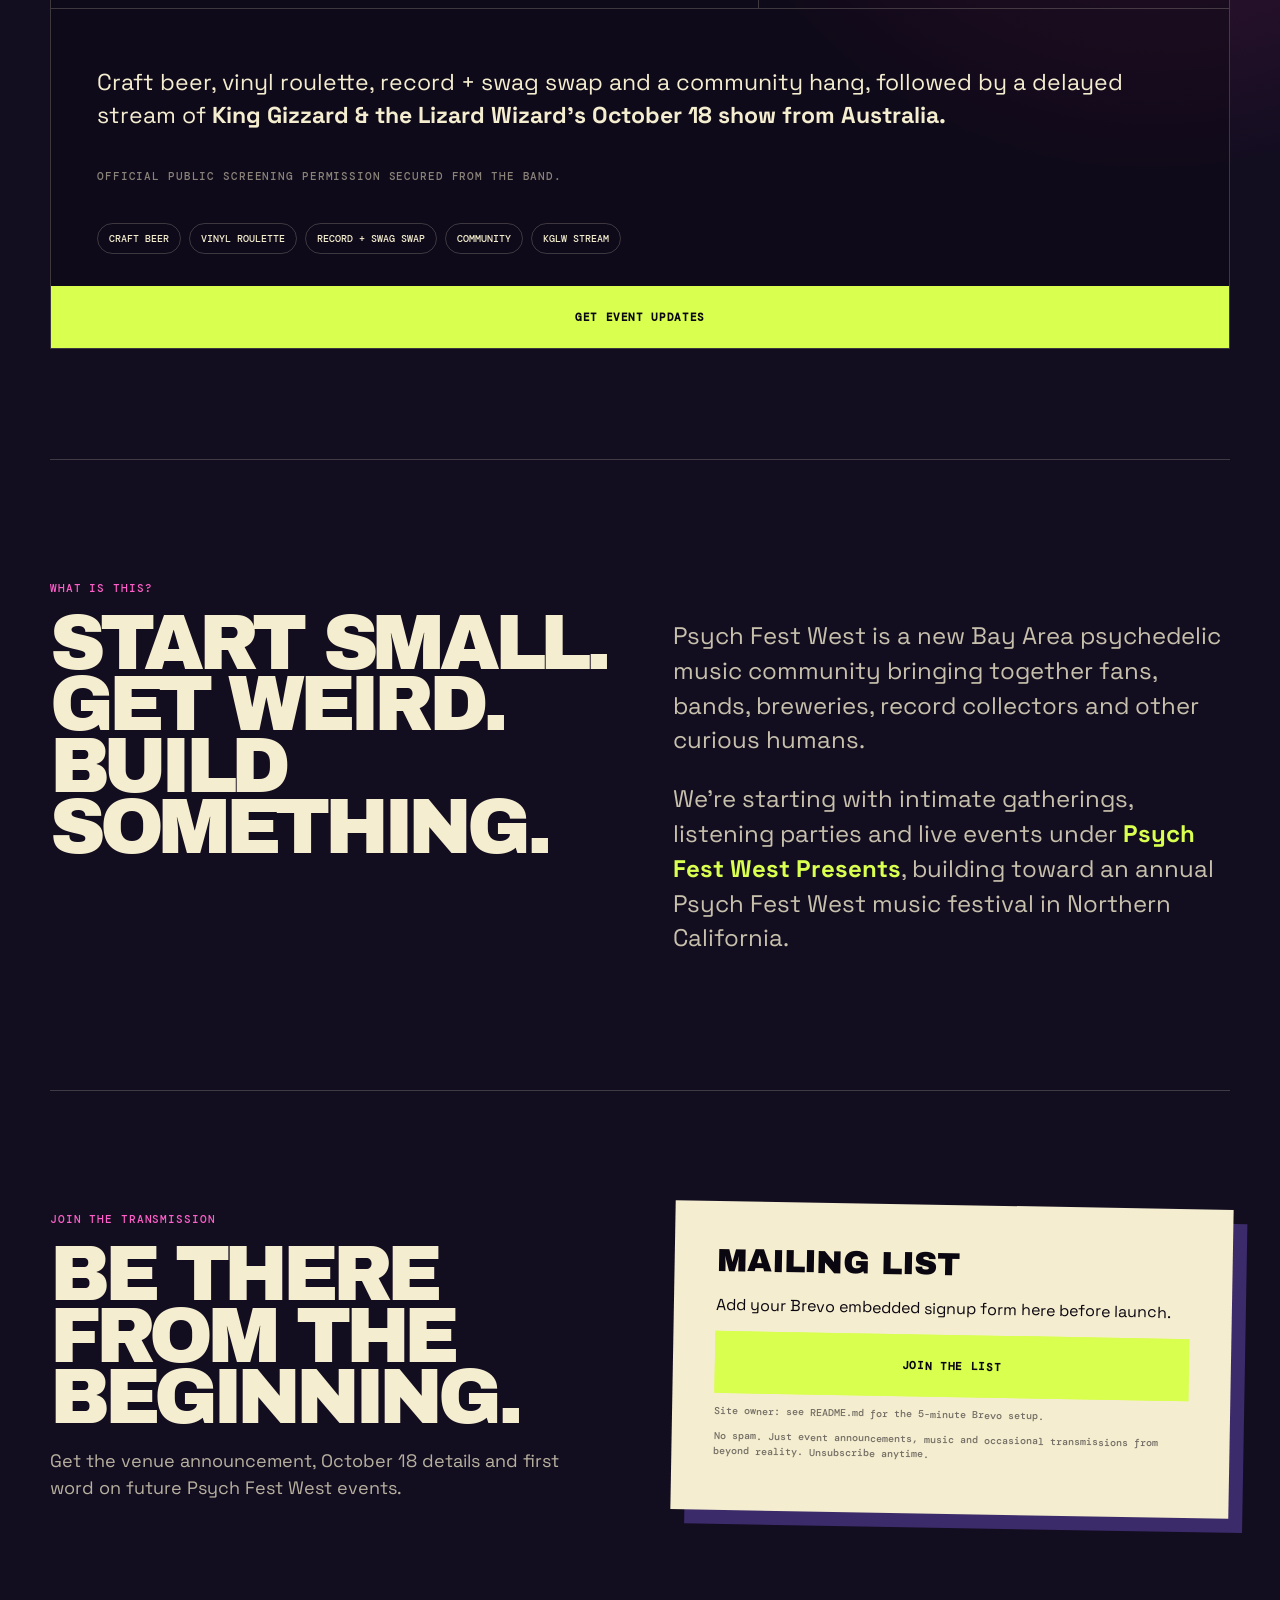
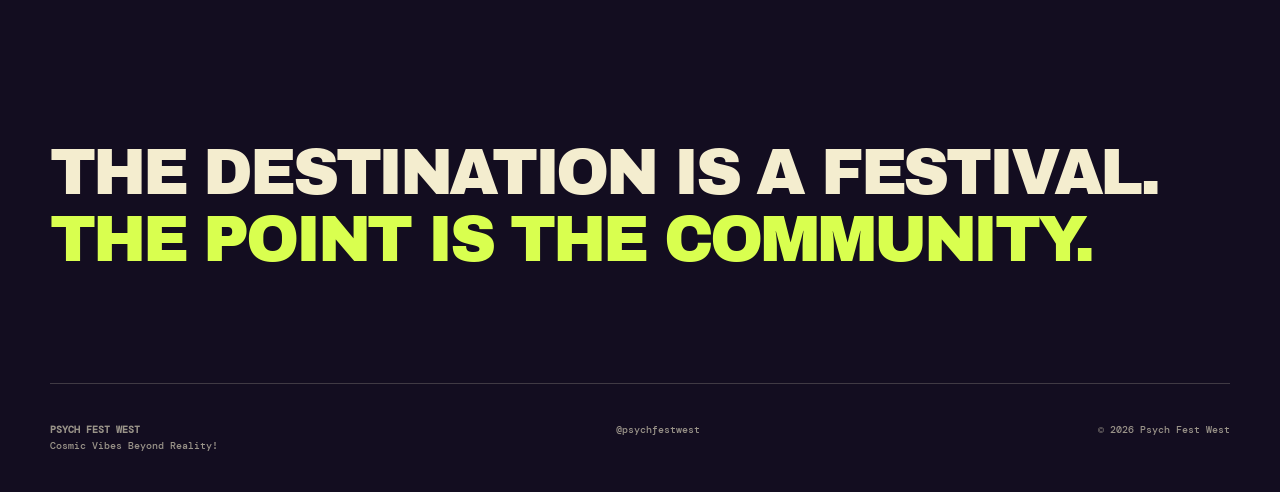
<file: concepts/cosmic/index.html>
<!doctype html>
<html lang="en">
<head>
<meta charset="utf-8"><meta name="viewport" content="width=device-width,initial-scale=1">
<title>Psych Fest West | Cosmic Vibes Beyond Reality</title>
<meta name="description" content="Psych Fest West is building a Bay Area psych rock music community through gatherings, live music and other otherworldly happenings.">
<link rel="preconnect" href="https://fonts.googleapis.com">
<link rel="preconnect" href="https://fonts.gstatic.com" crossorigin>
<link href="https://fonts.googleapis.com/css2?family=Archivo+Black&family=DM+Mono:wght@400;500&family=Space+Grotesk:wght@400;500;600;700&display=swap" rel="stylesheet">
<link rel="stylesheet" href="style.css">
</head>
<body>
<header><a class="pfw" href="#top">PFW</a><nav><a href="#event">Oct 18</a><a href="#about">About</a><a href="#join">Join</a><a href="https://instagram.com/psychfestwest" target="_blank">@psychfestwest ↗</a></nav></header>
<main id="top">
<section class="hero">
<div class="planet"></div><p class="eyebrow">BAY AREA • CALIFORNIA</p>
<h1><span>PSYCH</span><span>FEST</span><span>WEST</span></h1>
<p class="tagline">COSMIC VIBES BEYOND REALITY!</p>
<p class="intro">Psychedelic music, strange gatherings and community on the road to something bigger.</p>
<div class="actions"><a class="btn primary" href="#event">FIRST TRANSMISSION ↓</a><a class="btn" href="#join">JOIN THE COMMUNITY</a></div>
</section>

<div class="ticker">PSYCHEDELIC MUSIC ✦ COMMUNITY ✦ CRAFT BEER ✦ VINYL ✦ LIVE MUSIC ✦ STRANGE HAPPENINGS ✦ NORTHERN CALIFORNIA ✦</div>

<section id="event">
<p class="eyebrow pink">TRANSMISSION 001</p>
<div class="card">
<div><p class="eyebrow">PSYCH FEST WEST PRESENTS</p><h2>GIZZ<br>NIGHT</h2><p class="pink mono">Our inaugural gathering.</p></div>
<div class="details"><p><small>WHEN</small><strong>SUNDAY<br>OCTOBER 18<br>3–8 PM</strong></p><p><small>WHERE</small><strong>BAY AREA<br>VENUE TBA</strong></p><p><small>ADMISSION</small><strong>FREE</strong></p></div>
<div class="copy"><p>Craft beer, vinyl roulette, record + swag swap and a community hang, followed by a delayed stream of <strong>King Gizzard &amp; the Lizard Wizard’s October 18 show from Australia.</strong></p><small>Official public screening permission secured from the band.</small></div>
<div class="chips"><span>CRAFT BEER</span><span>VINYL ROULETTE</span><span>RECORD + SWAG SWAP</span><span>COMMUNITY</span><span>KGLW STREAM</span></div>
<a class="btn primary full" href="#join">GET EVENT UPDATES</a>
</div>
</section>

<section id="about" class="two">
<div><p class="eyebrow pink">WHAT IS THIS?</p><h2>START SMALL.<br>GET WEIRD.<br>BUILD SOMETHING.</h2></div>
<div class="bodycopy"><p>Psych Fest West is a new Bay Area psychedelic music community bringing together fans, bands, breweries, record collectors and other curious humans.</p><p>We’re starting with intimate gatherings, listening parties and live events under <strong>Psych Fest West Presents</strong>, building toward an annual Psych Fest West music festival in Northern California.</p></div>
</section>

<section id="join" class="two join">
<div><p class="eyebrow pink">JOIN THE TRANSMISSION</p><h2>BE THERE<br>FROM THE<br>BEGINNING.</h2><p>Get the venue announcement, October 18 details and first word on future Psych Fest West events.</p></div>
<div class="signup">
<p class="formtitle">MAILING LIST</p>
<p>Add your Brevo embedded signup form here before launch.</p>
<a class="btn primary full" id="signup-button" href="SET-YOUR-BREVO-FORM-LINK-HERE">JOIN THE LIST</a>
<p class="note">Site owner: see README.md for the 5-minute Brevo setup.</p>
<p class="note">No spam. Just event announcements, music and occasional transmissions from beyond reality. Unsubscribe anytime.</p>
</div>
</section>

<section class="manifesto"><p>THE DESTINATION IS A FESTIVAL.</p><p>THE POINT IS THE COMMUNITY.</p></section>
</main>
<footer><div><strong>PSYCH FEST WEST</strong><br><span>Cosmic Vibes Beyond Reality!</span></div><div><a href="https://instagram.com/psychfestwest">@psychfestwest</a></div><div>© <span id="year"></span> Psych Fest West</div></footer>
<script src="script.js"></script>
</body></html>
</file>
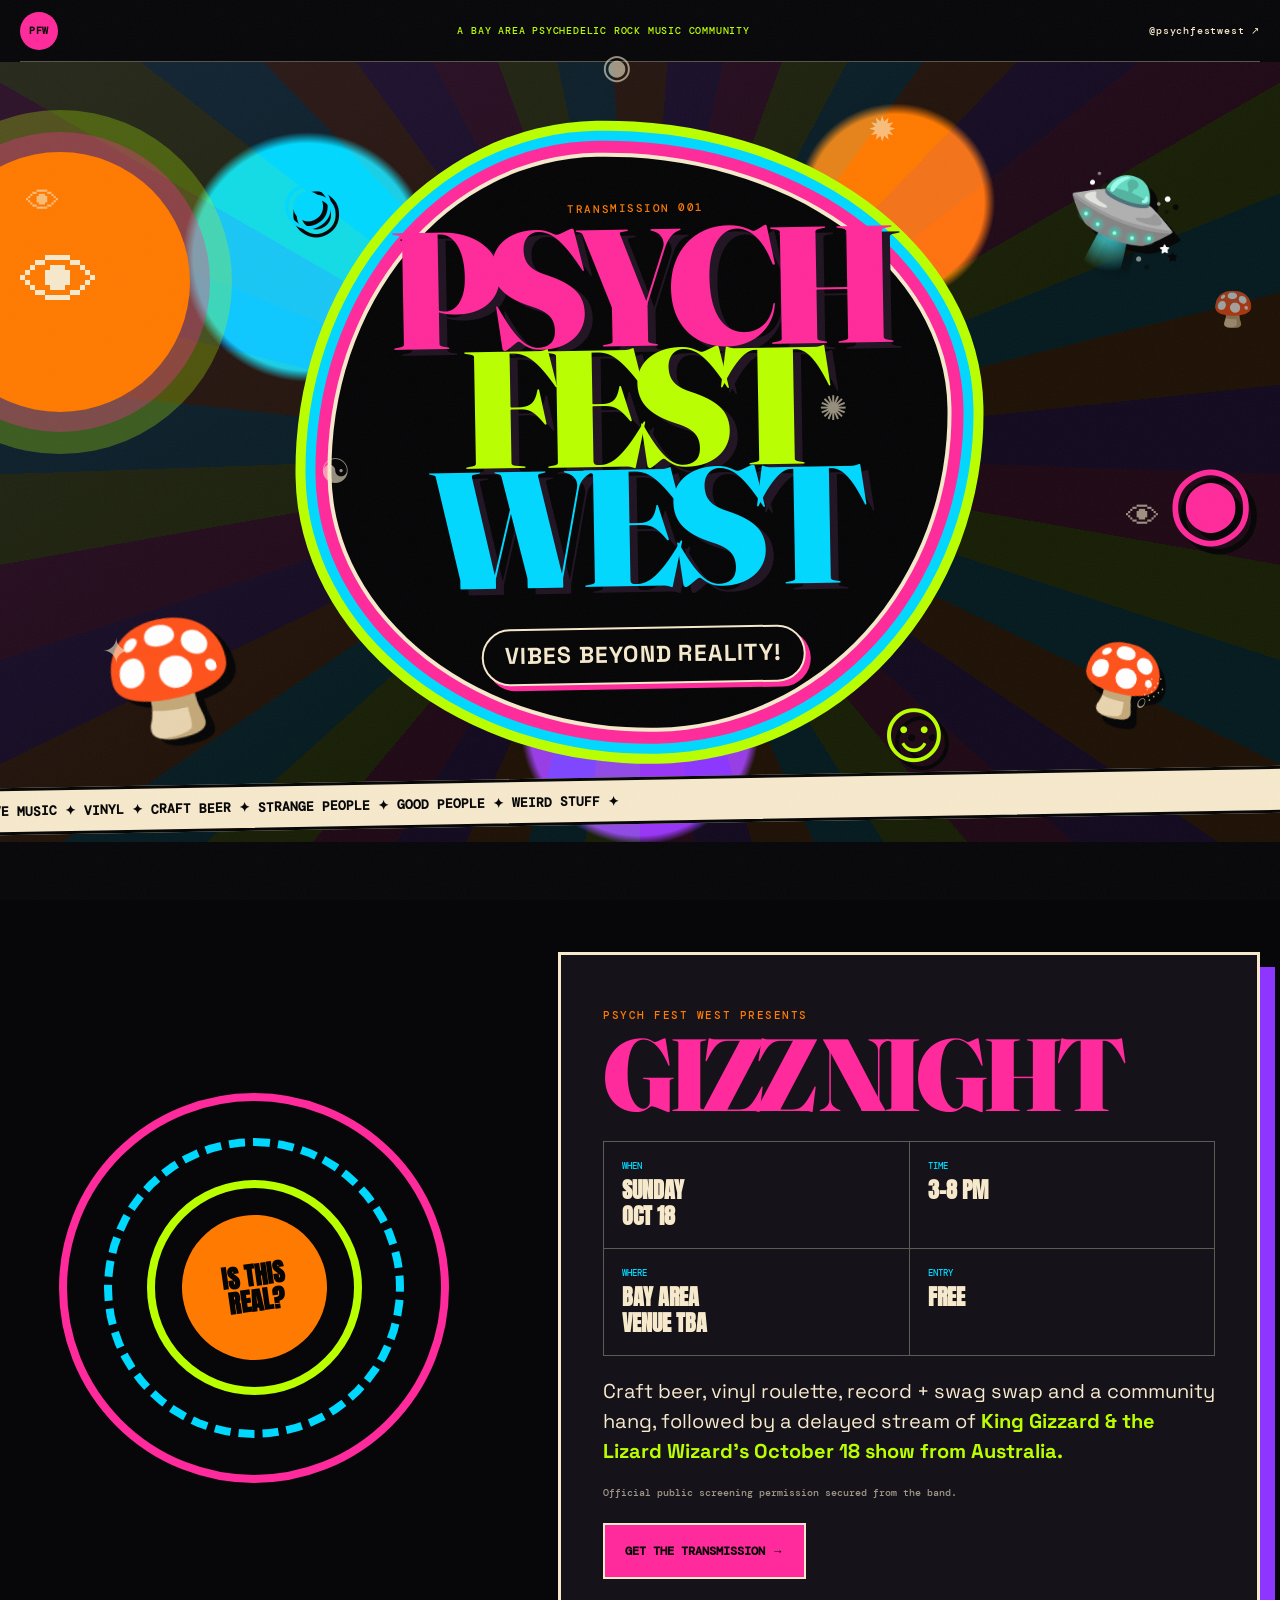
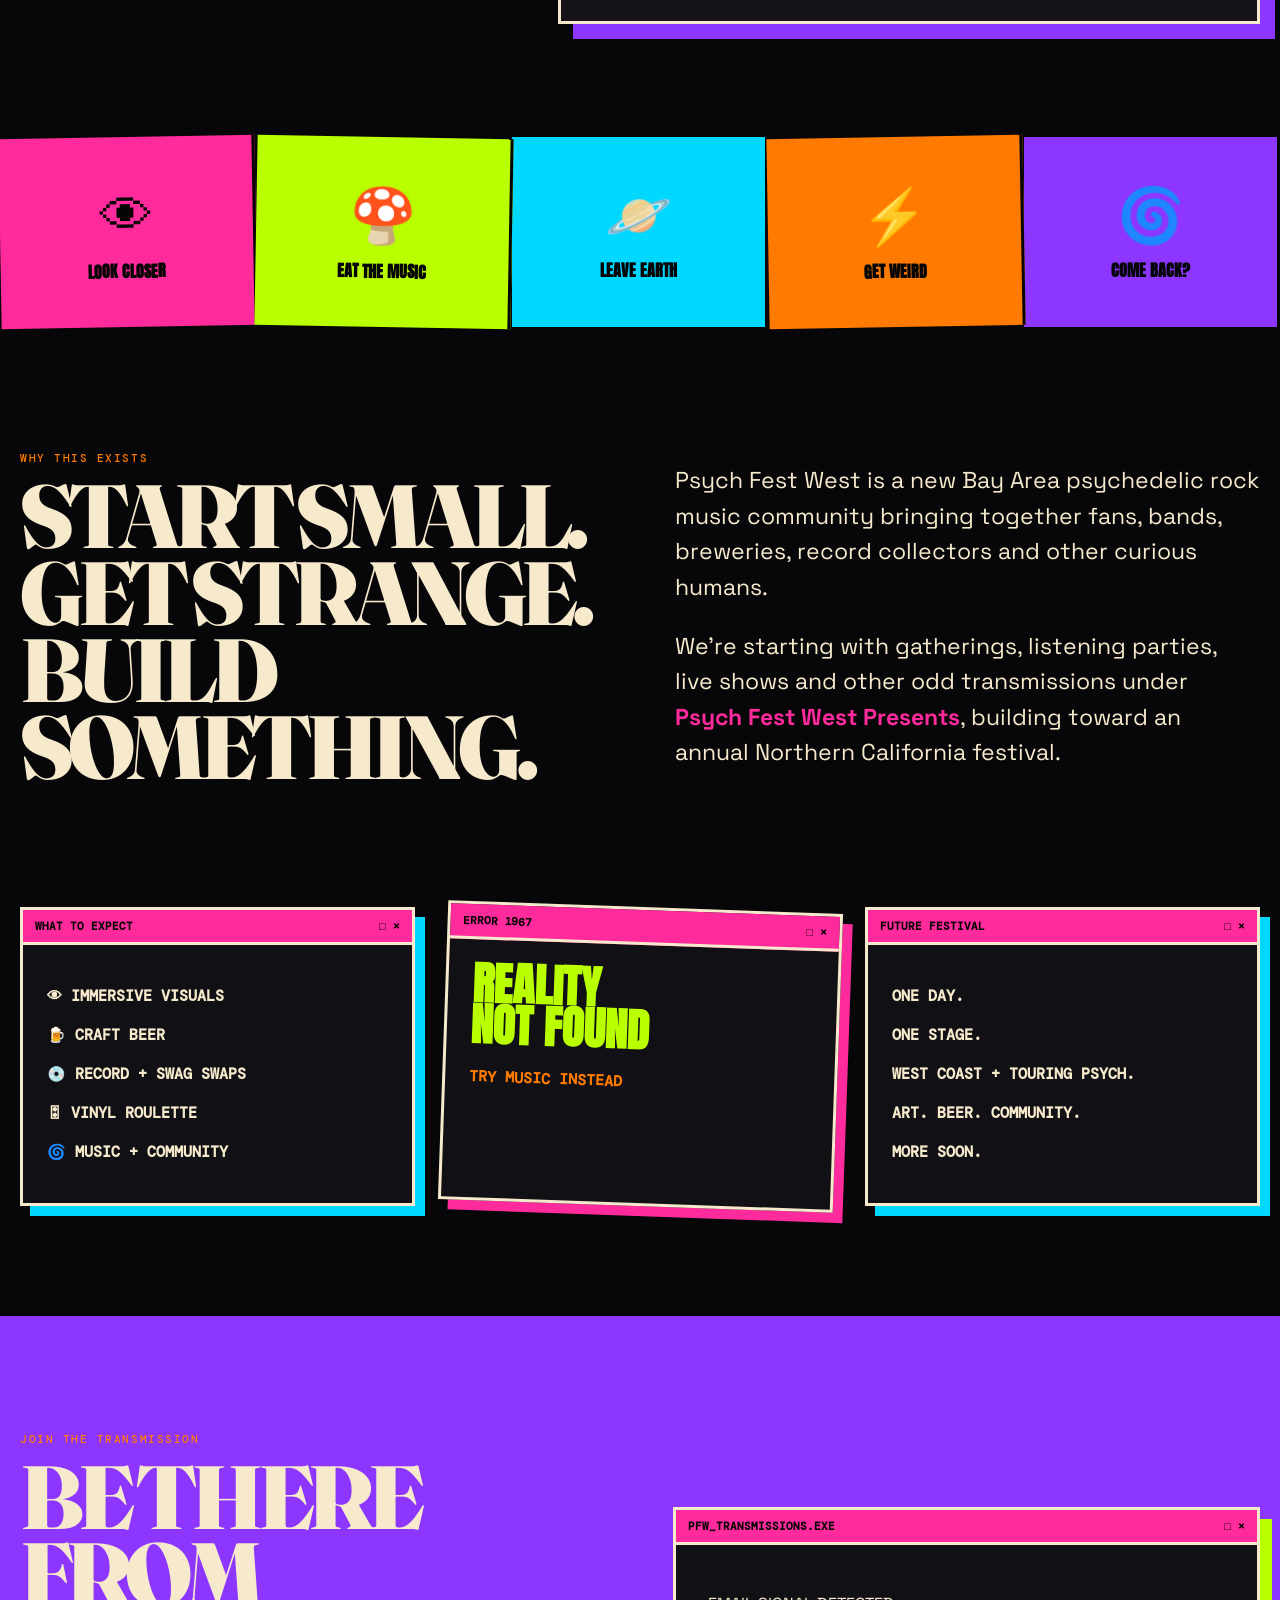
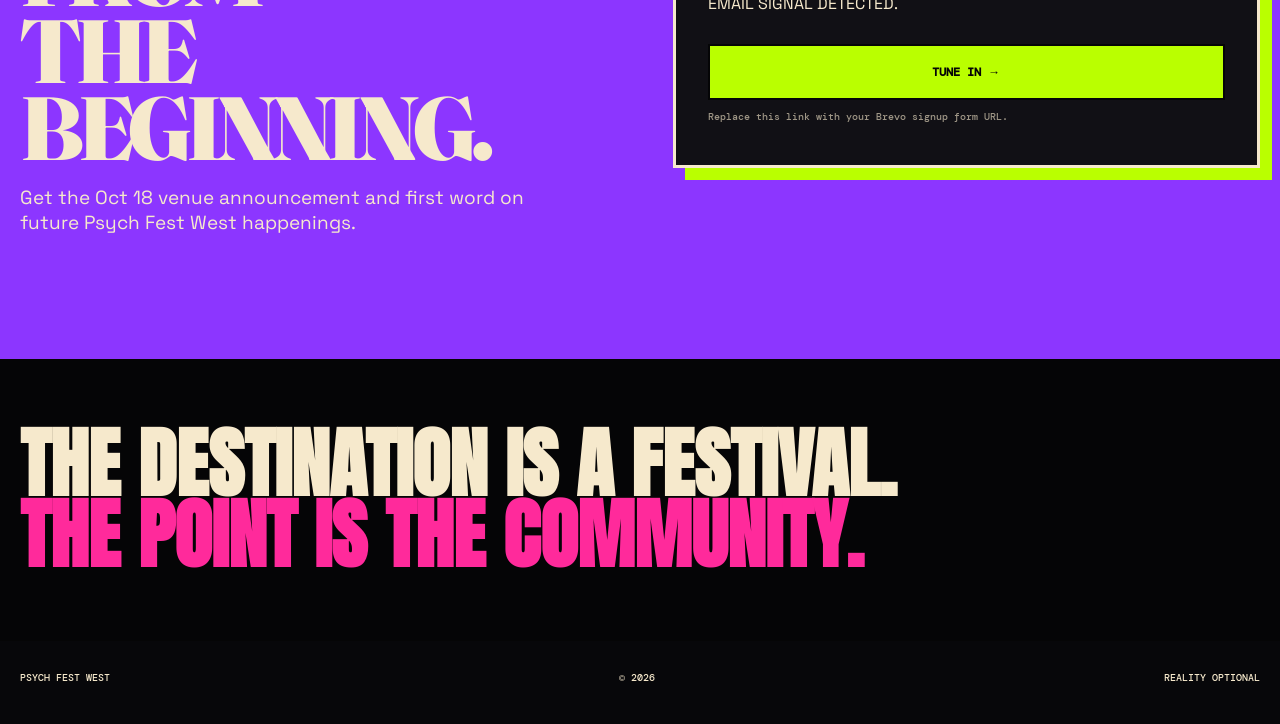
<file: concepts/weird/index.html>
<!doctype html>
<html lang="en">
<head>
  <meta charset="utf-8">
  <meta name="viewport" content="width=device-width,initial-scale=1">
  <title>Psych Fest West | Weird Concept</title>
  <meta name="description" content="Psych Fest West is a Bay Area psychedelic rock music community.">
  <link rel="preconnect" href="https://fonts.googleapis.com">
  <link rel="preconnect" href="https://fonts.gstatic.com" crossorigin>
  <link href="https://fonts.googleapis.com/css2?family=Anton&family=DM+Mono:wght@400;500&family=Fraunces:opsz,wght@9..144,800;9..144,900&family=Space+Grotesk:wght@400;600;700&display=swap" rel="stylesheet">
  <link rel="stylesheet" href="style.css">
</head>
<body>
  <div class="noise"></div>
  <div class="floaters" aria-hidden="true">
    <span class="floater f1">👁</span>
    <span class="floater f2">🍄</span>
    <span class="floater f3">✦</span>
    <span class="floater f4">☄</span>
    <span class="floater f5">◉</span>
    <span class="floater f6">✺</span>
    <span class="floater f7">☯</span>
    <span class="floater f8">✹</span>
    <span class="floater f9">👁</span>
  </div>

  <header class="topbar">
    <a class="mark" href="#top">PFW</a>
    <span>A BAY AREA PSYCHEDELIC ROCK MUSIC COMMUNITY</span>
    <a href="https://instagram.com/psychfestwest" target="_blank" rel="noopener">@psychfestwest ↗</a>
  </header>

  <main id="top">
    <section class="hero">
      <div class="psycho-sun">
        <div class="eye">👁</div>
      </div>

      <div class="hero-bubble">
        <p class="eyebrow">TRANSMISSION 001</p>
        <h1>
          <span class="pink">PSYCH</span>
          <span class="acid">FEST</span>
          <span class="cyan">WEST</span>
        </h1>
        <p class="tagline">VIBES BEYOND REALITY!</p>
      </div>

      <div class="ufo">🛸</div>
      <div class="mushroom m1">🍄</div>
      <div class="mushroom m2">🍄</div>
      <div class="orb orb1">◉</div>
      <div class="orb orb2">◉</div>
      <div class="smile">☺</div>

      <div class="ticker">
        <span>LIVE MUSIC ✦ VINYL ✦ CRAFT BEER ✦ STRANGE PEOPLE ✦ GOOD PEOPLE ✦ WEIRD STUFF ✦</span>
      </div>
    </section>

    <section class="portal-zone">
      <div class="portal">
        <div class="portal-ring r1"></div>
        <div class="portal-ring r2"></div>
        <div class="portal-ring r3"></div>
        <div class="portal-core">IS THIS<br>REAL?</div>
      </div>

      <div class="event-card">
        <p class="eyebrow">PSYCH FEST WEST PRESENTS</p>
        <h2>GIZZ NIGHT</h2>
        <div class="event-grid">
          <div><span>WHEN</span><strong>SUNDAY<br>OCT 18</strong></div>
          <div><span>TIME</span><strong>3–8 PM</strong></div>
          <div><span>WHERE</span><strong>BAY AREA<br>VENUE TBA</strong></div>
          <div><span>ENTRY</span><strong>FREE</strong></div>
        </div>
        <p class="event-copy">Craft beer, vinyl roulette, record + swag swap and a community hang, followed by a delayed stream of <strong>King Gizzard &amp; the Lizard Wizard’s October 18 show from Australia.</strong></p>
        <p class="small">Official public screening permission secured from the band.</p>
        <a class="cta" href="#join">GET THE TRANSMISSION →</a>
      </div>
    </section>

    <section class="chaos-strip">
      <div class="tile t1">👁<span>LOOK CLOSER</span></div>
      <div class="tile t2">🍄<span>EAT THE MUSIC</span></div>
      <div class="tile t3">🪐<span>LEAVE EARTH</span></div>
      <div class="tile t4">⚡<span>GET WEIRD</span></div>
      <div class="tile t5">🌀<span>COME BACK?</span></div>
    </section>

    <section class="manifesto">
      <div class="manifesto-head">
        <p class="eyebrow">WHY THIS EXISTS</p>
        <h2>START SMALL.<br>GET STRANGE.<br>BUILD SOMETHING.</h2>
      </div>
      <div class="manifesto-copy">
        <p>Psych Fest West is a new Bay Area psychedelic rock music community bringing together fans, bands, breweries, record collectors and other curious humans.</p>
        <p>We’re starting with gatherings, listening parties, live shows and other odd transmissions under <strong>Psych Fest West Presents</strong>, building toward an annual Northern California festival.</p>
      </div>
    </section>

    <section class="weird-window-grid">
      <article class="window">
        <div class="window-bar"><span>WHAT TO EXPECT</span><span>□ ×</span></div>
        <div class="window-body">
          <p>👁 IMMERSIVE VISUALS</p>
          <p>🍺 CRAFT BEER</p>
          <p>💿 RECORD + SWAG SWAPS</p>
          <p>🎛 VINYL ROULETTE</p>
          <p>🌀 MUSIC + COMMUNITY</p>
        </div>
      </article>

      <article class="window rotated">
        <div class="window-bar"><span>ERROR 1967</span><span>□ ×</span></div>
        <div class="window-body big-message">
          <p>REALITY<br>NOT FOUND</p>
          <span>TRY MUSIC INSTEAD</span>
        </div>
      </article>

      <article class="window">
        <div class="window-bar"><span>FUTURE FESTIVAL</span><span>□ ×</span></div>
        <div class="window-body">
          <p>ONE DAY.</p>
          <p>ONE STAGE.</p>
          <p>WEST COAST + TOURING PSYCH.</p>
          <p>ART. BEER. COMMUNITY.</p>
          <p>MORE SOON.</p>
        </div>
      </article>
    </section>

    <section class="join" id="join">
      <div class="join-copy">
        <p class="eyebrow">JOIN THE TRANSMISSION</p>
        <h2>BE THERE FROM<br>THE BEGINNING.</h2>
        <p>Get the Oct 18 venue announcement and first word on future Psych Fest West happenings.</p>
      </div>
      <div class="signup">
        <div class="window-bar"><span>PFW_TRANSMISSIONS.EXE</span><span>□ ×</span></div>
        <div class="signup-inner">
          <p>EMAIL SIGNAL DETECTED.</p>
          <a id="signup-button" class="cta acid-button" href="SET-YOUR-BREVO-FORM-LINK-HERE">TUNE IN →</a>
          <p class="owner-note">Replace this link with your Brevo signup form URL.</p>
        </div>
      </div>
    </section>

    <section class="closing">
      <p>THE DESTINATION IS A FESTIVAL.</p>
      <p>THE POINT IS THE COMMUNITY.</p>
    </section>
  </main>

  <footer>
    <span>PSYCH FEST WEST</span>
    <span>© <span id="year"></span></span>
    <span>REALITY OPTIONAL</span>
  </footer>

  <script src="script.js"></script>
</body>
</html>
</file>
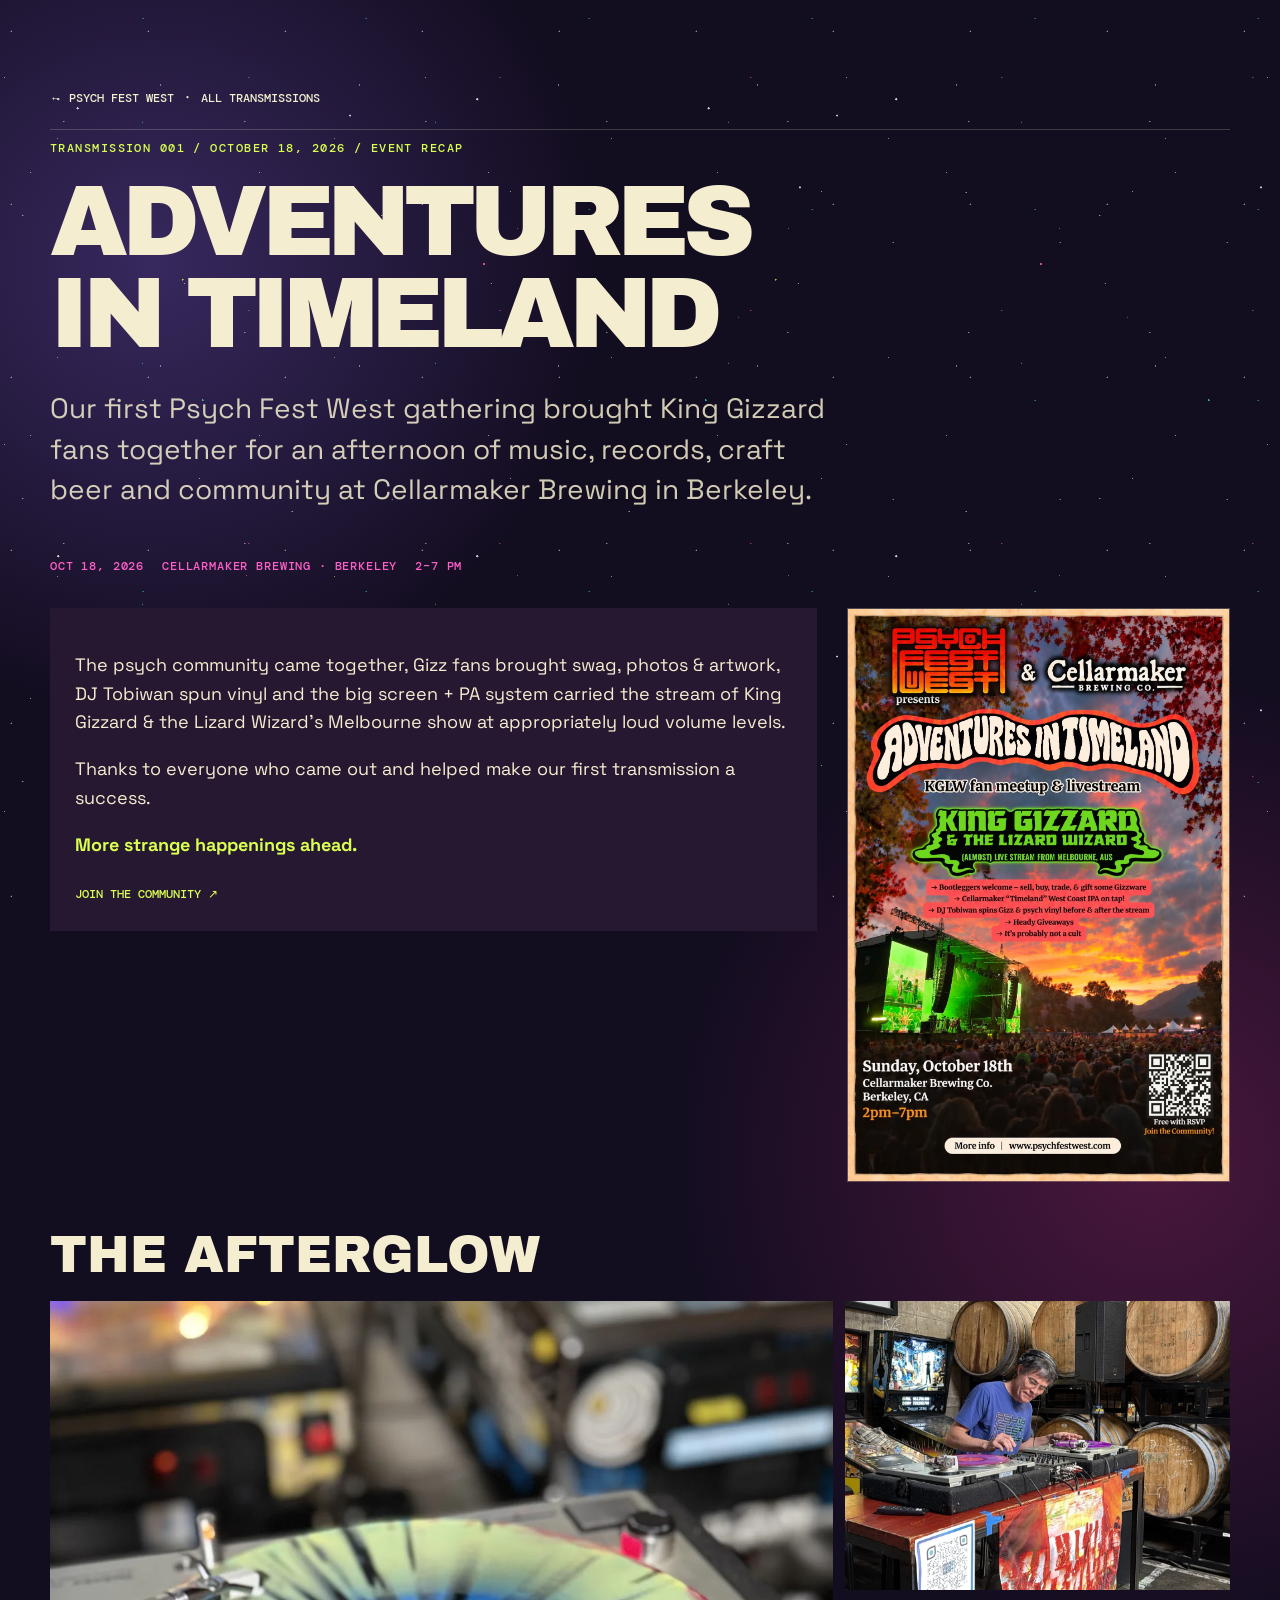
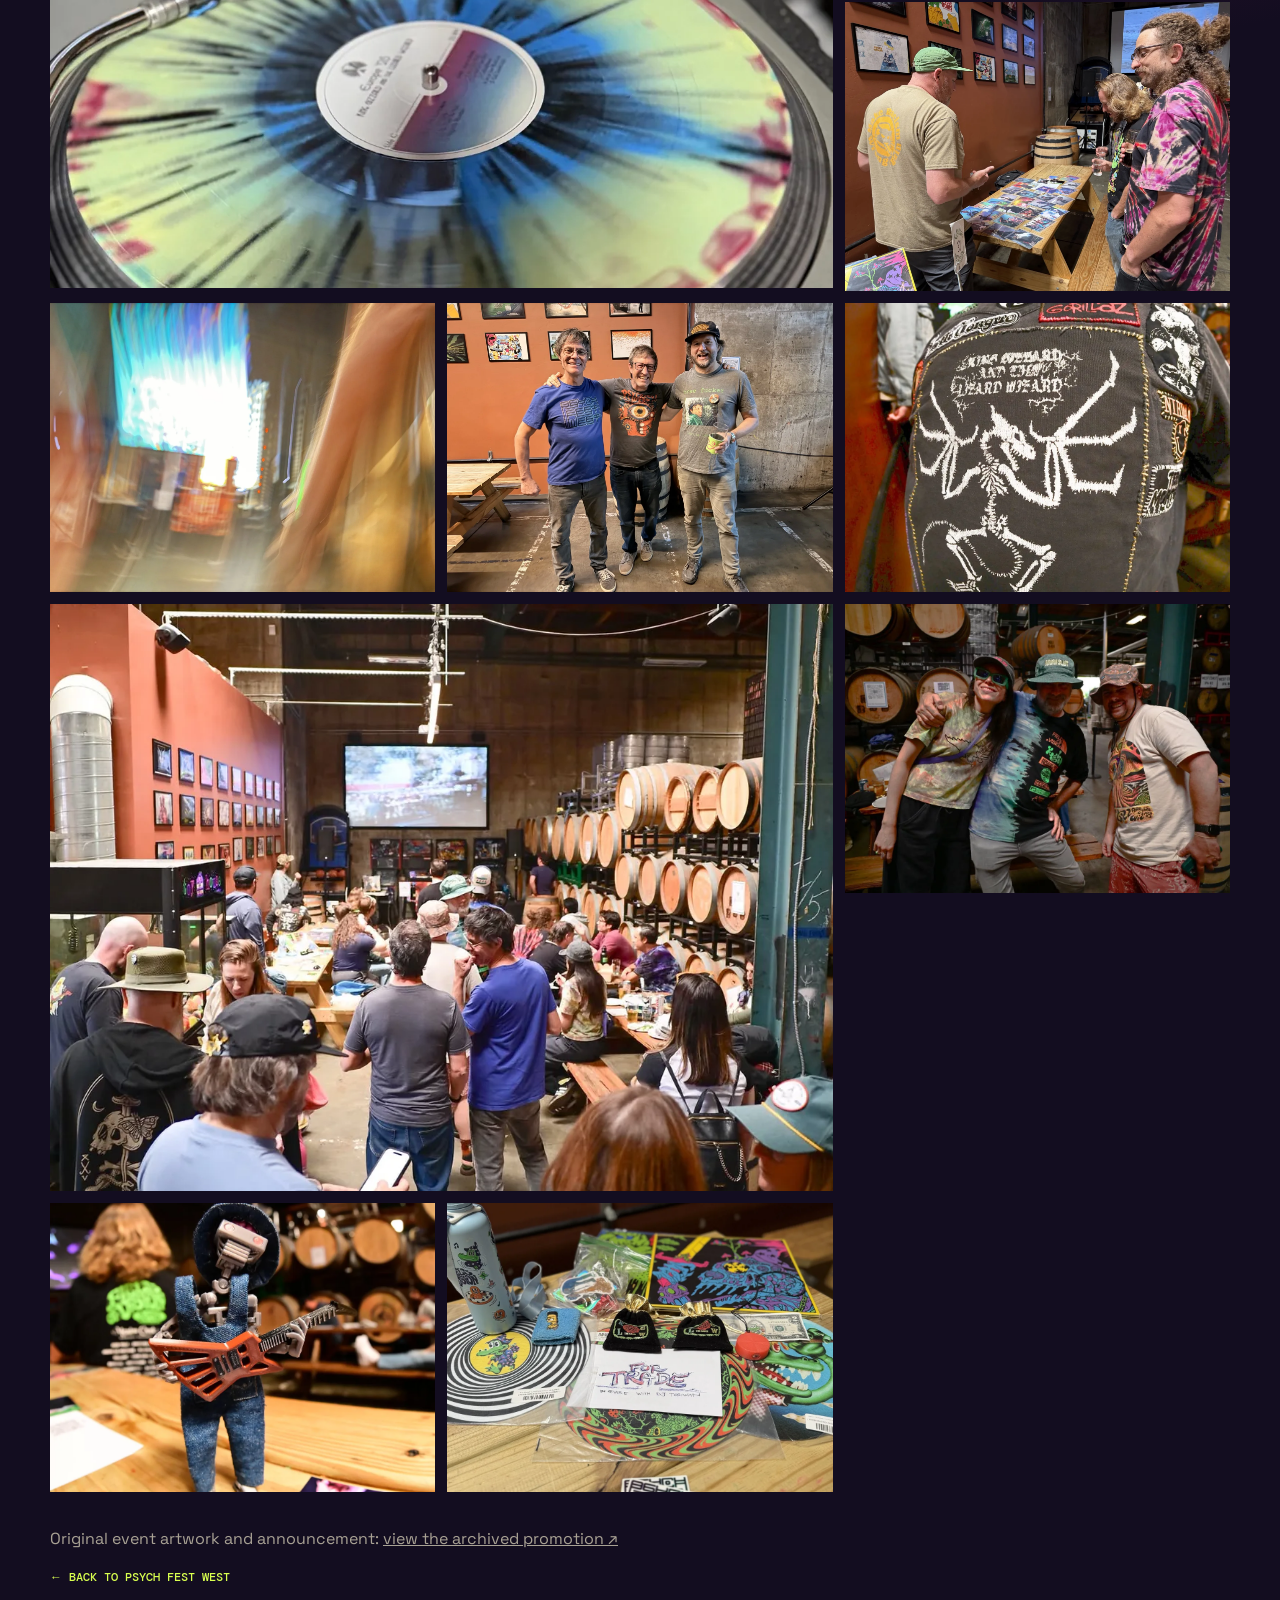
<file: events/001-adventures-in-timeland/index.html>
<!doctype html><html lang="en"><head><meta charset="utf-8"><meta name="viewport" content="width=device-width,initial-scale=1"><title>Transmission 001: Adventures in Timeland | Psych Fest West</title><meta name="description" content="Photos and recap of Psych Fest West's Adventures in Timeland community gathering at Cellarmaker Brewing in Berkeley on October 18, 2026."><link rel="icon" href="../../images/pfw-brandmark-circle.png"><link href="https://fonts.googleapis.com/css2?family=Archivo+Black&family=DM+Mono:wght@400;500&family=Space+Grotesk:wght@400;500;600;700&display=swap" rel="stylesheet"><link rel="stylesheet" href="../../style.css"><style>
.recap-shell{width:min(calc(100% - 34px),1180px);margin:0 auto;padding:64px 0 100px}.recap-eyebrow{font:500 12px 'DM Mono';letter-spacing:.12em;color:#d9ff4f;margin:10px 0}.recap-title{font:400 clamp(44px,8vw,100px)/.92 'Archivo Black';letter-spacing:-.065em;margin:20px 0;color:#f4edcf}.recap-deck{font-size:clamp(19px,2.7vw,28px);line-height:1.45;max-width:800px;color:#f4edcfd9}.recap-meta{display:flex;gap:18px;flex-wrap:wrap;font:500 12px 'DM Mono';letter-spacing:.07em;color:#ff5fc8;padding:20px 0 34px}.recap-intro{display:grid;grid-template-columns:2fr 1fr;gap:30px;align-items:start;margin-bottom:45px}.recap-flyer{width:100%;display:block;border:1px solid #f4edcf44}.recap-note{background:#271832;padding:25px;font-size:18px;line-height:1.6}.recap-note strong{color:#d9ff4f}.gallery-title{font:400 clamp(29px,4vw,52px) 'Archivo Black';margin:30px 0 18px}.photo-gallery{display:grid;grid-template-columns:repeat(3,minmax(0,1fr));gap:12px}.gallery-item{display:block;min-width:0;overflow:hidden;background:#271832;aspect-ratio:4/3}.gallery-item:first-child{grid-column:span 2;grid-row:span 2}.gallery-item:nth-child(7){grid-column:span 2}.gallery-item img{width:100%;height:100%;object-fit:cover;display:block;transition:transform .2s}.gallery-item:hover img{transform:scale(1.025)}.gallery-item[hidden]{display:none}.back-link{font:500 12px 'DM Mono';color:#d9ff4f;text-decoration:none}.after-gallery{margin-top:36px;color:#f4edcfaa}.recap-topnav{padding:22px 0;border-bottom:1px solid #f4edcf33}.recap-topnav a{color:#f4edcf;text-decoration:none;font:500 12px 'DM Mono'}@media(max-width:700px){.recap-intro{grid-template-columns:1fr}.photo-gallery{grid-template-columns:repeat(2,minmax(0,1fr))}.gallery-item:first-child{grid-column:span 2;grid-row:auto}.gallery-item:nth-child(7){grid-column:span 2}.recap-shell{padding-top:35px}}
</style></head><body><div class="space-layer stars-far"></div><div class="space-layer stars-near"></div><div class="recap-shell"><div class="recap-topnav"><a href="../../">← PSYCH FEST WEST</a> &nbsp; · &nbsp; <a href="../">ALL TRANSMISSIONS</a></div><main><p class="recap-eyebrow">TRANSMISSION 001 / OCTOBER 18, 2026 / EVENT RECAP</p><h1 class="recap-title">ADVENTURES<br>IN TIMELAND</h1><p class="recap-deck">Our first Psych Fest West gathering brought King Gizzard fans together for an afternoon of music, records, craft beer and community at Cellarmaker Brewing in Berkeley.</p><div class="recap-meta"><span>OCT 18, 2026</span><span>CELLARMAKER BREWING · BERKELEY</span><span>2–7 PM</span></div><div class="recap-intro"><div class="recap-note"><p>The psych community came together, Gizz fans brought swag, photos &amp; artwork, DJ Tobiwan spun vinyl and the big screen + PA system carried the stream of King Gizzard &amp; the Lizard Wizard's Melbourne show at appropriately loud volume levels.</p><p>Thanks to everyone who came out and helped make our first transmission a success.</p><p><strong>More strange happenings ahead.</strong></p><a class="back-link" href="../../#join">JOIN THE COMMUNITY ↗</a></div><a href="../../images/adventures-in-timeland-flyer.png" target="_blank" rel="noopener"><img class="recap-flyer" src="../../images/adventures-in-timeland-flyer-preview.webp" alt="Original Adventures in Timeland event poster"></a></div><h2 class="gallery-title">THE AFTERGLOW</h2><div class="photo-gallery" aria-label="Photos from Adventures in Timeland"><a class="gallery-item" href="photos/01-colorful-vinyl.webp" target="_blank" rel="noopener"><img src="photos/01-colorful-vinyl.webp" alt="Colorful vinyl spinning on a turntable" loading="eager" onerror="this.closest('.gallery-item').hidden=true"></a>
<a class="gallery-item" href="photos/02-dj-tobiwan.webp" target="_blank" rel="noopener"><img src="photos/02-dj-tobiwan.webp" alt="DJ Tobiwan spinning records at Cellarmaker" loading="eager" onerror="this.closest('.gallery-item').hidden=true"></a>
<a class="gallery-item" href="photos/03-record-exchange.webp" target="_blank" rel="noopener"><img src="photos/03-record-exchange.webp" alt="Fans sharing records and artwork" loading="lazy" onerror="this.closest('.gallery-item').hidden=true"></a>
<a class="gallery-item" href="photos/04-psychedelic-motion.webp" target="_blank" rel="noopener"><img src="photos/04-psychedelic-motion.webp" alt="Psychedelic motion and lights" loading="lazy" onerror="this.closest('.gallery-item').hidden=true"></a>
<a class="gallery-item" href="photos/05-organizers.webp" target="_blank" rel="noopener"><img src="photos/05-organizers.webp" alt="Psych Fest West crew at the meetup" loading="lazy" onerror="this.closest('.gallery-item').hidden=true"></a>
<a class="gallery-item" href="photos/06-king-gizz-patches.webp" target="_blank" rel="noopener"><img src="photos/06-king-gizz-patches.webp" alt="King Gizzard jacket patches" loading="lazy" onerror="this.closest('.gallery-item').hidden=true"></a>
<a class="gallery-item" href="photos/07-crowd-at-cellarmaker.webp" target="_blank" rel="noopener"><img src="photos/07-crowd-at-cellarmaker.webp" alt="Attendees gathering for the screening at Cellarmaker" loading="lazy" onerror="this.closest('.gallery-item').hidden=true"></a>
<a class="gallery-item" href="photos/08-community.webp" target="_blank" rel="noopener"><img src="photos/08-community.webp" alt="Friends at the event" loading="lazy" onerror="this.closest('.gallery-item').hidden=true"></a>
<a class="gallery-item" href="photos/09-robot-rock.webp" target="_blank" rel="noopener"><img src="photos/09-robot-rock.webp" alt="Miniature guitar-playing robot on the table" loading="lazy" onerror="this.closest('.gallery-item').hidden=true"></a>
<a class="gallery-item" href="photos/10-vinyl-and-merch.webp" target="_blank" rel="noopener"><img src="photos/10-vinyl-and-merch.webp" alt="Vinyl and community merchandise spread on a table" loading="lazy" onerror="this.closest('.gallery-item').hidden=true"></a></div><p class="after-gallery">Original event artwork and announcement: <a href="original-event.html">view the archived promotion ↗</a></p><p><a class="back-link" href="../../#event">← BACK TO PSYCH FEST WEST</a></p></main></div></body></html>
</file>
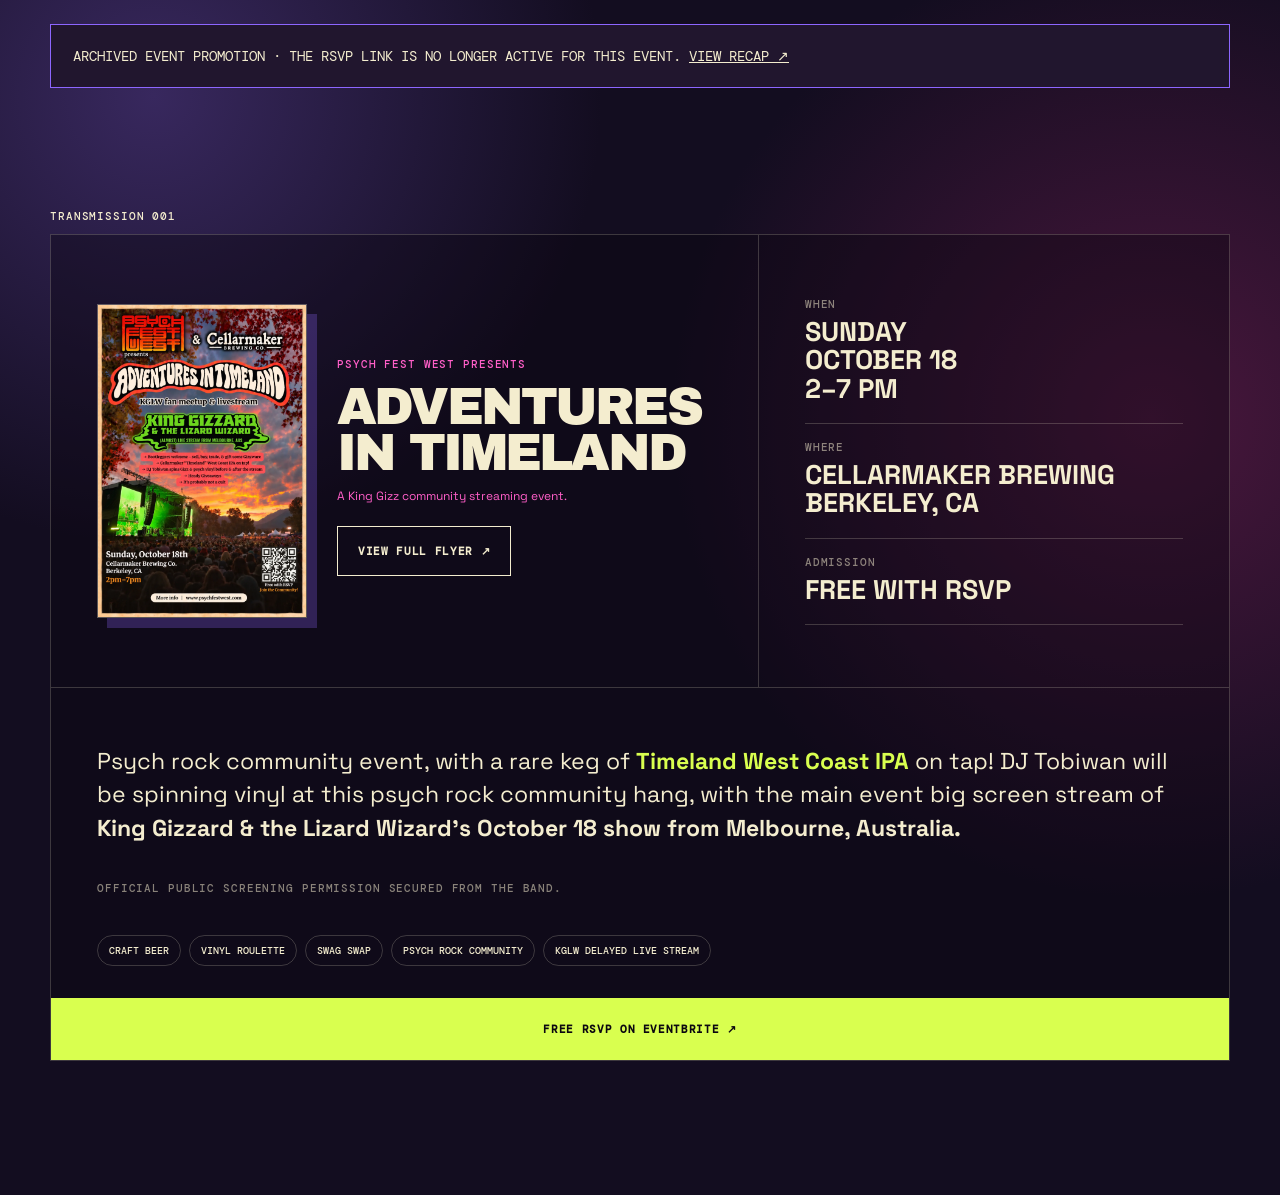
<file: events/001-adventures-in-timeland/original-event.html>
<!doctype html><html lang="en"><head><meta charset="utf-8"><meta name="viewport" content="width=device-width, initial-scale=1"><title>Transmission 001 | Original Event Announcement | Psych Fest West</title><link href="https://fonts.googleapis.com/css2?family=Archivo+Black&family=DM+Mono:wght@400;500&family=Space+Grotesk:wght@400;500;600;700&display=swap" rel="stylesheet"><link rel="stylesheet" href="../../style.css"><base href="../../"><style>body{padding:24px} .archive-note{max-width:1180px;margin:0 auto;padding:22px;background:#21162e;border:1px solid #8d66ff;color:#f4edcf;font:14px 'DM Mono'}</style></head><body><div class="archive-note">ARCHIVED EVENT PROMOTION · THE RSVP LINK IS NO LONGER ACTIVE FOR THIS EVENT. <a href="events/001-adventures-in-timeland/">VIEW RECAP ↗</a></div><section id="event">
<p class="eyebrow">TRANSMISSION 001</p>
<div class="card">
<div class="flyer-feature"><a class="flyer-link" href="images/adventures-in-timeland-flyer.png" target="_blank" rel="noopener noreferrer"><img src="images/adventures-in-timeland-flyer-preview.webp" alt="Adventures in Timeland event flyer"></a><div class="flyer-info"><p class="eyebrow pink">PSYCH FEST WEST PRESENTS</p><h3>ADVENTURES<br>IN TIMELAND</h3><p class="event-subtitle">A King Gizz community streaming event.</p><div class="flyer-actions"><a class="btn" href="images/adventures-in-timeland-flyer.png" target="_blank" rel="noopener noreferrer">VIEW FULL FLYER ↗</a></div></div></div>
<div class="details"><p><small>WHEN</small><strong>SUNDAY<br>OCTOBER 18<br>2–7 PM</strong></p><p><small>WHERE</small><strong>CELLARMAKER BREWING<br>BERKELEY, CA</strong></p><p><small>ADMISSION</small><strong>FREE WITH RSVP</strong></p></div>
<div class="copy"><p>Psych rock community event, with a rare keg of <strong><a href="https://cellarmakerbrewing.com/beer/timeland/" target="_blank" style="color:#d9ff4f;text-decoration:none;font-weight:bold;">Timeland West Coast IPA</a></strong> on tap! DJ Tobiwan will be spinning vinyl at this psych rock community hang, with the main event big screen stream of <strong>King Gizzard &amp; the Lizard Wizard’s October 18 show from Melbourne, Australia.</strong></p><small>Official public screening permission secured from the band.</small></div>
<div class="chips"><span>CRAFT BEER</span><span>VINYL ROULETTE</span><span>SWAG SWAP</span><span>PSYCH ROCK COMMUNITY</span><span>KGLW DELAYED LIVE STREAM</span></div><a class="btn primary full" href="https://psychfestwestadventuresintimeland.eventbrite.com" target="_blank" rel="noopener noreferrer">FREE RSVP ON EVENTBRITE ↗</a>
</div></section>
</body></html>
</file>
<file: style.css>
*{box-sizing:border-box}
html{scroll-behavior:smooth}
body{margin:0;background:#130d20;color:#f4edcf;font-family:'Space Grotesk',sans-serif;background-image:radial-gradient(circle at 12% 8%,#38285e 0,transparent 28rem),radial-gradient(circle at 90% 35%,#4a173d 0,transparent 30rem);position:relative;overflow-x:hidden}
a{color:inherit}
.space-layer{position:fixed;inset:0;pointer-events:none;z-index:-1}
.stars-far{opacity:.55;background-image:radial-gradient(circle at 3% 7%,#fff 0 .55px,transparent .8px),radial-gradient(circle at 11% 24%,#f4edcf 0 .45px,transparent .75px),radial-gradient(circle at 18% 4%,#44dbc7 0 .5px,transparent .8px),radial-gradient(circle at 24% 41%,#fff 0 .4px,transparent .7px),radial-gradient(circle at 31% 13%,#ff5fc8 0 .55px,transparent .85px),radial-gradient(circle at 39% 58%,#fff 0 .45px,transparent .75px),radial-gradient(circle at 46% 19%,#d9ff4f 0 .4px,transparent .7px),radial-gradient(circle at 51% 73%,#fff 0 .55px,transparent .85px),radial-gradient(circle at 57% 9%,#fff 0 .4px,transparent .7px),radial-gradient(circle at 63% 37%,#44dbc7 0 .45px,transparent .75px),radial-gradient(circle at 68% 66%,#fff 0 .5px,transparent .8px),radial-gradient(circle at 74% 16%,#ff8b3d 0 .45px,transparent .75px),radial-gradient(circle at 81% 49%,#fff 0 .55px,transparent .85px),radial-gradient(circle at 88% 11%,#fff 0 .4px,transparent .7px),radial-gradient(circle at 93% 72%,#8d66ff 0 .5px,transparent .8px),radial-gradient(circle at 97% 31%,#fff 0 .45px,transparent .75px);background-size:137px 173px,181px 211px,223px 191px,167px 257px,251px 233px,199px 281px,277px 219px,311px 287px,229px 263px,293px 241px,337px 319px,271px 347px,359px 283px,307px 331px,389px 353px,421px 367px;background-position:7px 19px,44px 71px,103px 11px,18px 137px,171px 47px,83px 203px,207px 97px,41px 269px,129px 149px,251px 33px,63px 301px,317px 173px,91px 77px,221px 247px,377px 63px,17px 331px}
.stars-near{opacity:.78;background-image:radial-gradient(circle at 7% 18%,#fff 0 .9px,transparent 1.35px),radial-gradient(circle at 23% 62%,#44dbc7 0 .75px,transparent 1.2px),radial-gradient(circle at 36% 28%,#fff 0 .85px,transparent 1.25px),radial-gradient(circle at 49% 14%,#ff5fc8 0 .9px,transparent 1.35px),radial-gradient(circle at 61% 72%,#fff 0 .8px,transparent 1.2px),radial-gradient(circle at 77% 33%,#d9ff4f 0 .75px,transparent 1.15px),radial-gradient(circle at 89% 57%,#fff 0 .9px,transparent 1.3px);background-size:419px 457px,503px 431px,461px 523px,557px 479px,487px 541px,593px 517px,631px 569px;background-position:29px 17px,87px 133px,173px 41px,211px 197px,53px 267px,319px 109px,147px 353px}
header{height:76px;margin:auto;display:flex;align-items:center;justify-content:space-between;border-bottom:1px solid #f4edcf33;position:sticky;top:0;z-index:1000;width:100vw;max-width:none;margin-left:calc(50% - 50vw);margin-right:calc(50% - 50vw);padding-left:clamp(20px,3vw,48px);padding-right:clamp(20px,3vw,48px);box-sizing:border-box;background:rgba(18,8,30,.88);backdrop-filter:blur(10px);-webkit-backdrop-filter:blur(10px)}
.pfw{width:56px;height:56px;display:flex;align-items:center;justify-content:center;text-decoration:none;flex:0 0 auto}.pfw img{display:block;width:56px;height:56px;object-fit:contain}nav{display:flex;gap:22px}nav a,.eyebrow,.mono,small{font:500 11px 'DM Mono';letter-spacing:.08em;text-transform:uppercase;text-decoration:none}
.hero{min-height:720px;width:min(calc(100% - 34px),1180px);margin:auto;padding:100px 0;position:relative;display:flex;flex-direction:column;justify-content:center}.hero-logo{margin:12px 0 18px;position:relative;z-index:2;width:min(82vw,760px)}.hero-logo img{display:block;width:100%;height:auto}
.planet{position:absolute;right:-5%;top:6%;width:150px;height:150px;border-radius:50%;z-index:0;background:radial-gradient(circle at 33% 30%,#ffd59a 0 7%,#ff8b3d 22%,#ff5fc8 48%,#8d66ff 72%,#241231 100%);box-shadow:inset -18px -16px 28px #130d2099,0 0 34px #ff5fc855}.planet::before{content:"";position:absolute;inset:14% 10%;border-radius:50%;background:radial-gradient(circle at 30% 30%,#ffffff26 0 4%,transparent 5%),radial-gradient(circle at 70% 42%,#130d2030 0 7%,transparent 8%),radial-gradient(circle at 48% 72%,#ffffff18 0 5%,transparent 6%);mix-blend-mode:screen;opacity:.7}.satellite{position:absolute;border-radius:50%;z-index:0;box-shadow:inset -7px -8px 14px #0b0710aa,0 0 20px currentColor}.satellite-a{width:48px;height:48px;right:30%;top:8%;color:#44dbc7;background:radial-gradient(circle at 34% 28%,#d8fff8 0 5%,#44dbc7 22%,#2f8ba1 52%,#36256f 78%,#160d22 100%)}.satellite-b{width:24px;height:24px;right:1%;top:56%;color:#ff8b3d;background:radial-gradient(circle at 32% 28%,#ffe0b8 0 7%,#ff8b3d 34%,#d4555e 62%,#32152d 100%)}.satellite-c{width:46px;height:46px;right:15%;top:72%;color:#8d66ff;background:radial-gradient(circle at 31% 27%,#c7f7f0 0 5%,#44dbc7 28%,#8d66ff 60%,#241231 100%)}.satellite-d{width:18px;height:18px;right:38%;top:22%;color:#ff5fc8;background:radial-gradient(circle at 30% 27%,#ffe9f8 0 7%,#ff5fc8 42%,#8d66ff 72%,#210f28 100%)}.satellite.saturn{overflow:visible}.satellite.saturn::after{content:"";position:absolute;left:-54%;right:-54%;top:39%;height:18%;border:2px solid #f4edcf;border-left-color:#ff8b3d;border-right-color:#44dbc7;border-radius:50%;transform:rotate(-16deg);opacity:.9;box-shadow:0 0 8px #ff5fc844}.hero-logo{position:relative;z-index:2}
.tagline{font:500 clamp(20px,2.5vw,31px)/1 'DM Mono';color:#ff5fc8}.intro{max-width:580px;font-size:21px;color:#f4edcfcc;line-height:1.45}.actions{display:flex;gap:12px;flex-wrap:wrap}.btn{display:inline-flex;min-height:50px;padding:0 20px;align-items:center;justify-content:center;border:1px solid;text-decoration:none;font:600 11px 'DM Mono';letter-spacing:.06em}.primary{background:#d9ff4f;color:#0b0710;border-color:#d9ff4f}.primary:hover{background:#ff5fc8;border-color:#ff5fc8}
.ticker{background:#f4edcf;color:#0b0710;height:39px;min-height:39px;padding:0;overflow:hidden;white-space:nowrap;display:flex;align-items:center;font:600 11px/1 'DM Mono';letter-spacing:.05em}.ticker-copy{display:inline-block;flex:0 0 auto;white-space:nowrap;padding-right:1.4em;animation:pfwTickerScroll 42s linear infinite;will-change:transform}
section:not(.hero){width:min(calc(100% - 34px),1180px);margin:auto;padding:110px 0}.pink{color:#ff5fc8}.card{border:1px solid #f4edcf33;background:#0b071066;display:grid;grid-template-columns:1.2fr .8fr}.card>div:first-child,.details{padding:46px}.card h2,.two h2{font:400 clamp(62px,9vw,120px)/.8 'Archivo Black';letter-spacing:-.07em;margin:18px 0}.details{border-left:1px solid #f4edcf33}.details p{border-bottom:1px solid #f4edcf33;padding-bottom:20px}.details small{display:block;color:#f4edcf88;margin-bottom:7px}.details strong{font-size:27px;line-height:1.05}.copy{grid-column:1/-1;border-top:1px solid #f4edcf33;padding:34px 46px;font-size:23px;line-height:1.45}.copy small{color:#f4edcf88}.chips{grid-column:1/-1;padding:0 46px 32px;display:flex;gap:8px;flex-wrap:wrap}.chips span{border:1px solid #f4edcf33;border-radius:99px;padding:8px 11px;font:500 10px 'DM Mono'}.full{grid-column:1/-1;width:100%;min-height:62px}.two{display:grid;grid-template-columns:1fr 1fr;gap:65px;border-top:1px solid #f4edcf33}.two h2{font-size:clamp(48px,6vw,78px)}.bodycopy{padding-top:25px;font-size:24px;line-height:1.45;color:#f4edcfcc}.bodycopy strong{color:#d9ff4f}.join{align-items:center}.join>div:first-child>p:last-child{font-size:18px;line-height:1.5;color:#f4edcfbb}.signup{background:#f4edcf;color:#0b0710;padding:42px;box-shadow:14px 14px #8d66ff55;transform:rotate(1deg)}.formtitle{font:400 32px 'Archivo Black';margin:0}.note{font:500 10px/1.5 'DM Mono';opacity:.55}.manifesto p{font:400 clamp(30px,5vw,64px)/1.05 'Archivo Black';letter-spacing:-.05em;margin:0}.manifesto p:last-child{color:#d9ff4f}.be-one{background:linear-gradient(90deg,#ff5fc8 0%,#8d66ff 100%);-webkit-background-clip:text;background-clip:text;color:transparent;-webkit-text-fill-color:transparent}
footer{width:min(calc(100% - 34px),1180px);margin:auto;border-top:1px solid #f4edcf33;padding:38px 0 42px;display:grid;grid-template-columns:1fr auto 1fr;align-items:center;gap:28px;font:500 16px/1.5 'DM Mono';color:#f4edcf99}.footer-logo{display:inline-flex;justify-self:start;align-items:center;text-decoration:none}.footer-logo img{display:block;width:min(180px,32vw);height:auto}.footer-location{font-size:13px;letter-spacing:.08em;text-align:center}.instagram-link{display:inline-flex;justify-self:end;align-items:center;gap:9px;font-size:15px;text-decoration:none;transition:color .2s ease}.instagram-link:hover{color:#D9FF4F}.instagram-icon{width:22px;height:22px;flex:0 0 auto}
.flyer-feature{grid-column:1;padding:34px;display:grid;grid-template-columns:minmax(150px,210px) minmax(0,1fr);gap:30px;align-items:center}.flyer-link{display:block;position:relative;text-decoration:none}.flyer-link img{display:block;width:100%;height:auto;border:1px solid #f4edcf55;box-shadow:10px 10px 0 #8d66ff44;transition:transform .2s ease,box-shadow .2s ease}.flyer-link:hover img{transform:translate(-3px,-3px);box-shadow:14px 14px 0 #ff5fc844}.flyer-info h3{font:400 clamp(30px,4vw,54px)/.9 'Archivo Black';letter-spacing:-.055em;margin:10px 0 12px}.flyer-info p{max-width:420px;line-height:1.45}.flyer-info .event-subtitle{font-size:12px;line-height:1.45;color:#ff5fc8;margin:0}.flyer-actions{display:flex;gap:10px;flex-wrap:wrap;margin-top:20px}.flyer-actions .btn{margin:0}.details{grid-column:2}
/* ART gallery */
.art-section{border-top:1px solid #f4edcf33}
.art-head{display:grid;grid-template-columns:.9fr 1.1fr;gap:65px;align-items:end;margin-top:16px}
.art-head h2{font:400 clamp(74px,10vw,138px)/.78 'Archivo Black';letter-spacing:-.07em;margin:0;color:#f4edcf}
.art-intro-copy{max-width:560px;padding-bottom:8px}
.art-intro-copy p{margin:0;color:#f4edcfbb;font-size:18px;line-height:1.55}
.art-intro-copy .art-lead{color:#f4edcf;font-size:24px;font-weight:600;line-height:1.35;margin-bottom:12px}
.art-grid{display:grid;grid-template-columns:repeat(5,minmax(0,1fr));gap:16px;align-items:start;margin-top:54px}
.art-piece{display:block;text-decoration:none;position:relative;overflow:hidden;border:1px solid #f4edcf33;background:#0b071066;box-shadow:8px 8px 0 #8d66ff2e;transition:transform .2s ease,box-shadow .2s ease,border-color .2s ease}
.art-piece img{display:block;width:100%;height:auto;transition:transform .25s ease;transform-origin:center}
.art-piece:hover{transform:translate(-3px,-3px);border-color:#f4edcf77;box-shadow:12px 12px 0 #ff5fc844}
.art-piece:hover img{transform:scale(1.015)}
.art-piece:focus-visible{outline:2px solid #d9ff4f;outline-offset:5px}
@media(max-width:980px){.art-head{grid-template-columns:1fr;gap:18px}.art-intro-copy{padding-bottom:0}.art-grid{grid-template-columns:repeat(3,minmax(0,1fr));gap:14px;margin-top:42px}}
@media(max-width:760px){.art-head h2{font-size:clamp(64px,24vw,104px)}.art-intro-copy .art-lead{font-size:21px}.art-intro-copy p{font-size:16px}.art-grid{grid-template-columns:repeat(2,minmax(0,1fr));gap:12px;margin-top:34px}.art-piece{box-shadow:6px 6px 0 #8d66ff2e}.art-piece:hover{transform:none;box-shadow:6px 6px 0 #8d66ff2e}.art-piece:hover img{transform:none}}

/* Psych Fest West Doomsletter form. Brevo controls behavior; these rules control appearance only. */
.live-signup .brevo-embed .sib-form,
.live-signup .brevo-embed #sib-form-container,
.live-signup .brevo-embed #sib-container{
  background:transparent!important;
  color:#12081e!important;
}
.live-signup .brevo-embed #sib-container{
  border:0!important;
  max-width:none!important;
  padding:0!important;
}
.live-signup .brevo-embed .pfw-mailing-heading,
.live-signup .brevo-embed .pfw-mailing-heading p{
  margin:0!important;
  padding:0!important;
  color:#12081e!important;
  font:700 32px/1.05 'Space Grotesk',sans-serif!important;
  letter-spacing:-.02em!important;
  text-transform:uppercase!important;
}
.live-signup .brevo-embed .pfw-mailing-subtitle,
.live-signup .brevo-embed .pfw-mailing-subtitle p{
  margin:0!important;
  padding:0!important;
  color:#51464f!important;
  font:500 16px/1.4 'Space Grotesk',sans-serif!important;
}
.live-signup .brevo-embed .entry__label{
  display:block!important;
  visibility:visible!important;
  opacity:1!important;
  color:#12081e!important;
  font-family:'Space Grotesk',sans-serif!important;
  font-size:15px!important;
  font-weight:700!important;
  line-height:1.35!important;
  text-transform:none!important;
  letter-spacing:0!important;
  margin:0 0 6px!important;
}
.live-signup .brevo-embed .entry__specification{
  display:block!important;
  visibility:visible!important;
  opacity:1!important;
  color:#51464f!important;
  background:transparent!important;
  font-family:'Space Grotesk',sans-serif!important;
  font-size:12px!important;
  line-height:1.4!important;
  margin-top:6px!important;
}
.live-signup .brevo-embed .entry__field,
.live-signup .brevo-embed .sib-sms-input-wrapper .entry__field{
  background:#fff!important;
  border:1px solid #d8d0c7!important;
  border-radius:0!important;
}
.live-signup .brevo-embed .input{
  color:#12081e!important;
  background:#fff!important;
  font-family:'Space Grotesk',sans-serif!important;
  font-size:16px!important;
}
.live-signup .brevo-embed input:-webkit-autofill,
.live-signup .brevo-embed input:-webkit-autofill:hover,
.live-signup .brevo-embed input:-webkit-autofill:focus,
.live-signup .brevo-embed input:-webkit-autofill:active{
  -webkit-box-shadow:0 0 0 1000px #fff inset!important;
  -webkit-text-fill-color:#12081e!important;
  caret-color:#12081e!important;
}
.live-signup .brevo-embed .sib-sms-input-wrapper select.input,
.live-signup .brevo-embed .sib-sms-input-wrapper select.input option{
  background:#fff!important;
  color:#12081e!important;
  -webkit-text-fill-color:#12081e!important;
  font-family:'Space Grotesk',sans-serif!important;
  font-size:16px!important;
  font-weight:500!important;
  opacity:1!important;
}
.sib-sms-select__dropdown,
.sib-sms-select__dropdown *,
.sib-sms-select__list,
.sib-sms-select__list *,
.sib-sms-select__item,
.sib-sms-select__item *{
  background:#fff!important;
  color:#51464f!important;
  -webkit-text-fill-color:#51464f!important;
  font-family:'Space Grotesk',sans-serif!important;
  font-size:16px!important;
  font-weight:400!important;
  opacity:1!important;
}
.pfw-country-flag{display:inline-block!important;margin-right:8px!important;-webkit-text-fill-color:initial!important}
.live-signup .brevo-embed .sib-sms-tooltip__box,
.live-signup .brevo-embed .sib-sms-tooltip__box *{
  color:#12081e!important;
}
.live-signup .brevo-embed .sib-sms-tooltip__icon{color:#2BB2FC!important}
.live-signup .brevo-embed .entry__error{
  color:#8d1521!important;
  background:transparent!important;
  border:0!important;
  font-size:12px!important;
}
.live-signup .brevo-embed .sib-form-block__button{
  width:100%!important;
  justify-content:center!important;
  text-align:center!important;
  background:#ff5fc8!important;
  color:#12081e!important;
  border-radius:0!important;
  font-family:'DM Mono',monospace!important;
  font-size:14px!important;
  font-weight:700!important;
  letter-spacing:.06em!important;
}
/* Google creates the v3 badge on body; script.js moves it into this slot without changing Brevo's form mechanics. */
.recaptcha-badge-slot{
  width:100%!important;
  display:flex!important;
  justify-content:flex-start!important;
  align-items:flex-start!important;
  min-height:60px!important;
  margin:2px 0 8px!important;
  padding:0!important;
  overflow:visible!important;
  text-align:left!important;
}
.recaptcha-badge-slot .grecaptcha-badge{
  position:relative!important;
  left:auto!important;
  right:auto!important;
  top:auto!important;
  bottom:auto!important;
  margin:0!important;
  visibility:visible!important;
  opacity:1!important;
  z-index:2!important;
  transform:scale(.75)!important;
  transform-origin:top left!important;
  box-shadow:none!important;
}

@media(min-width:981px){header nav{gap:30px!important;margin-right:clamp(12px,3vw,42px)!important}header nav a{font-size:13px!important;letter-spacing:.07em!important}}
@media(min-width:761px) and (max-width:980px){.card{grid-template-columns:1fr!important}.flyer-feature{grid-column:1!important}.details{grid-column:1!important;border-left:0!important;border-top:1px solid #f4edcf33!important}}
@keyframes pfwTickerScroll{from{transform:translateX(0)}to{transform:translateX(-100%)}}
@media(max-width:760px){header{gap:12px!important;padding-left:16px;padding-right:16px}header .pfw{width:48px!important;height:48px!important;padding:0!important;flex:0 0 auto!important}header .pfw img{width:48px!important;height:48px!important}header nav{gap:12px!important;align-items:center!important;justify-content:flex-end!important;flex-wrap:nowrap!important;min-width:0!important;flex:1 1 auto!important}header nav a{display:inline!important;white-space:nowrap!important;font-size:10px!important;letter-spacing:.055em!important}header nav a:last-child{display:inline!important;font-size:0!important}header nav a:last-child::after{content:"@PSYCHFESTWEST"!important;font:500 10px 'DM Mono',monospace;letter-spacing:.055em;white-space:nowrap}.hero{min-height:650px}.hero-logo{width:min(92vw,680px)}.planet{width:92px;height:92px;right:-28px;top:9%}.satellite-a{width:30px;height:30px;right:18%;top:10%}.satellite-b{width:16px;height:16px;right:0;top:58%}.satellite-c{width:30px;height:30px;right:10%;top:75%}.satellite-d{width:12px;height:12px;right:31%;top:23%}.ticker-copy{animation-duration:34s}.card,.two{grid-template-columns:1fr}.details{border-left:0;border-top:1px solid #f4edcf33;grid-column:1}.card>div:first-child,.details,.copy{padding:28px 25px}.chips{display:none;padding:0 25px 28px}.two{gap:20px}.signup{transform:none;padding:28px}.flyer-feature{grid-column:1;grid-template-columns:minmax(105px,42%) minmax(0,1fr)!important;padding:28px 25px;gap:16px!important}.flyer-link{max-width:150px;margin:0}.flyer-feature .flyer-info{min-width:0!important}.flyer-feature .flyer-info h3{font-size:clamp(18px,5vw,22px)!important;line-height:.95!important;letter-spacing:-.045em!important;max-width:100%!important;white-space:nowrap!important}.flyer-actions .btn{white-space:nowrap!important;font-size:9px!important;padding:0 12px!important;min-height:44px!important}.live-signup{padding:28px 24px 24px!important}.live-signup .brevo-embed{margin-top:8px!important}.live-signup .brevo-embed .sib-form{padding:0!important}.live-signup .brevo-embed #sib-form-container,.live-signup .brevo-embed #sib-container{padding:0!important;margin:0!important}.live-signup .brevo-embed .sib-form-block{padding-top:6px!important;padding-bottom:6px!important}.live-signup .brevo-embed .form__entry{margin:0!important}.live-signup .brevo-embed .entry__label{margin-bottom:4px!important}.live-signup .brevo-embed .entry__specification{margin-top:4px!important}.live-signup .brevo-embed .sib-form-block__button{margin-top:2px!important}.live-signup>.note{margin:10px 0 0!important}footer{grid-template-columns:1fr;justify-items:start;gap:16px;font-size:15px;padding-top:28px;padding-bottom:28px}.footer-logo{justify-self:start}.footer-logo img{width:min(170px,52vw)}.footer-location{justify-self:start;text-align:left}.instagram-link{justify-self:start}}


/* LISTEN / Spotify playlists */
.listen-section{border-top:1px solid #f4edcf33}
.listen-intro{max-width:1050px}
.listen-heading{font:400 clamp(48px,6vw,78px)/.8 'Archivo Black';letter-spacing:-.07em;margin:18px 0 26px;text-transform:uppercase}
.listen-heading span{display:block}
.listen-heading span:nth-child(1){color:#f4edcf}
.listen-heading span:nth-child(2){color:#ff5fc8}
.listen-heading span:nth-child(3){color:#d9ff4f}
.listen-lead{max-width:760px;margin:0;color:#f4edcfcc;font-size:21px;line-height:1.5}
.playlist-grid{display:grid;grid-template-columns:1fr 1fr;gap:24px;margin-top:54px}
.playlist-card{min-width:0;padding:30px;border:1px solid #f4edcf33;background:#0b0710a8}
.playlist-card.recommends{border-color:#ff5fc899;box-shadow:10px 10px 0 #8d66ff2e}
.playlist-card.shows{border-color:#d9ff4f99;box-shadow:10px 10px 0 #44dbc72e}
.playlist-card h3{font:400 clamp(26px,3vw,40px)/.95 'Archivo Black';letter-spacing:-.045em;margin:10px 0 10px}
.playlist-card h3 span{white-space:nowrap}
.playlist-card>p:not(.eyebrow){margin:0 0 22px;color:#f4edcfbb;font-size:17px;line-height:1.5;min-height:52px}
.lime{color:#d9ff4f}
.spotify-embed{width:100%;overflow:hidden;border-radius:12px;background:#0b0710}
.spotify-embed iframe{display:block;width:100%;height:352px;border:0}
.playlist-link{display:inline-block;margin-top:18px;font:600 12px 'DM Mono';letter-spacing:.06em;text-decoration:underline;text-underline-offset:4px}
.pink-link{color:#ff5fc8}
.lime-link{color:#d9ff4f}
.playlist-link:hover{color:#f4edcf}
.listen-social{margin-top:36px;text-align:center}
.listen-social a{display:flex;width:100%;min-height:62px;padding:0 20px;align-items:center;justify-content:center;background:#8d66ff;color:#f4edcf;font:600 11px 'DM Mono';letter-spacing:.08em;text-decoration:none;transition:background .2s ease,color .2s ease}
.listen-social a span{color:inherit;text-decoration:none}
.listen-social a:hover{background:#ff5fc8;color:#0b0710}.listen-social a:hover span{color:#D9FF4F}

@media(max-width:980px){
  .playlist-grid{grid-template-columns:1fr}
  .playlist-card>p:not(.eyebrow){min-height:0}
}
@media(max-width:760px){
  .listen-heading{font-size:clamp(48px,6vw,78px);line-height:.8;margin-bottom:20px}
  .listen-heading span:nth-child(3){font-size:1em;line-height:inherit}
  .listen-lead{font-size:17px}
  .playlist-grid{gap:20px;margin-top:36px}
  .playlist-card{padding:22px}
  .playlist-card h3{font-size:clamp(24px,7vw,32px)}
  .playlist-card>p:not(.eyebrow){font-size:15px}
  .spotify-embed iframe{height:352px}
  .listen-social{margin-top:28px}
  header nav a:first-child{display:none!important}
}


/* Three playlist cards: preserve the established two-card styling elsewhere. */
.playlist-grid.three-playlists{grid-template-columns:repeat(3,minmax(0,1fr))}
.three-playlists .playlist-card h3{font-size:clamp(23px,2.35vw,32px);overflow-wrap:break-word}
.playlist-card.halloween{border-color:#ff8b3d99;box-shadow:10px 10px 0 #8d66ff2e}
.spooky,.spooky-link{color:#ff8b3d}
@media(max-width:980px){.playlist-grid.three-playlists{grid-template-columns:1fr}}


/* Listen: two-by-two desktop grid, one-column mobile. */
.playlist-grid.playlist-four-grid{grid-template-columns:repeat(2,minmax(0,1fr))}
.playlist-four-grid .playlist-card{display:flex;flex-direction:column}
.playlist-four-grid .spotify-embed{margin-top:0}
.playlist-actions{display:flex;flex-wrap:wrap;align-items:center;column-gap:24px;row-gap:3px}
.playlist-actions .playlist-link{font-size:11px}
.universal-link{color:#44dbc7}
.playlist-card.playlist-collection{border-color:#8d66ff99;box-shadow:10px 10px 0 #ff5fc82e;background:radial-gradient(circle at 80% 85%,#45226f77,transparent 60%),#0b0710a8}
.collection-label{color:#44dbc7}
.playlist-collection-art{flex:1;min-height:280px;display:flex;align-items:center;justify-content:center;position:relative;overflow:hidden;gap:10px;font:400 clamp(42px,7vw,86px)/1 'Archivo Black';letter-spacing:-.08em;color:#d9ff4f;text-shadow:6px 5px #8d66ff}
.playlist-collection-art span:nth-child(2){color:#ff5fc8;transform:translateY(-22px) rotate(-14deg)}
.playlist-collection-art span:nth-child(3){color:#44dbc7;transform:translateY(18px)}
.playlist-collection .collection-cta{min-height:60px;font-size:12px;text-align:center}
.collection-note{display:block;margin-top:16px;color:#f4edcf99;font-size:11px}
@media(max-width:980px){.playlist-grid.playlist-four-grid{grid-template-columns:1fr}.playlist-collection-art{min-height:150px}}


/* The collection card uses real artwork instead of oversized text glyphs. */
.playlist-collection-art{min-height:0;flex:1;display:flex;align-items:center;justify-content:center;padding:16px 0 20px;text-shadow:none;overflow:hidden}
.playlist-collection-art img{display:block;width:min(100%,320px);max-height:352px;height:auto;object-fit:contain;filter:drop-shadow(0 8px 18px #0008)}
.playlist-collection .collection-cta{margin-top:auto}
@media(max-width:980px){.playlist-collection-art img{max-height:300px}}


/* Align the copy-to-player spacing across all three playlist cards. */
.playlist-four-grid .playlist-card>p:not(.eyebrow){min-height:0;margin-bottom:20px}
.playlist-four-grid .playlist-card h3{margin-bottom:12px}
.playlist-four-grid .playlist-card .playlist-actions{margin-top:auto;padding-top:4px}
/* Keep the collection artwork in proportion to the neighboring player. */
.playlist-four-grid .playlist-collection-art{flex:1;min-height:0;padding:8px 0 12px}
.playlist-four-grid .playlist-collection-art img{width:min(100%,250px);max-height:246px}
@media(max-width:980px){.playlist-four-grid .playlist-collection-art img{max-height:220px}}


/* Compact Spotify cards: no equal-height stretching or spacer pushing players down. */
.playlist-grid.playlist-four-grid{align-items:start}
.playlist-four-grid .playlist-card{height:auto;align-self:start}
.playlist-four-grid .spotify-embed iframe{height:152px}
.playlist-four-grid .playlist-card .playlist-actions{margin-top:0;padding-top:0}
.playlist-four-grid .playlist-collection-art{flex:0 0 auto;min-height:0;padding:8px 0 12px}
.playlist-four-grid .playlist-collection-art img{width:min(100%,185px);max-height:185px}
.playlist-four-grid .playlist-collection .collection-cta{margin-top:0}
@media(max-width:980px){.playlist-four-grid .spotify-embed iframe{height:152px}}


/* All Playlists: artwork and oversized collection action sit side by side. */
.playlist-four-grid .collection-feature{display:grid;grid-template-columns:minmax(0,1fr) minmax(0,1.1fr);gap:18px;align-items:center;margin-top:0}
.playlist-four-grid .collection-feature .playlist-collection-art{padding:0;min-width:0;justify-content:center}
.playlist-four-grid .collection-feature .playlist-collection-art img{width:100%;max-width:175px;max-height:165px;object-fit:contain}
.playlist-four-grid .collection-action{min-width:0;display:flex;flex-direction:column;gap:10px}
.playlist-four-grid .collection-action .collection-cta{width:100%;min-height:110px;padding:18px;display:flex;align-items:center;justify-content:center;text-align:center;line-height:1.4;font-size:14px}
.playlist-four-grid .collection-action .collection-note{margin:0;text-align:center;line-height:1.4}
@media(max-width:500px){
  .playlist-four-grid .collection-feature{grid-template-columns:1fr}
  .playlist-four-grid .collection-feature .playlist-collection-art img{max-height:150px}
  .playlist-four-grid .collection-action .collection-cta{min-height:76px}
}


/* Final playlist grid alignment: two equal-height rows, compact collection CTA. */
@media(min-width:981px){
  .playlist-grid.playlist-four-grid{align-items:stretch}
  .playlist-four-grid .playlist-card{height:100%;align-self:stretch}
}
.playlist-four-grid .collection-feature{flex:1;align-content:center}
.playlist-four-grid .collection-action .collection-cta{width:auto;min-height:0;padding:13px 16px;font-size:11px;line-height:1.4;align-self:center;white-space:nowrap}
.playlist-four-grid .collection-action .collection-note{font-size:10px}
@media(max-width:500px){.playlist-four-grid .collection-action .collection-cta{min-height:0;white-space:normal}}
</file>
<file: concepts/analog/style.css>
*{box-sizing:border-box}
html{scroll-behavior:smooth}
body{
  margin:0;
  background:#efe3c2;
  color:#1b1713;
  font-family:'Space Grotesk',sans-serif;
  overflow-x:hidden
}
.paper-noise{
  position:fixed;
  inset:0;
  pointer-events:none;
  z-index:50;
  opacity:.16;
  background-image:url("data:image/svg+xml,%3Csvg xmlns='http://www.w3.org/2000/svg' width='180' height='180'%3E%3Cfilter id='n'%3E%3CfeTurbulence type='fractalNoise' baseFrequency='.85' numOctaves='4' stitchTiles='stitch'/%3E%3C/filter%3E%3Crect width='100%25' height='100%25' filter='url(%23n)' opacity='.28'/%3E%3C/svg%3E")
}
a{color:inherit}
.topbar{
  width:min(calc(100% - 32px),1180px);
  margin:auto;
  min-height:64px;
  display:grid;
  grid-template-columns:auto 1fr auto;
  align-items:center;
  gap:18px;
  border-bottom:2px solid #1b1713;
  font:500 10px 'DM Mono';
  letter-spacing:.08em
}
.topbar a{text-decoration:none}
.mark{
  display:inline-flex;
  align-items:center;
  justify-content:center;
  width:38px;
  height:38px;
  border:2px solid #1b1713;
  border-radius:50%;
  font-weight:700
}
.topline{text-align:center}

.poster-hero{
  min-height:700px;
  width:min(calc(100% - 32px),1180px);
  margin:auto;
  display:flex;
  align-items:center;
  position:relative;
  padding:90px 0 100px
}
.hero-copy{
  position:relative;
  z-index:3
}
.tiny{
  font:500 11px 'DM Mono';
  letter-spacing:.12em;
  text-transform:uppercase
}

/* UPDATED ANALOG HERO TITLE
   More readable stacking + subtle red/teal 3D-glasses misregistration effect */
.poster-hero h1{
  margin:18px 0 30px;
  font-family:'Fraunces',serif;
  font-size:clamp(88px,14vw,175px);
  font-weight:900;
  line-height:.82;
  letter-spacing:-.065em
}
.poster-hero h1 span{
  display:block;
  position:relative;
  width:max-content;
  isolation:isolate;
  color:#1b1713
}
.poster-hero h1 span::before,
.poster-hero h1 span::after{
  content:attr(data-text);
  position:absolute;
  inset:0;
  pointer-events:none;
  z-index:-1
}
.poster-hero h1 span::before{
  color:#be3a27;
  transform:translate(-7px,2px);
  opacity:.55
}
.poster-hero h1 span::after{
  color:#28524c;
  transform:translate(7px,-2px);
  opacity:.55
}
.poster-hero h1 span:nth-child(1){
  transform:rotate(-1deg);
  transform-origin:left center
}
.poster-hero h1 span:nth-child(2){
  margin-left:.10em;
  transform:rotate(.5deg);
  transform-origin:left center
}
.poster-hero h1 span:nth-child(3){
  margin-left:.02em;
  transform:rotate(-.5deg);
  transform-origin:left center
}

.slogan{
  font:900 clamp(22px,3vw,39px)/.95 'Anton';
  letter-spacing:.02em;
  color:#552448;
  margin:34px 0 0
}
.sun{
  position:absolute;
  width:285px;
  height:285px;
  right:70px;
  top:100px;
  border-radius:50%;
  background:#e9a52d;
  border:3px solid #1b1713;
  box-shadow:18px 18px 0 #be3a27
}
.wave{
  position:absolute;
  border:3px solid #1b1713;
  border-radius:50%;
  right:-90px;
  transform:rotate(-12deg)
}
.wave-a{width:540px;height:190px;top:145px}
.wave-b{width:700px;height:250px;top:110px}
.side-note{
  position:absolute;
  right:0;
  bottom:68px;
  display:flex;
  gap:8px;
  flex-wrap:wrap;
  max-width:430px;
  justify-content:flex-end
}
.side-note span,.stamp-row span{
  border:2px solid #1b1713;
  border-radius:999px;
  padding:8px 12px;
  font:500 10px 'DM Mono';
  background:#efe3c2
}
.event-block{
  background:#1b1713;
  color:#efe3c2;
  padding:105px max(16px,calc((100vw - 1180px)/2)) 115px
}
.event-label{
  font:500 11px 'DM Mono';
  color:#e9a52d;
  letter-spacing:.12em;
  margin-bottom:18px
}
.event-grid{
  display:grid;
  grid-template-columns:1.2fr .8fr;
  border-top:2px solid #efe3c2;
  border-bottom:2px solid #efe3c2
}
.event-title{
  padding:48px 48px 52px 0;
  border-right:2px solid #efe3c2
}
.event-title h2{
  font:900 clamp(84px,12vw,150px)/.72 'Fraunces';
  letter-spacing:-.08em;
  margin:16px 0;
  color:#efe3c2
}
.event-title .tiny{color:#e9a52d}
.event-facts{
  display:grid;
  grid-template-columns:1fr 1fr
}
.event-facts div{
  padding:28px;
  border-right:1px solid #efe3c255;
  border-bottom:1px solid #efe3c255
}
.event-facts span{
  display:block;
  font:500 10px 'DM Mono';
  color:#efe3c299;
  margin-bottom:8px
}
.event-facts strong{
  font:900 24px/1.05 'Anton';
  letter-spacing:.03em
}
.event-description{
  padding:38px 0 24px;
  max-width:980px;
  font-size:24px;
  line-height:1.45
}
.event-description strong{color:#e9a52d}
.legal{
  font:500 10px 'DM Mono';
  color:#efe3c288
}
.stamp-row{
  display:flex;
  gap:8px;
  flex-wrap:wrap;
  margin:4px 0 28px
}
.stamp-row span{
  color:#1b1713;
  background:#e9a52d
}
.cta{
  display:inline-flex;
  align-items:center;
  justify-content:center;
  min-height:58px;
  padding:0 22px;
  background:#be3a27;
  color:#efe3c2;
  text-decoration:none;
  font:700 12px 'DM Mono';
  letter-spacing:.06em;
  border:2px solid #efe3c2
}
.cta:hover{background:#552448}
.manifesto{
  width:min(calc(100% - 32px),1180px);
  margin:auto;
  padding:115px 0;
  display:grid;
  grid-template-columns:1fr 1fr;
  gap:70px;
  border-bottom:2px solid #1b1713
}
.manifesto h2,.join h2{
  font:900 clamp(52px,6vw,84px)/.85 'Fraunces';
  letter-spacing:-.07em;
  margin:18px 0
}
.manifesto-copy{
  font-size:23px;
  line-height:1.45;
  padding-top:28px
}
.manifesto-copy p{
  margin-top:0;
  margin-bottom:30px
}
.manifesto-copy strong{color:#be3a27}
.join{
  width:min(calc(100% - 32px),1180px);
  margin:auto;
  padding:115px 0;
  display:grid;
  grid-template-columns:.9fr 1.1fr;
  gap:75px;
  align-items:center
}
.join-left>p:last-child{
  font-size:18px;
  line-height:1.5;
  max-width:470px
}
.join-card{
  background:#e9a52d;
  padding:42px;
  border:3px solid #1b1713;
  box-shadow:14px 14px 0 #28524c;
  transform:rotate(-1deg)
}
.form-head{
  font:900 34px 'Fraunces';
  margin:0 0 12px
}
.dark{
  background:#1b1713;
  border-color:#1b1713;
  color:#efe3c2;
  width:100%;
  margin-top:12px
}
.owner-note,.privacy{
  font:500 10px/1.5 'DM Mono';
  opacity:.62
}
.closing{
  background:#be3a27;
  color:#efe3c2;
  padding:80px max(16px,calc((100vw - 1180px)/2))
}
.closing p{
  font:900 clamp(38px,6vw,78px)/.95 'Anton';
  margin:0;
  letter-spacing:.01em
}
.closing p:last-child{color:#e9a52d}
footer{
  width:min(calc(100% - 32px),1180px);
  margin:auto;
  padding:34px 0 42px;
  display:flex;
  justify-content:space-between;
  gap:20px;
  font:500 10px 'DM Mono'
}

@media(max-width:760px){
  .topbar{grid-template-columns:auto 1fr}
  .topline{display:none}
  .poster-hero{
    min-height:620px;
    padding-top:70px
  }
  .poster-hero h1{
    font-size:25vw;
    line-height:.84
  }
  .poster-hero h1 span::before{
    transform:translate(-4px,1px)
  }
  .poster-hero h1 span::after{
    transform:translate(4px,-1px)
  }
  .sun{
    width:120px;
    height:120px;
    right:-18px;
    top:82px;
    box-shadow:9px 9px 0 #be3a27
  }
  .wave{display:none}
  .side-note{
    position:static;
    justify-content:flex-start;
    margin-top:34px
  }
  .event-grid,.manifesto,.join{grid-template-columns:1fr}
  .event-title{
    border-right:0;
    border-bottom:2px solid #efe3c2;
    padding-right:0
  }
  .event-facts{grid-template-columns:1fr 1fr}
  .manifesto,.join{
    gap:25px;
    padding:80px 0
  }
  .join-card{
    transform:none;
    padding:28px;
    box-shadow:9px 9px 0 #28524c
  }
  .closing{
    padding-top:65px;
    padding-bottom:65px
  }
  footer{flex-direction:column}
}
</file>
<file: concepts/cosmic-v2/style.css>
*{box-sizing:border-box}
html{scroll-behavior:smooth}
body{
  margin:0;
  background:#130d20;
  color:#f4edcf;
  font-family:'Space Grotesk',sans-serif;
  background-image:
    radial-gradient(circle at 12% 8%,#38285e 0,transparent 28rem),
    radial-gradient(circle at 90% 35%,#4a173d 0,transparent 30rem);
  position:relative;
  overflow-x:hidden
}
a{color:inherit}

/* EXACT STAR FIELD FROM THE LATEST COSMIC V2 */
.space-layer{position:fixed;inset:0;pointer-events:none;z-index:-1}
.stars-far{
  opacity:.55;
  background-image:
    radial-gradient(circle at 3% 7%,#fff 0 .55px,transparent .8px),
    radial-gradient(circle at 11% 24%,#f4edcf 0 .45px,transparent .75px),
    radial-gradient(circle at 18% 4%,#44dbc7 0 .5px,transparent .8px),
    radial-gradient(circle at 24% 41%,#fff 0 .4px,transparent .7px),
    radial-gradient(circle at 31% 13%,#ff5fc8 0 .55px,transparent .85px),
    radial-gradient(circle at 39% 58%,#fff 0 .45px,transparent .75px),
    radial-gradient(circle at 46% 19%,#d9ff4f 0 .4px,transparent .7px),
    radial-gradient(circle at 51% 73%,#fff 0 .55px,transparent .85px),
    radial-gradient(circle at 57% 9%,#fff 0 .4px,transparent .7px),
    radial-gradient(circle at 63% 37%,#44dbc7 0 .45px,transparent .75px),
    radial-gradient(circle at 68% 66%,#fff 0 .5px,transparent .8px),
    radial-gradient(circle at 74% 16%,#ff8b3d 0 .45px,transparent .75px),
    radial-gradient(circle at 81% 49%,#fff 0 .55px,transparent .85px),
    radial-gradient(circle at 88% 11%,#fff 0 .4px,transparent .7px),
    radial-gradient(circle at 93% 72%,#8d66ff 0 .5px,transparent .8px),
    radial-gradient(circle at 97% 31%,#fff 0 .45px,transparent .75px);
  background-size:
    137px 173px,181px 211px,223px 191px,167px 257px,
    251px 233px,199px 281px,277px 219px,311px 287px,
    229px 263px,293px 241px,337px 319px,271px 347px,
    359px 283px,307px 331px,389px 353px,421px 367px;
  background-position:
    7px 19px,44px 71px,103px 11px,18px 137px,
    171px 47px,83px 203px,207px 97px,41px 269px,
    129px 149px,251px 33px,63px 301px,317px 173px,
    91px 77px,221px 247px,377px 63px,17px 331px;
}
.stars-near{
  opacity:.78;
  background-image:
    radial-gradient(circle at 7% 18%,#fff 0 .9px,transparent 1.35px),
    radial-gradient(circle at 23% 62%,#44dbc7 0 .75px,transparent 1.2px),
    radial-gradient(circle at 36% 28%,#fff 0 .85px,transparent 1.25px),
    radial-gradient(circle at 49% 14%,#ff5fc8 0 .9px,transparent 1.35px),
    radial-gradient(circle at 61% 72%,#fff 0 .8px,transparent 1.2px),
    radial-gradient(circle at 77% 33%,#d9ff4f 0 .75px,transparent 1.15px),
    radial-gradient(circle at 89% 57%,#fff 0 .9px,transparent 1.3px);
  background-size:
    419px 457px,503px 431px,461px 523px,557px 479px,
    487px 541px,593px 517px,631px 569px;
  background-position:
    29px 17px,87px 133px,173px 41px,211px 197px,
    53px 267px,319px 109px,147px 353px;
}

header{
  height:76px;
  width:min(calc(100% - 34px),1180px);
  margin:auto;
  display:flex;
  align-items:center;
  justify-content:space-between;
  border-bottom:1px solid #f4edcf33;
  position:relative;
  z-index:3
}
.pfw{font:600 12px 'DM Mono';border:1px solid;border-radius:50%;padding:10px;text-decoration:none}
nav{display:flex;gap:22px}
nav a,.eyebrow,.mono,small{font:500 11px 'DM Mono';letter-spacing:.08em;text-transform:uppercase;text-decoration:none}

.hero{
  min-height:720px;
  width:min(calc(100% - 34px),1180px);
  margin:auto;
  padding:100px 0;
  position:relative;
  display:flex;
  flex-direction:column;
  justify-content:center
}
.hero h1{
  font:400 clamp(72px,14vw,180px)/.72 'Archivo Black';
  letter-spacing:-.075em;
  margin:12px 0;
  position:relative;
  z-index:2
}
.hero h1 span{display:block}
.hero h1 span:nth-child(2){margin-left:.28em;color:transparent;-webkit-text-stroke:2px #f4edcf}
.hero h1 span:nth-child(3){color:#d9ff4f}

/* ORIGINAL COSMIC PLANET: unchanged, no extra circles or overlays */
.planet{
  position:absolute;
  right:4%;
  top:12%;
  width:190px;
  height:190px;
  border-radius:50%;
  background:radial-gradient(circle at 35% 28%,#ff8b3d,#ff5fc8 38%,#8d66ff 70%,#27123d);
  box-shadow:0 0 80px #ff5fc844
}

/* A FEW EXTRA PLANETS AROUND THE ORIGINAL ONE.
   They stay inside the hero, so they scroll away with the page. */
.satellite{
  position:absolute;
  border-radius:50%;
  z-index:1;
  box-shadow:inset -8px -7px 13px #0b071088,0 0 24px currentColor
}
.satellite-a{
  width:42px;height:42px;
  right:27%;top:10%;
  color:#44dbc7;
  background:radial-gradient(circle at 32% 28%,#cafff7,#44dbc7 38%,#42509b 72%,#1b102a)
}
.satellite-b{
  width:28px;height:28px;
  right:2%;top:42%;
  color:#ff8b3d;
  background:radial-gradient(circle at 33% 28%,#ffd7b1,#ff8b3d 40%,#b33b67 72%,#211022)
}
.satellite-c{
  width:55px;height:55px;
  right:20%;top:48%;
  color:#8d66ff;
  background:radial-gradient(circle at 31% 27%,#bcebf5,#658fd1 30%,#8d66ff 67%,#241231)
}
.satellite-d{
  width:22px;height:22px;
  right:34%;top:28%;
  color:#ff5fc8;
  background:radial-gradient(circle at 30% 27%,#ffe1f5,#ff5fc8 42%,#7e3e8c 75%,#210f28)
}

.tagline{font:500 clamp(20px,2.5vw,31px)/1 'DM Mono';color:#ff5fc8}
.intro{max-width:580px;font-size:21px;color:#f4edcfcc;line-height:1.45}
.actions{display:flex;gap:12px;flex-wrap:wrap}
.btn{
  display:inline-flex;
  min-height:50px;
  padding:0 20px;
  align-items:center;
  justify-content:center;
  border:1px solid;
  text-decoration:none;
  font:600 11px 'DM Mono';
  letter-spacing:.06em
}
.primary{background:#d9ff4f;color:#0b0710;border-color:#d9ff4f}
.primary:hover{background:#ff5fc8;border-color:#ff5fc8}
.ticker{background:#f4edcf;color:#0b0710;padding:13px;white-space:nowrap;overflow:hidden;font:600 11px 'DM Mono';letter-spacing:.05em}

section:not(.hero){width:min(calc(100% - 34px),1180px);margin:auto;padding:110px 0}
.pink{color:#ff5fc8}
.card{border:1px solid #f4edcf33;background:#0b071066;display:grid;grid-template-columns:1.2fr .8fr}
.card>div:first-child,.details{padding:46px}
.card h2,.two h2{font:400 clamp(62px,9vw,120px)/.8 'Archivo Black';letter-spacing:-.07em;margin:18px 0}
.details{border-left:1px solid #f4edcf33}
.details p{border-bottom:1px solid #f4edcf33;padding-bottom:20px}
.details small{display:block;color:#f4edcf88;margin-bottom:7px}
.details strong{font-size:27px;line-height:1.05}
.copy{grid-column:1/-1;border-top:1px solid #f4edcf33;padding:34px 46px;font-size:23px;line-height:1.45}
.copy small{color:#f4edcf88}
.chips{grid-column:1/-1;padding:0 46px 32px;display:flex;gap:8px;flex-wrap:wrap}
.chips span{border:1px solid #f4edcf33;border-radius:99px;padding:8px 11px;font:500 10px 'DM Mono'}
.full{grid-column:1/-1;width:100%;min-height:62px}
.two{display:grid;grid-template-columns:1fr 1fr;gap:65px;border-top:1px solid #f4edcf33}
.two h2{font-size:clamp(48px,6vw,78px)}
.bodycopy{padding-top:25px;font-size:24px;line-height:1.45;color:#f4edcfcc}
.bodycopy strong{color:#d9ff4f}
.join{align-items:center}
.join>div:first-child>p:last-child{font-size:18px;line-height:1.5;color:#f4edcfbb}
.signup{background:#f4edcf;color:#0b0710;padding:42px;box-shadow:14px 14px #8d66ff55;transform:rotate(1deg)}
.formtitle{font:400 32px 'Archivo Black';margin:0}
.note{font:500 10px/1.5 'DM Mono';opacity:.55}
.manifesto p{font:400 clamp(30px,5vw,64px)/1.05 'Archivo Black';letter-spacing:-.05em;margin:0}
.manifesto p:last-child{color:#d9ff4f}
footer{
  width:min(calc(100% - 34px),1180px);
  margin:auto;
  border-top:1px solid #f4edcf33;
  padding:38px 0;
  display:flex;
  justify-content:space-between;
  gap:20px;
  font:500 10px/1.6 'DM Mono';
  color:#f4edcf99
}
footer a{text-decoration:none}

@media(max-width:760px){
  nav a:nth-child(-n+2){display:none}
  .hero{min-height:650px}
  .hero h1{font-size:24vw}
  .planet{width:110px;height:110px;right:-10px}
  .satellite-a{width:28px;height:28px;right:25%;top:11%}
  .satellite-b{width:18px;height:18px;right:3%;top:35%}
  .satellite-c{width:34px;height:34px;right:17%;top:40%}
  .satellite-d{display:none}
  .card,.two{grid-template-columns:1fr}
  .details{border-left:0;border-top:1px solid #f4edcf33}
  .card>div:first-child,.details,.copy{padding:28px 25px}
  .chips{padding:0 25px 28px}
  .two{gap:20px}
  .signup{transform:none;padding:28px}
  footer{flex-direction:column}
}

/* Brevo form refinements: lighter inputs and clearer helper text */
.live-signup .brevo-embed .entry__field,
.live-signup .brevo-embed .sib-sms-input-wrapper .entry__field{
  background:#fff!important;
  border:1px solid #d8d0c7!important;
}
.live-signup .brevo-embed .input{
  background:#fff!important;
  color:#12081e!important;
}
.live-signup .brevo-embed input::placeholder{
  color:#7a6f78!important;
  opacity:1!important;
}
.live-signup .brevo-embed .entry__specification{
  color:#3f3540!important;
}
.live-signup .brevo-embed .sib-sms-field .entry__specification{
  font-size:0!important;
}
.live-signup .brevo-embed .sib-sms-field .entry__specification::after{
  content:"Enter your mobile number (without any special characters) to receive text updates";
  display:block;
  font-size:12px;
  line-height:1.4;
  color:#3f3540;
}
</file>
<file: concepts/cosmic/style.css>
*{box-sizing:border-box}html{scroll-behavior:smooth}body{margin:0;background:#130d20;color:#f4edcf;font-family:'Space Grotesk',sans-serif;background-image:radial-gradient(circle at 12% 8%,#38285e 0,transparent 28rem),radial-gradient(circle at 90% 35%,#4a173d 0,transparent 30rem)}a{color:inherit}header{height:76px;width:min(calc(100% - 34px),1180px);margin:auto;display:flex;align-items:center;justify-content:space-between;border-bottom:1px solid #f4edcf33;position:relative;z-index:3}.pfw{font:600 12px 'DM Mono';border:1px solid;border-radius:50%;padding:10px;text-decoration:none}nav{display:flex;gap:22px}nav a,.eyebrow,.mono,small{font:500 11px 'DM Mono';letter-spacing:.08em;text-transform:uppercase;text-decoration:none}.hero{min-height:720px;width:min(calc(100% - 34px),1180px);margin:auto;padding:100px 0;position:relative;display:flex;flex-direction:column;justify-content:center}.hero h1{font:400 clamp(72px,14vw,180px)/.72 'Archivo Black';letter-spacing:-.075em;margin:12px 0;position:relative;z-index:2}.hero h1 span{display:block}.hero h1 span:nth-child(2){margin-left:.28em;color:transparent;-webkit-text-stroke:2px #f4edcf}.hero h1 span:nth-child(3){color:#d9ff4f}.planet{position:absolute;right:4%;top:12%;width:190px;height:190px;border-radius:50%;background:radial-gradient(circle at 35% 28%,#ff8b3d,#ff5fc8 38%,#8d66ff 70%,#27123d);box-shadow:0 0 80px #ff5fc844}.tagline{font:500 clamp(20px,2.5vw,31px)/1 'DM Mono';color:#ff5fc8}.intro{max-width:580px;font-size:21px;color:#f4edcfcc;line-height:1.45}.actions{display:flex;gap:12px;flex-wrap:wrap}.btn{display:inline-flex;min-height:50px;padding:0 20px;align-items:center;justify-content:center;border:1px solid;text-decoration:none;font:600 11px 'DM Mono';letter-spacing:.06em}.primary{background:#d9ff4f;color:#0b0710;border-color:#d9ff4f}.primary:hover{background:#ff5fc8;border-color:#ff5fc8}.ticker{background:#f4edcf;color:#0b0710;padding:13px;white-space:nowrap;overflow:hidden;font:600 11px 'DM Mono';letter-spacing:.05em}section:not(.hero){width:min(calc(100% - 34px),1180px);margin:auto;padding:110px 0}.pink{color:#ff5fc8}.card{border:1px solid #f4edcf33;background:#0b071066;display:grid;grid-template-columns:1.2fr .8fr}.card>div:first-child,.details{padding:46px}.card h2,.two h2{font:400 clamp(62px,9vw,120px)/.8 'Archivo Black';letter-spacing:-.07em;margin:18px 0}.details{border-left:1px solid #f4edcf33}.details p{border-bottom:1px solid #f4edcf33;padding-bottom:20px}.details small{display:block;color:#f4edcf88;margin-bottom:7px}.details strong{font-size:27px;line-height:1.05}.copy{grid-column:1/-1;border-top:1px solid #f4edcf33;padding:34px 46px;font-size:23px;line-height:1.45}.copy small{color:#f4edcf88}.chips{grid-column:1/-1;padding:0 46px 32px;display:flex;gap:8px;flex-wrap:wrap}.chips span{border:1px solid #f4edcf33;border-radius:99px;padding:8px 11px;font:500 10px 'DM Mono'}.full{grid-column:1/-1;width:100%;min-height:62px}.two{display:grid;grid-template-columns:1fr 1fr;gap:65px;border-top:1px solid #f4edcf33}.two h2{font-size:clamp(48px,6vw,78px)}.bodycopy{padding-top:25px;font-size:24px;line-height:1.45;color:#f4edcfcc}.bodycopy strong{color:#d9ff4f}.join{align-items:center}.join>div:first-child>p:last-child{font-size:18px;line-height:1.5;color:#f4edcfbb}.signup{background:#f4edcf;color:#0b0710;padding:42px;box-shadow:14px 14px #8d66ff55;transform:rotate(1deg)}.formtitle{font:400 32px 'Archivo Black';margin:0}.note{font:500 10px/1.5 'DM Mono';opacity:.55}.manifesto p{font:400 clamp(30px,5vw,64px)/1.05 'Archivo Black';letter-spacing:-.05em;margin:0}.manifesto p:last-child{color:#d9ff4f}footer{width:min(calc(100% - 34px),1180px);margin:auto;border-top:1px solid #f4edcf33;padding:38px 0;display:flex;justify-content:space-between;gap:20px;font:500 10px/1.6 'DM Mono';color:#f4edcf99}footer a{text-decoration:none}@media(max-width:760px){nav a:nth-child(-n+2){display:none}.hero{min-height:650px}.hero h1{font-size:24vw}.planet{width:110px;height:110px;right:-10px}.card,.two{grid-template-columns:1fr}.details{border-left:0;border-top:1px solid #f4edcf33}.card>div:first-child,.details,.copy{padding:28px 25px}.chips{padding:0 25px 28px}.two{gap:20px}.signup{transform:none;padding:28px}footer{flex-direction:column}}
</file>
<file: concepts/weird/style.css>
*{box-sizing:border-box}
html{scroll-behavior:smooth}
body{
  margin:0;
  background:#07070a;
  color:#f6e9cc;
  font-family:'Space Grotesk',sans-serif;
  overflow-x:hidden
}
a{color:inherit}
.noise{
  position:fixed;inset:0;z-index:100;pointer-events:none;opacity:.16;
  background-image:url("data:image/svg+xml,%3Csvg xmlns='http://www.w3.org/2000/svg' width='160' height='160'%3E%3Cfilter id='n'%3E%3CfeTurbulence type='fractalNoise' baseFrequency='.9' numOctaves='3' stitchTiles='stitch'/%3E%3C/filter%3E%3Crect width='100%25' height='100%25' filter='url(%23n)' opacity='.25'/%3E%3C/svg%3E")
}
.topbar{
  width:min(calc(100% - 28px),1240px);margin:auto;min-height:62px;display:grid;
  grid-template-columns:auto 1fr auto;align-items:center;gap:20px;
  font:500 10px 'DM Mono';letter-spacing:.08em;border-bottom:1px solid #f6e9cc55
}
.topbar>span{text-align:center;color:#baff00}
.topbar a{text-decoration:none}
.mark{display:grid;place-items:center;width:38px;height:38px;border-radius:50%;background:#ff2a9b;color:#050505;font-weight:800}

.hero{
  min-height:780px;position:relative;overflow:hidden;
  background:
    radial-gradient(circle at 70% 18%,#ff7a00 0 8%,transparent 9%),
    radial-gradient(circle at 24% 25%,#00d8ff 0 10%,transparent 11%),
    radial-gradient(circle at 50% 85%,#8c36ff 0 12%,transparent 13%),
    linear-gradient(145deg,#17111f,#050506 58%);
  display:flex;align-items:center;justify-content:center;padding:90px 18px 110px
}
.hero:before{
  content:"";position:absolute;inset:-30%;
  background:repeating-conic-gradient(from 12deg,#ff2a9b 0 8deg,#baff00 8deg 16deg,#00d8ff 16deg 24deg,#ff7a00 24deg 32deg,#8c36ff 32deg 40deg);
  opacity:.10;animation:spin 28s linear infinite
}
@keyframes spin{to{transform:rotate(1turn)}}
.hero-bubble{
  position:relative;z-index:4;text-align:center;padding:34px 60px 40px;
  background:#050506;border:4px solid #f6e9cc;border-radius:44% 56% 48% 52% / 55% 45% 55% 45%;
  box-shadow:0 0 0 12px #ff2a9b,0 0 0 22px #00d8ff,0 0 0 32px #baff00;
  transform:rotate(-1deg)
}
.eyebrow{font:500 11px 'DM Mono';letter-spacing:.14em;color:#ff7a00}
.hero h1{margin:4px 0 10px;font:900 clamp(80px,13vw,175px)/.72 'Fraunces';letter-spacing:-.08em}
.hero h1 span{display:block;text-shadow:8px 6px 0 #201322}
.pink{color:#ff2a9b}.acid{color:#baff00}.cyan{color:#00d8ff}
.tagline{
  display:inline-block;
  margin:32px auto 4px;
  padding:12px 22px 14px;
  background:#050506;
  border:2px solid #f6e9cc;
  border-radius:999px;
  color:#f6e9cc;
  font-family:'Space Grotesk',sans-serif;
  font-size:clamp(15px,1.8vw,23px);
  font-weight:700;
  line-height:1.15;
  letter-spacing:.04em;
  text-transform:uppercase;
  box-shadow:5px 5px 0 #ff2a9b
}
.psycho-sun{position:absolute;left:-70px;top:90px;width:260px;height:260px;border-radius:50%;display:grid;place-items:center;background:#ff7a00;box-shadow:0 0 0 20px #ff2a9b55,0 0 0 42px #baff0044;animation:pulse 3.5s ease-in-out infinite}
.eye{font-size:80px}
@keyframes pulse{50%{transform:scale(1.07) rotate(4deg)}}
.ufo,.mushroom,.orb,.smile{position:absolute;z-index:3;filter:drop-shadow(8px 8px 0 #050506)}
.ufo{font-size:90px;right:8%;top:13%;animation:floaty 5s ease-in-out infinite}
.m1{font-size:110px;left:8%;bottom:12%;transform:rotate(-12deg)}
.m2{font-size:70px;right:9%;bottom:15%;transform:rotate(13deg)}
.orb{font-size:100px;color:#ff2a9b}
.orb1{right:2%;top:48%}.orb2{left:22%;top:13%;color:#00d8ff;font-size:60px}
.smile{font-size:90px;right:25%;bottom:7%;color:#baff00}
@keyframes floaty{50%{transform:translateY(20px) rotate(7deg)}}
.ticker{
  position:absolute;left:-2%;right:-2%;bottom:18px;background:#f6e9cc;color:#050506;border:3px solid #050506;
  transform:rotate(-1deg);overflow:hidden;white-space:nowrap;padding:12px 0;font:700 13px 'DM Mono'
}
.ticker span{display:inline-block;min-width:200%;animation:ticker 20s linear infinite}
@keyframes ticker{to{transform:translateX(-50%)}}

.portal-zone{
  width:min(calc(100% - 28px),1240px);margin:0 auto;padding:110px 0;display:grid;
  grid-template-columns:.8fr 1.2fr;gap:70px;align-items:center
}
.portal{height:480px;position:relative;display:grid;place-items:center}
.portal-ring{position:absolute;border-radius:50%;border:8px solid}
.r1{width:390px;height:390px;border-color:#ff2a9b;animation:spin 13s linear infinite}
.r2{width:300px;height:300px;border-color:#00d8ff;border-style:dashed;animation:spin 9s linear reverse infinite}
.r3{width:215px;height:215px;border-color:#baff00;animation:pulse 3s ease-in-out infinite}
.portal-core{width:145px;height:145px;border-radius:50%;background:#ff7a00;color:#050506;display:grid;place-items:center;text-align:center;font:900 25px/1 'Anton';transform:rotate(-8deg)}
.event-card{border:3px solid #f6e9cc;background:#15121a;padding:42px;box-shadow:15px 15px 0 #8c36ff}
.event-card h2{font:900 clamp(62px,8vw,105px)/.82 'Fraunces';letter-spacing:-.07em;margin:8px 0 24px;color:#ff2a9b}
.event-grid{display:grid;grid-template-columns:1fr 1fr;border-top:1px solid #f6e9cc55;border-left:1px solid #f6e9cc55}
.event-grid div{padding:18px;border-right:1px solid #f6e9cc55;border-bottom:1px solid #f6e9cc55}
.event-grid span{display:block;font:500 9px 'DM Mono';color:#00d8ff;margin-bottom:6px}
.event-grid strong{font:900 22px/1.05 'Anton'}
.event-copy{font-size:20px;line-height:1.5}.event-copy strong{color:#baff00}.small{font:500 10px 'DM Mono';opacity:.62}
.cta{display:inline-flex;min-height:56px;align-items:center;justify-content:center;padding:0 20px;background:#ff2a9b;color:#050506;text-decoration:none;font:800 12px 'DM Mono';border:2px solid #f6e9cc;margin-top:14px}

.chaos-strip{display:grid;grid-template-columns:repeat(5,1fr);border-top:3px solid #050506;border-bottom:3px solid #050506}
.tile{min-height:190px;display:grid;place-items:center;align-content:center;gap:8px;color:#050506;font-size:54px;border-right:3px solid #050506;transform-origin:center}
.tile span{font:900 16px 'Anton'}.t1{background:#ff2a9b;transform:rotate(-1deg)}.t2{background:#baff00;transform:rotate(1deg)}.t3{background:#00d8ff}.t4{background:#ff7a00;transform:rotate(-1deg)}.t5{background:#8c36ff}

.manifesto{width:min(calc(100% - 28px),1240px);margin:auto;padding:110px 0;display:grid;grid-template-columns:1fr 1fr;gap:70px}
.manifesto h2,.join h2{font:900 clamp(55px,7vw,92px)/.86 'Fraunces';letter-spacing:-.07em;margin:12px 0}
.manifesto-copy{font-size:23px;line-height:1.55}.manifesto-copy strong{color:#ff2a9b}

.weird-window-grid{width:min(calc(100% - 28px),1240px);margin:auto;padding-bottom:110px;display:grid;grid-template-columns:repeat(3,1fr);gap:28px}
.window,.signup{background:#111015;border:3px solid #f6e9cc;box-shadow:10px 10px 0 #00d8ff}
.window.rotated{transform:rotate(2deg);box-shadow:10px 10px 0 #ff2a9b}
.window-bar{display:flex;justify-content:space-between;background:#ff2a9b;color:#050506;padding:9px 12px;font:800 11px 'DM Mono';border-bottom:3px solid #f6e9cc}
.window-body{padding:24px;font:700 15px/1.6 'DM Mono'}
.big-message p{font:900 45px/.9 'Anton';color:#baff00;margin:0 0 20px}.big-message span{color:#ff7a00}

.join{padding:105px max(14px,calc((100vw - 1240px)/2));background:#8c36ff;display:grid;grid-template-columns:1fr 1fr;gap:65px;align-items:center}
.join-copy>p:last-child{font-size:19px;max-width:520px}.signup{box-shadow:12px 12px 0 #baff00}.signup-inner{padding:32px}.acid-button{width:100%;background:#baff00;border-color:#050506}.owner-note{font:500 10px 'DM Mono';opacity:.62}
.closing{padding:70px max(14px,calc((100vw - 1240px)/2));background:#050506}
.closing p{font:900 clamp(38px,6vw,78px)/.92 'Anton';margin:0}.closing p:first-child{color:#f6e9cc}.closing p:last-child{color:#ff2a9b}

footer{width:min(calc(100% - 28px),1240px);margin:auto;padding:30px 0 40px;display:flex;justify-content:space-between;font:500 10px 'DM Mono'}

.floaters span{position:fixed;z-index:20;pointer-events:none;font-size:34px;opacity:.6;animation:drift 10s ease-in-out infinite alternate}
.f1{left:2%;top:20%}.f2{right:2%;top:32%;animation-delay:1s}.f3{left:8%;top:70%;animation-delay:2s}.f4{right:9%;top:75%;animation-delay:3s}.f5{left:47%;top:5%;animation-delay:4s}.f6{left:64%;top:43%;animation-delay:5s}.f7{left:25%;top:50%;animation-delay:6s}.f8{right:30%;top:12%;animation-delay:7s}.f9{left:88%;top:55%;animation-delay:8s}
@keyframes drift{to{transform:translate(25px,35px) rotate(18deg) scale(1.15)}}

@media(max-width:800px){
  .topbar{grid-template-columns:auto 1fr}.topbar>span{display:none}
  .hero{min-height:700px}.hero-bubble{padding:28px 22px;box-shadow:0 0 0 7px #ff2a9b,0 0 0 13px #00d8ff,0 0 0 19px #baff00}
  .hero h1{font-size:22vw}.psycho-sun{width:140px;height:140px;left:-55px;top:70px}.eye{font-size:48px}.ufo{font-size:58px}
  .portal-zone,.manifesto,.join{grid-template-columns:1fr}.portal{height:360px}.r1{width:300px;height:300px}.r2{width:230px;height:230px}.r3{width:165px;height:165px}
  .chaos-strip{grid-template-columns:1fr 1fr}.tile:last-child{grid-column:1/-1}.weird-window-grid{grid-template-columns:1fr}.window.rotated{transform:none}
  footer{flex-direction:column;gap:10px}
}
</file>
